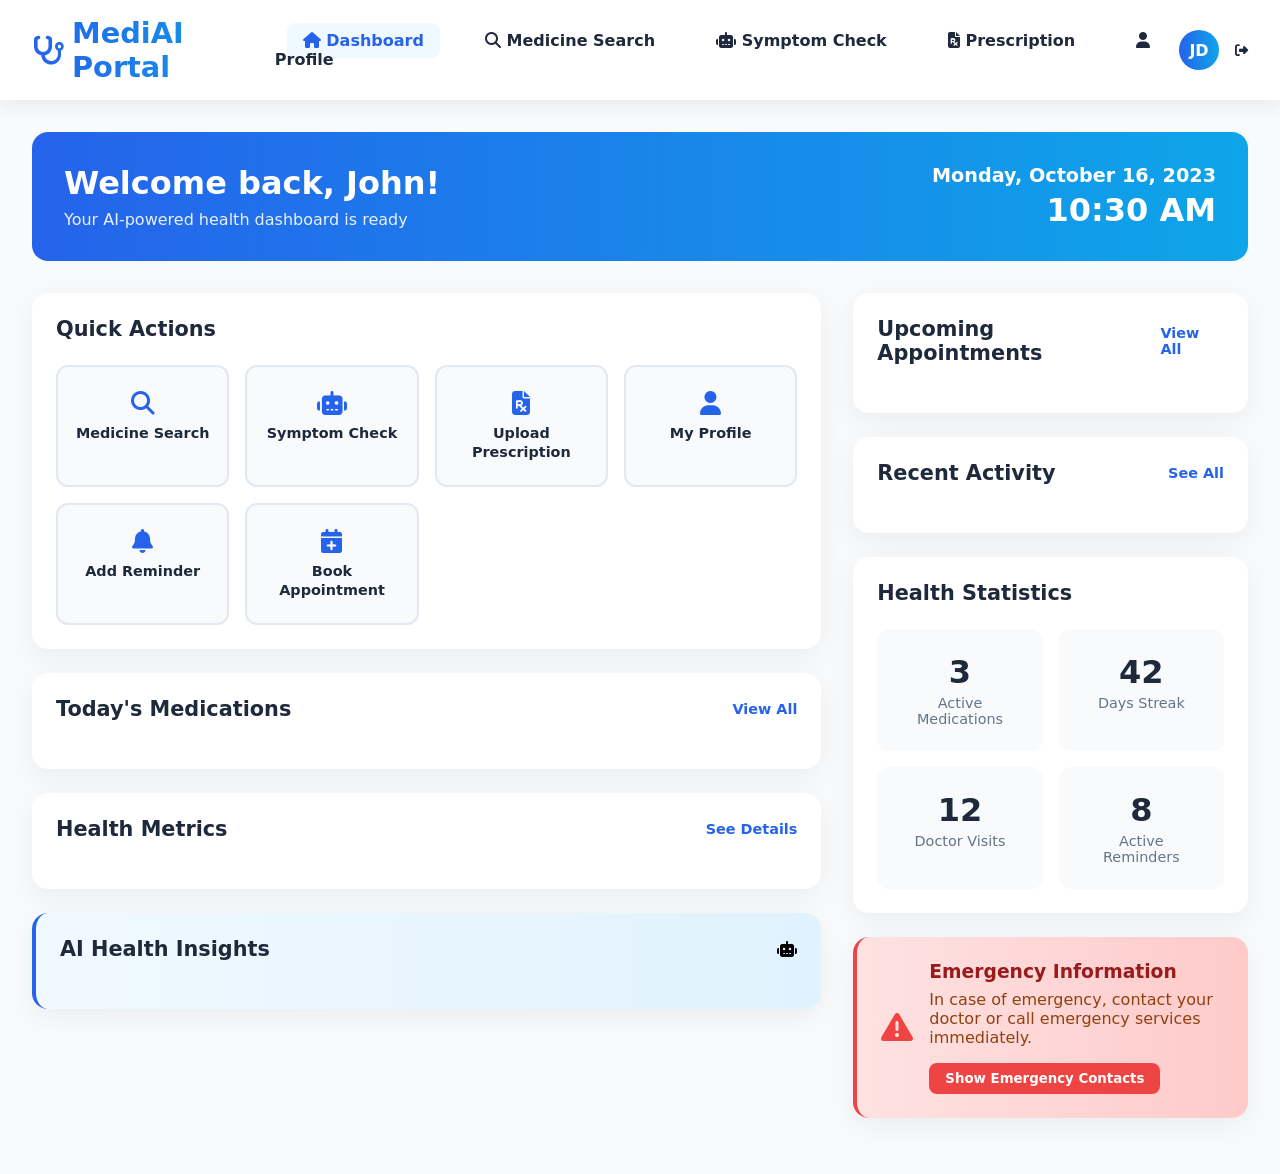
<file: index.html>
<!DOCTYPE html>
<html lang="en">
<head>
    <meta charset="UTF-8">
    <meta name="viewport" content="width=device-width, initial-scale=1.0">
    <title>MediAI Portal | Dashboard</title>
    <link rel="stylesheet" href="https://cdnjs.cloudflare.com/ajax/libs/font-awesome/6.4.0/css/all.min.css">
    <style>
        :root {
            --primary: #2563eb;
            --secondary: #0ea5e9;
            --dark: #1e293b;
            --light: #f8fafc;
            --danger: #ef4444;
            --success: #10b981;
            --warning: #f59e0b;
        }
        
        * {
            margin: 0;
            padding: 0;
            box-sizing: border-box;
            font-family: 'Segoe UI', system-ui, sans-serif;
        }
        
        body {
            background: #f8fafc;
            min-height: 100vh;
        }
        
        .navbar {
            background: white;
            box-shadow: 0 4px 20px rgba(0, 0, 0, 0.08);
            padding: 1rem 2rem;
            display: flex;
            justify-content: space-between;
            align-items: center;
            position: sticky;
            top: 0;
            z-index: 1000;
        }
        
        .logo {
            font-size: 1.8rem;
            font-weight: 800;
            background: linear-gradient(90deg, var(--primary), var(--secondary));
            -webkit-background-clip: text;
            -webkit-text-fill-color: transparent;
            display: flex;
            align-items: center;
            gap: 0.5rem;
        }
        
        .nav-links a {
            margin: 0 0.75rem;
            text-decoration: none;
            color: var(--dark);
            font-weight: 600;
            transition: color 0.3s;
            padding: 0.5rem 1rem;
            border-radius: 8px;
        }
        
        .nav-links a:hover {
            color: var(--primary);
            background: #f0f9ff;
        }
        
        .nav-links a.active {
            color: var(--primary);
            background: #f0f9ff;
        }
        
        .user-menu {
            display: flex;
            align-items: center;
            gap: 1rem;
        }
        
        .user-avatar {
            width: 40px;
            height: 40px;
            border-radius: 50%;
            background: linear-gradient(90deg, var(--primary), var(--secondary));
            color: white;
            display: flex;
            align-items: center;
            justify-content: center;
            font-weight: 600;
        }
        
        .main-content {
            max-width: 1400px;
            margin: 2rem auto;
            padding: 0 2rem;
        }
        
        .welcome-banner {
            background: linear-gradient(90deg, var(--primary), var(--secondary));
            border-radius: 16px;
            padding: 2rem;
            color: white;
            margin-bottom: 2rem;
            display: flex;
            justify-content: space-between;
            align-items: center;
        }
        
        .welcome-text h1 {
            font-size: 2rem;
            margin-bottom: 0.5rem;
        }
        
        .welcome-text p {
            opacity: 0.9;
        }
        
        .date-time {
            text-align: right;
        }
        
        .date-time .date {
            font-size: 1.2rem;
            font-weight: 600;
        }
        
        .date-time .time {
            font-size: 2rem;
            font-weight: 700;
            margin-top: 0.25rem;
        }
        
        .dashboard-grid {
            display: grid;
            grid-template-columns: 2fr 1fr;
            gap: 2rem;
        }
        
        @media (max-width: 1200px) {
            .dashboard-grid {
                grid-template-columns: 1fr;
            }
        }
        
        .dashboard-card {
            background: white;
            border-radius: 16px;
            padding: 1.5rem;
            box-shadow: 0 8px 30px rgba(0, 0, 0, 0.06);
            margin-bottom: 1.5rem;
        }
        
        .card-header {
            display: flex;
            justify-content: space-between;
            align-items: center;
            margin-bottom: 1.5rem;
        }
        
        .card-header h2 {
            color: var(--dark);
            font-size: 1.3rem;
        }
        
        .card-header .view-all {
            color: var(--primary);
            text-decoration: none;
            font-weight: 600;
            font-size: 0.9rem;
        }
        
        .quick-actions {
            display: grid;
            grid-template-columns: repeat(auto-fill, minmax(150px, 1fr));
            gap: 1rem;
        }
        
        .action-btn {
            background: #f8fafc;
            border: 2px solid #e2e8f0;
            border-radius: 12px;
            padding: 1.5rem 1rem;
            text-align: center;
            cursor: pointer;
            transition: all 0.3s;
            text-decoration: none;
            color: var(--dark);
        }
        
        .action-btn:hover {
            border-color: var(--primary);
            background: #f0f9ff;
            transform: translateY(-2px);
            box-shadow: 0 4px 12px rgba(37, 99, 235, 0.1);
        }
        
        .action-btn i {
            font-size: 1.5rem;
            color: var(--primary);
            margin-bottom: 0.5rem;
            display: block;
        }
        
        .action-btn span {
            font-weight: 600;
            font-size: 0.9rem;
        }
        
        .reminders-list {
            margin-top: 1rem;
        }
        
        .reminder-item {
            display: flex;
            align-items: center;
            gap: 1rem;
            padding: 1rem;
            background: #f8fafc;
            border-radius: 12px;
            margin-bottom: 0.75rem;
        }
        
        .reminder-time {
            background: var(--primary);
            color: white;
            padding: 0.5rem 1rem;
            border-radius: 8px;
            font-weight: 600;
            min-width: 80px;
            text-align: center;
        }
        
        .reminder-details {
            flex: 1;
        }
        
        .reminder-name {
            font-weight: 600;
            color: var(--dark);
        }
        
        .reminder-dose {
            color: #64748b;
            font-size: 0.9rem;
        }
        
        .health-metrics {
            display: grid;
            grid-template-columns: repeat(auto-fill, minmax(200px, 1fr));
            gap: 1rem;
        }
        
        .metric-card {
            background: #f8fafc;
            border-radius: 12px;
            padding: 1.5rem;
            text-align: center;
        }
        
        .metric-value {
            font-size: 2rem;
            font-weight: 700;
            color: var(--dark);
            margin-bottom: 0.25rem;
        }
        
        .metric-label {
            color: #64748b;
            font-size: 0.9rem;
        }
        
        .metric-trend {
            display: flex;
            align-items: center;
            justify-content: center;
            gap: 0.25rem;
            margin-top: 0.5rem;
            font-size: 0.9rem;
        }
        
        .trend-up { color: var(--success); }
        .trend-down { color: var(--danger); }
        .trend-stable { color: var(--warning); }
        
        .appointments-list {
            margin-top: 1rem;
        }
        
        .appointment-item {
            display: flex;
            align-items: center;
            gap: 1rem;
            padding: 1rem;
            background: #f8fafc;
            border-radius: 12px;
            margin-bottom: 0.75rem;
        }
        
        .appointment-date {
            background: var(--secondary);
            color: white;
            padding: 0.5rem 1rem;
            border-radius: 8px;
            font-weight: 600;
            min-width: 80px;
            text-align: center;
        }
        
        .appointment-details {
            flex: 1;
        }
        
        .appointment-doctor {
            font-weight: 600;
            color: var(--dark);
        }
        
        .appointment-type {
            color: #64748b;
            font-size: 0.9rem;
        }
        
        .ai-insights {
            background: linear-gradient(90deg, #f0f9ff, #e0f2fe);
            border-left: 4px solid var(--primary);
        }
        
        .insight-item {
            display: flex;
            align-items: flex-start;
            gap: 1rem;
            margin-bottom: 1rem;
            padding-bottom: 1rem;
            border-bottom: 1px solid rgba(37, 99, 235, 0.1);
        }
        
        .insight-item:last-child {
            border-bottom: none;
            margin-bottom: 0;
            padding-bottom: 0;
        }
        
        .insight-icon {
            color: var(--primary);
            font-size: 1.2rem;
            flex-shrink: 0;
        }
        
        .recent-activity {
            margin-top: 1rem;
        }
        
        .activity-item {
            display: flex;
            align-items: center;
            gap: 1rem;
            padding: 1rem;
            border-bottom: 1px solid #f1f5f9;
        }
        
        .activity-item:last-child {
            border-bottom: none;
        }
        
        .activity-icon {
            width: 40px;
            height: 40px;
            border-radius: 8px;
            display: flex;
            align-items: center;
            justify-content: center;
            color: white;
            font-size: 1rem;
        }
        
        .icon-prescription { background: var(--success); }
        .icon-search { background: var(--primary); }
        .icon-symptom { background: var(--warning); }
        .icon-medication { background: var(--secondary); }
        
        .activity-details {
            flex: 1;
        }
        
        .activity-text {
            color: var(--dark);
        }
        
        .activity-time {
            color: #64748b;
            font-size: 0.8rem;
        }
        
        .emergency-card {
            background: linear-gradient(90deg, #fee2e2, #fecaca);
            border-left: 4px solid var(--danger);
        }
        
        .emergency-content {
            display: flex;
            align-items: center;
            gap: 1rem;
        }
        
        .emergency-icon {
            color: var(--danger);
            font-size: 2rem;
        }
        
        .stats-grid {
            display: grid;
            grid-template-columns: repeat(auto-fill, minmax(150px, 1fr));
            gap: 1rem;
            margin-top: 1rem;
        }
        
        .stat-card {
            background: #f8fafc;
            border-radius: 12px;
            padding: 1.5rem;
            text-align: center;
        }
        
        .stat-number {
            font-size: 2rem;
            font-weight: 700;
            color: var(--dark);
            margin-bottom: 0.25rem;
        }
        
        .stat-label {
            color: #64748b;
            font-size: 0.9rem;
        }
        
        .upcoming-medications {
            margin-top: 1rem;
        }
        
        .medication-upcoming {
            display: flex;
            align-items: center;
            gap: 1rem;
            padding: 1rem;
            background: #f8fafc;
            border-radius: 12px;
            margin-bottom: 0.75rem;
        }
        
        .medication-icon {
            width: 40px;
            height: 40px;
            background: var(--primary);
            color: white;
            border-radius: 8px;
            display: flex;
            align-items: center;
            justify-content: center;
        }
        
        .medication-details {
            flex: 1;
        }
        
        .medication-name {
            font-weight: 600;
            color: var(--dark);
        }
        
        .medication-time {
            color: #64748b;
            font-size: 0.9rem;
        }
        
        .take-btn {
            background: var(--success);
            color: white;
            border: none;
            border-radius: 8px;
            padding: 0.5rem 1rem;
            font-weight: 600;
            cursor: pointer;
        }
        
        @media (max-width: 768px) {
            .navbar {
                flex-direction: column;
                gap: 1rem;
                padding: 1rem;
            }
            
            .nav-links {
                display: flex;
                flex-wrap: wrap;
                justify-content: center;
                gap: 0.5rem;
            }
            
            .nav-links a {
                margin: 0;
                padding: 0.5rem;
                font-size: 0.9rem;
            }
            
            .main-content {
                padding: 0 1rem;
            }
            
            .welcome-banner {
                flex-direction: column;
                text-align: center;
                gap: 1rem;
            }
            
            .date-time {
                text-align: center;
            }
            
            .quick-actions {
                grid-template-columns: repeat(auto-fill, minmax(120px, 1fr));
            }
        }
    </style>
</head>
<body>
    <!-- Navigation -->
    <nav class="navbar">
        <div class="logo">
            <i class="fas fa-stethoscope"></i>
            <span>MediAI Portal</span>
        </div>
        
        <div class="nav-links">
            <a href="index.html" class="active"><i class="fas fa-home"></i> Dashboard</a>
            <a href="search.html"><i class="fas fa-search"></i> Medicine Search</a>
            <a href="symptom-checker.html"><i class="fas fa-robot"></i> Symptom Check</a>
            <a href="prescription.html"><i class="fas fa-file-prescription"></i> Prescription</a>
            <a href="profile.html"><i class="fas fa-user"></i> Profile</a>
        </div>
        
        <div class="user-menu">
            <div class="user-avatar" id="userInitials">JD</div>
            <button onclick="logout()" style="background: none; border: none; color: var(--dark); cursor: pointer;">
                <i class="fas fa-sign-out-alt"></i>
            </button>
        </div>
    </nav>
    
    <!-- Main Content -->
    <div class="main-content">
        <!-- Welcome Banner -->
        <div class="welcome-banner">
            <div class="welcome-text">
                <h1 id="welcomeMessage">Welcome back, John!</h1>
                <p>Your AI-powered health dashboard is ready</p>
            </div>
            <div class="date-time">
                <div class="date" id="currentDate">Monday, October 16, 2023</div>
                <div class="time" id="currentTime">10:30 AM</div>
            </div>
        </div>
        
        <div class="dashboard-grid">
            <!-- Left Column -->
            <div>
                <!-- Quick Actions -->
                <div class="dashboard-card">
                    <div class="card-header">
                        <h2>Quick Actions</h2>
                    </div>
                    <div class="quick-actions">
                        <a href="search.html" class="action-btn">
                            <i class="fas fa-search"></i>
                            <span>Medicine Search</span>
                        </a>
                        <a href="symptom-checker.html" class="action-btn">
                            <i class="fas fa-robot"></i>
                            <span>Symptom Check</span>
                        </a>
                        <a href="prescription.html" class="action-btn">
                            <i class="fas fa-file-prescription"></i>
                            <span>Upload Prescription</span>
                        </a>
                        <a href="profile.html" class="action-btn">
                            <i class="fas fa-user"></i>
                            <span>My Profile</span>
                        </a>
                        <div class="action-btn" onclick="quickReminder()">
                            <i class="fas fa-bell"></i>
                            <span>Add Reminder</span>
                        </div>
                        <div class="action-btn" onclick="quickAppointment()">
                            <i class="fas fa-calendar-plus"></i>
                            <span>Book Appointment</span>
                        </div>
                    </div>
                </div>
                
                <!-- Today's Medications -->
                <div class="dashboard-card">
                    <div class="card-header">
                        <h2>Today's Medications</h2>
                        <a href="#" class="view-all">View All</a>
                    </div>
                    <div class="upcoming-medications">
                        <!-- Medication items will be loaded by JavaScript -->
                    </div>
                </div>
                
                <!-- Health Metrics -->
                <div class="dashboard-card">
                    <div class="card-header">
                        <h2>Health Metrics</h2>
                        <a href="profile.html#health" class="view-all">See Details</a>
                    </div>
                    <div class="health-metrics" id="healthMetrics">
                        <!-- Health metrics will be loaded by JavaScript -->
                    </div>
                </div>
                
                <!-- AI Health Insights -->
                <div class="dashboard-card ai-insights">
                    <div class="card-header">
                        <h2>AI Health Insights</h2>
                        <i class="fas fa-robot"></i>
                    </div>
                    <div id="aiInsights">
                        <!-- AI insights will be loaded by JavaScript -->
                    </div>
                </div>
            </div>
            
            <!-- Right Column -->
            <div>
                <!-- Upcoming Appointments -->
                <div class="dashboard-card">
                    <div class="card-header">
                        <h2>Upcoming Appointments</h2>
                        <a href="#" class="view-all">View All</a>
                    </div>
                    <div class="appointments-list" id="appointmentsList">
                        <!-- Appointments will be loaded by JavaScript -->
                    </div>
                </div>
                
                <!-- Recent Activity -->
                <div class="dashboard-card">
                    <div class="card-header">
                        <h2>Recent Activity</h2>
                        <a href="#" class="view-all">See All</a>
                    </div>
                    <div class="recent-activity" id="recentActivity">
                        <!-- Activity items will be loaded by JavaScript -->
                    </div>
                </div>
                
                <!-- Health Stats -->
                <div class="dashboard-card">
                    <div class="card-header">
                        <h2>Health Statistics</h2>
                    </div>
                    <div class="stats-grid">
                        <div class="stat-card">
                            <div class="stat-number" id="statMedications">3</div>
                            <div class="stat-label">Active Medications</div>
                        </div>
                        <div class="stat-card">
                            <div class="stat-number" id="statDays">42</div>
                            <div class="stat-label">Days Streak</div>
                        </div>
                        <div class="stat-card">
                            <div class="stat-number" id="statVisits">12</div>
                            <div class="stat-label">Doctor Visits</div>
                        </div>
                        <div class="stat-card">
                            <div class="stat-number" id="statReminders">8</div>
                            <div class="stat-label">Active Reminders</div>
                        </div>
                    </div>
                </div>
                
                <!-- Emergency Card -->
                <div class="dashboard-card emergency-card">
                    <div class="emergency-content">
                        <div class="emergency-icon">
                            <i class="fas fa-exclamation-triangle"></i>
                        </div>
                        <div>
                            <h3 style="color: #991b1b; margin-bottom: 0.5rem;">Emergency Information</h3>
                            <p style="color: #92400e;">
                                In case of emergency, contact your doctor or call emergency services immediately.
                            </p>
                            <button onclick="showEmergencyInfo()" 
                                    style="margin-top: 1rem; background: var(--danger); color: white; 
                                           border: none; border-radius: 8px; padding: 0.5rem 1rem; 
                                           font-weight: 600; cursor: pointer;">
                                Show Emergency Contacts
                            </button>
                        </div>
                    </div>
                </div>
            </div>
        </div>
    </div>

    <script>
        // Initialize user
        function initUser() {
            const user = JSON.parse(localStorage.getItem('currentUser'));
            if (!user) {
                "Location: frontend/login.html";
                return;
            }
            
            // Set user initials
            const userName = user.name || 'User';
            const initials = userName.split(' ').map(n => n[0]).join('').toUpperCase();
            document.getElementById('userInitials').textContent = initials;
            
            // Set welcome message
            document.getElementById('welcomeMessage').textContent = `Welcome back, ${userName.split(' ')[0]}!`;
            
            // Update time and date
            updateDateTime();
            setInterval(updateDateTime, 60000); // Update every minute
            
            // Load dashboard data
            loadMedications();
            loadHealthMetrics();
            loadAIInsights();
            loadAppointments();
            loadRecentActivity();
            loadStats();
        }
        
        // Update date and time
        function updateDateTime() {
            const now = new Date();
            
            // Format date
            const options = { weekday: 'long', year: 'numeric', month: 'long', day: 'numeric' };
            const dateString = now.toLocaleDateString('en-US', options);
            document.getElementById('currentDate').textContent = dateString;
            
            // Format time
            let hours = now.getHours();
            let minutes = now.getMinutes();
            const ampm = hours >= 12 ? 'PM' : 'AM';
            hours = hours % 12;
            hours = hours ? hours : 12; // 0 should be 12
            minutes = minutes < 10 ? '0' + minutes : minutes;
            const timeString = `${hours}:${minutes} ${ampm}`;
            document.getElementById('currentTime').textContent = timeString;
        }
        
        // Load today's medications
        function loadMedications() {
            const medications = [
                { name: "Lisinopril", dose: "10mg", time: "9:00 AM", taken: false },
                { name: "Metformin", dose: "500mg", time: "8:00 AM", taken: true },
                { name: "Metformin", dose: "500mg", time: "8:00 PM", taken: false },
                { name: "Atorvastatin", dose: "20mg", time: "10:00 PM", taken: false }
            ];
            
            const container = document.querySelector('.upcoming-medications');
            container.innerHTML = '';
            
            medications.forEach(med => {
                const medElement = document.createElement('div');
                medElement.className = 'medication-upcoming';
                medElement.innerHTML = `
                    <div class="medication-icon">
                        <i class="fas fa-pills"></i>
                    </div>
                    <div class="medication-details">
                        <div class="medication-name">${med.name}</div>
                        <div class="medication-time">${med.dose} • ${med.time}</div>
                    </div>
                    <button class="take-btn" onclick="markAsTaken('${med.name}', '${med.time}')" 
                            ${med.taken ? 'disabled style="opacity: 0.5;"' : ''}>
                        ${med.taken ? 'Taken' : 'Take'}
                    </button>
                `;
                container.appendChild(medElement);
            });
        }
        
        // Load health metrics
        function loadHealthMetrics() {
            const metrics = [
                { name: "Blood Pressure", value: "120/80", unit: "mmHg", trend: "stable" },
                { name: "Heart Rate", value: "72", unit: "bpm", trend: "down" },
                { name: "Blood Sugar", value: "110", unit: "mg/dL", trend: "stable" }
            ];
            
            const container = document.getElementById('healthMetrics');
            container.innerHTML = '';
            
            metrics.forEach(metric => {
                const trendClass = `trend-${metric.trend}`;
                const trendIcon = metric.trend === 'up' ? 'fas fa-arrow-up' : 
                                metric.trend === 'down' ? 'fas fa-arrow-down' : 
                                'fas fa-minus';
                
                const card = document.createElement('div');
                card.className = 'metric-card';
                card.innerHTML = `
                    <div class="metric-value">${metric.value} <span style="font-size: 1rem; color: #64748b;">${metric.unit}</span></div>
                    <div class="metric-label">${metric.name}</div>
                    <div class="metric-trend ${trendClass}">
                        <i class="${trendIcon}"></i>
                        <span>${metric.trend === 'up' ? 'Increased' : metric.trend === 'down' ? 'Decreased' : 'Stable'}</span>
                    </div>
                `;
                container.appendChild(card);
            });
        }
        
        // Load AI insights
        function loadAIInsights() {
            const insights = [
                {
                    icon: "fas fa-heartbeat",
                    title: "Blood Pressure Trend",
                    text: "Your blood pressure has been stable over the past month. Continue with current medication."
                },
                {
                    icon: "fas fa-apple-alt",
                    title: "Diet Suggestion",
                    text: "AI suggests increasing potassium-rich foods to support blood pressure management."
                },
                {
                    icon: "fas fa-running",
                    title: "Activity Analysis",
                    text: "Regular exercise detected. Keep up the good work for diabetes management."
                }
            ];
            
            const container = document.getElementById('aiInsights');
            container.innerHTML = '';
            
            insights.forEach(insight => {
                const item = document.createElement('div');
                item.className = 'insight-item';
                item.innerHTML = `
                    <div class="insight-icon">
                        <i class="${insight.icon}"></i>
                    </div>
                    <div>
                        <div style="font-weight: 600; color: var(--dark); margin-bottom: 0.25rem;">
                            ${insight.title}
                        </div>
                        <div style="color: #64748b; font-size: 0.9rem;">
                            ${insight.text}
                        </div>
                    </div>
                `;
                container.appendChild(item);
            });
        }
        
        // Load appointments
        function loadAppointments() {
            const appointments = [
                { date: "Oct 20", day: "Fri", doctor: "Dr. Jane Smith", type: "Regular Checkup", time: "10:00 AM" },
                { date: "Nov 05", day: "Sun", doctor: "Dr. Robert Johnson", type: "Cardiology", time: "2:30 PM" },
                { date: "Nov 15", day: "Wed", doctor: "Dr. Sarah Williams", type: "Lab Test", time: "9:00 AM" }
            ];
            
            const container = document.getElementById('appointmentsList');
            container.innerHTML = '';
            
            appointments.forEach(appointment => {
                const item = document.createElement('div');
                item.className = 'appointment-item';
                item.innerHTML = `
                    <div class="appointment-date">
                        <div style="font-size: 0.8rem;">${appointment.day}</div>
                        <div>${appointment.date}</div>
                    </div>
                    <div class="appointment-details">
                        <div class="appointment-doctor">${appointment.doctor}</div>
                        <div class="appointment-type">${appointment.type} • ${appointment.time}</div>
                    </div>
                    <button style="background: none; border: none; color: var(--primary); cursor: pointer;">
                        <i class="fas fa-chevron-right"></i>
                    </button>
                `;
                container.appendChild(item);
            });
        }
        
        // Load recent activity
        function loadRecentActivity() {
            const activities = [
                {
                    icon: "icon-prescription",
                    iconClass: "fas fa-file-prescription",
                    text: "Prescription uploaded and processed",
                    time: "2 hours ago"
                },
                {
                    icon: "icon-search",
                    iconClass: "fas fa-search",
                    text: "Searched for 'Metformin interactions'",
                    time: "Yesterday"
                },
                {
                    icon: "icon-symptom",
                    iconClass: "fas fa-robot",
                    text: "Used AI symptom checker",
                    time: "2 days ago"
                },
                {
                    icon: "icon-medication",
                    iconClass: "fas fa-pills",
                    text: "Added new medication reminder",
                    time: "3 days ago"
                }
            ];
            
            const container = document.getElementById('recentActivity');
            container.innerHTML = '';
            
            activities.forEach(activity => {
                const item = document.createElement('div');
                item.className = 'activity-item';
                item.innerHTML = `
                    <div class="activity-icon ${activity.icon}">
                        <i class="${activity.iconClass}"></i>
                    </div>
                    <div class="activity-details">
                        <div class="activity-text">${activity.text}</div>
                        <div class="activity-time">${activity.time}</div>
                    </div>
                `;
                container.appendChild(item);
            });
        }
        
        // Load stats
        function loadStats() {
            // These would normally come from backend
            document.getElementById('statMedications').textContent = '3';
            document.getElementById('statDays').textContent = '42';
            document.getElementById('statVisits').textContent = '12';
            document.getElementById('statReminders').textContent = '8';
        }
        
        // Mark medication as taken
        function markAsTaken(medName, time) {
            alert(`Marked ${medName} (${time}) as taken!`);
            // In real app, this would update backend
            loadMedications(); // Refresh display
        }
        
        // Quick reminder
        function quickReminder() {
            alert('Quick reminder: This would open a form to add a new medication reminder.');
        }
        
        // Quick appointment
        function quickAppointment() {
            alert('Quick appointment: This would open a form to book a new doctor appointment.');
        }
        
        // Show emergency info
        function showEmergencyInfo() {
            alert('Emergency Contacts:\n\n1. Jane Doe (Spouse): +1 (555) 987-6543\n2. Dr. Jane Smith: +1 (555) 123-4567\n3. Emergency Services: 911\n\nAlways call 911 for life-threatening emergencies.');
        }
        
        function logout() {
            localStorage.removeItem('currentUser');
            localStorage.removeItem('authToken');
            window.location.href = 'login.html';
        }
        
        // Initialize on page load
        window.addEventListener('DOMContentLoaded', initUser);
    </script>
</body>
</html>
</file>
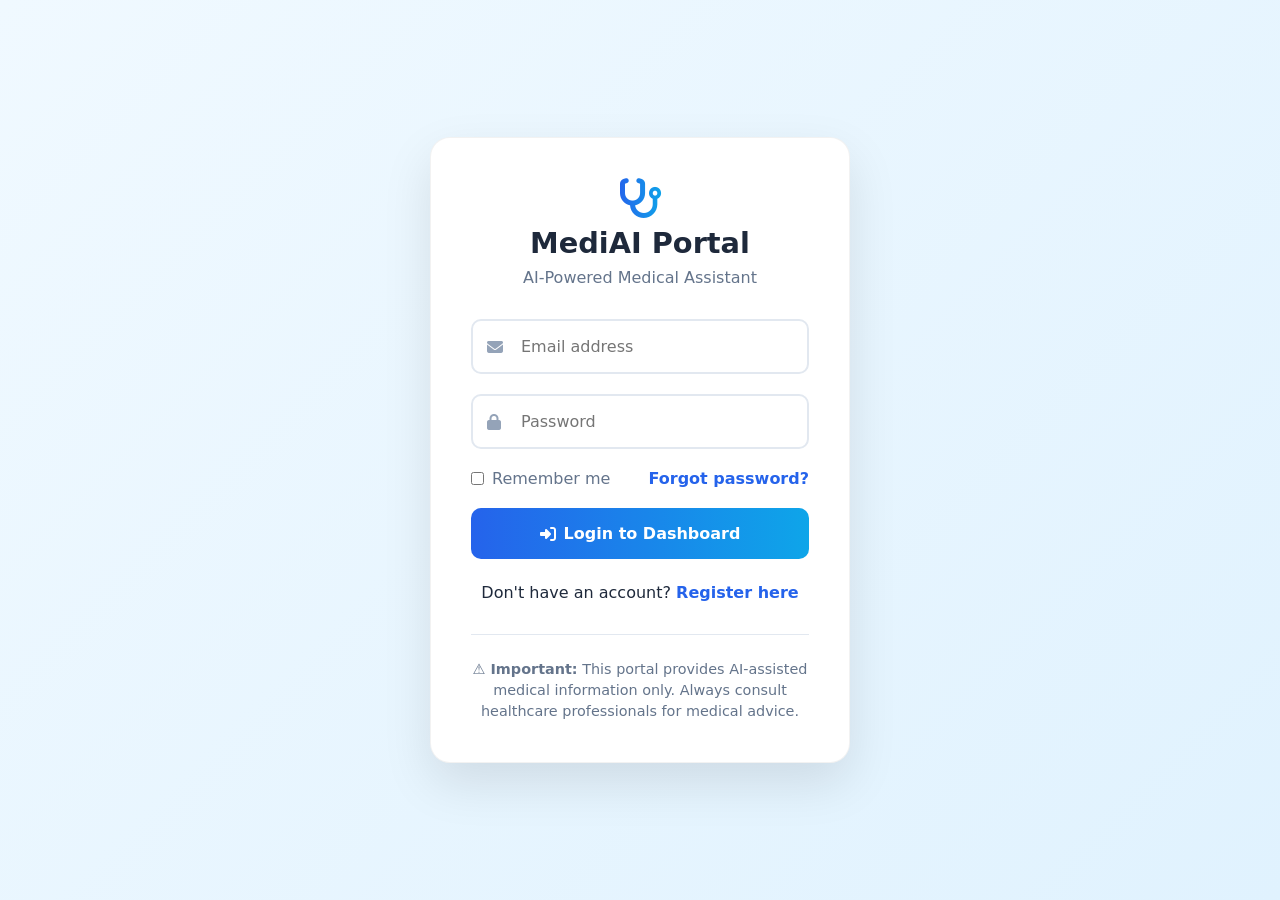
<file: dashboard.html>
<!DOCTYPE html>
<html lang="en">
<head>
    <meta charset="UTF-8">
    <meta name="viewport" content="width=device-width, initial-scale=1.0">
    <title>MediAI Portal | Dashboard</title>
    <link rel="stylesheet" href="https://cdnjs.cloudflare.com/ajax/libs/font-awesome/6.4.0/css/all.min.css">
    <style>
        /* Use the EXACT same CSS as index.html */
        :root {
            --primary: #2563eb;
            --secondary: #0ea5e9;
            --dark: #1e293b;
            --light: #f8fafc;
            --danger: #ef4444;
            --success: #10b981;
            --warning: #f59e0b;
        }
        
        * { margin: 0; padding: 0; box-sizing: border-box; font-family: 'Segoe UI', system-ui, sans-serif; }
        
        body { background: #f8fafc; min-height: 100vh; }
        
        .navbar {
            background: white;
            box-shadow: 0 4px 20px rgba(0, 0, 0, 0.08);
            padding: 1rem 2rem;
            display: flex;
            justify-content: space-between;
            align-items: center;
            position: sticky;
            top: 0;
            z-index: 1000;
        }
        
        .logo {
            font-size: 1.8rem;
            font-weight: 800;
            background: linear-gradient(90deg, var(--primary), var(--secondary));
            -webkit-background-clip: text;
            -webkit-text-fill-color: transparent;
            display: flex;
            align-items: center;
            gap: 0.5rem;
        }
        
        .nav-links a {
            margin: 0 0.75rem;
            text-decoration: none;
            color: var(--dark);
            font-weight: 600;
            transition: color 0.3s;
            padding: 0.5rem 1rem;
            border-radius: 8px;
        }
        
        .nav-links a:hover { color: var(--primary); background: #f0f9ff; }
        .nav-links a.active { color: var(--primary); background: #f0f9ff; }
        
        .user-menu { display: flex; align-items: center; gap: 1rem; }
        
        .user-avatar {
            width: 40px; height: 40px; border-radius: 50%;
            background: linear-gradient(90deg, var(--primary), var(--secondary));
            color: white; display: flex; align-items: center; justify-content: center;
            font-weight: 600;
        }
        
        .main-content { max-width: 1400px; margin: 2rem auto; padding: 0 2rem; }
        
        .welcome-banner {
            background: linear-gradient(90deg, var(--primary), var(--secondary));
            border-radius: 16px; padding: 2rem; color: white;
            margin-bottom: 2rem; display: flex;
            justify-content: space-between; align-items: center;
        }
        
        .welcome-text h1 { font-size: 2rem; margin-bottom: 0.5rem; }
        .welcome-text p { opacity: 0.9; }
        
        .date-time { text-align: right; }
        .date-time .date { font-size: 1.2rem; font-weight: 600; }
        .date-time .time { font-size: 2rem; font-weight: 700; margin-top: 0.25rem; }
        
        .dashboard-grid { display: grid; grid-template-columns: 2fr 1fr; gap: 2rem; }
        
        @media (max-width: 1200px) { .dashboard-grid { grid-template-columns: 1fr; } }
        
        .dashboard-card {
            background: white; border-radius: 16px; padding: 1.5rem;
            box-shadow: 0 8px 30px rgba(0, 0, 0, 0.06); margin-bottom: 1.5rem;
        }
        
        .card-header {
            display: flex; justify-content: space-between;
            align-items: center; margin-bottom: 1.5rem;
        }
        
        .card-header h2 { color: var(--dark); font-size: 1.3rem; }
        .card-header .view-all { color: var(--primary); text-decoration: none; font-weight: 600; font-size: 0.9rem; }
        
        .quick-actions { display: grid; grid-template-columns: repeat(auto-fill, minmax(150px, 1fr)); gap: 1rem; }
        
        .action-btn {
            background: #f8fafc; border: 2px solid #e2e8f0; border-radius: 12px;
            padding: 1.5rem 1rem; text-align: center; cursor: pointer;
            transition: all 0.3s; text-decoration: none; color: var(--dark);
        }
        
        .action-btn:hover {
            border-color: var(--primary); background: #f0f9ff;
            transform: translateY(-2px); box-shadow: 0 4px 12px rgba(37, 99, 235, 0.1);
        }
        
        .action-btn i { font-size: 1.5rem; color: var(--primary); margin-bottom: 0.5rem; display: block; }
        .action-btn span { font-weight: 600; font-size: 0.9rem; }
        
        .reminders-list { margin-top: 1rem; }
        
        .reminder-item {
            display: flex; align-items: center; gap: 1rem; padding: 1rem;
            background: #f8fafc; border-radius: 12px; margin-bottom: 0.75rem;
        }
        
        .reminder-time {
            background: var(--primary); color: white; padding: 0.5rem 1rem;
            border-radius: 8px; font-weight: 600; min-width: 80px; text-align: center;
        }
        
        .reminder-details { flex: 1; }
        .reminder-name { font-weight: 600; color: var(--dark); }
        .reminder-dose { color: #64748b; font-size: 0.9rem; }
        
        .health-metrics { display: grid; grid-template-columns: repeat(auto-fill, minmax(200px, 1fr)); gap: 1rem; }
        
        .metric-card { background: #f8fafc; border-radius: 12px; padding: 1.5rem; text-align: center; }
        .metric-value { font-size: 2rem; font-weight: 700; color: var(--dark); margin-bottom: 0.25rem; }
        .metric-label { color: #64748b; font-size: 0.9rem; }
        
        .metric-trend {
            display: flex; align-items: center; justify-content: center;
            gap: 0.25rem; margin-top: 0.5rem; font-size: 0.9rem;
        }
        
        .trend-up { color: var(--success); }
        .trend-down { color: var(--danger); }
        .trend-stable { color: var(--warning); }
        
        .appointments-list { margin-top: 1rem; }
        
        .appointment-item {
            display: flex; align-items: center; gap: 1rem; padding: 1rem;
            background: #f8fafc; border-radius: 12px; margin-bottom: 0.75rem;
        }
        
        .appointment-date {
            background: var(--secondary); color: white; padding: 0.5rem 1rem;
            border-radius: 8px; font-weight: 600; min-width: 80px; text-align: center;
        }
        
        .appointment-details { flex: 1; }
        .appointment-doctor { font-weight: 600; color: var(--dark); }
        .appointment-type { color: #64748b; font-size: 0.9rem; }
        
        .ai-insights { background: linear-gradient(90deg, #f0f9ff, #e0f2fe); border-left: 4px solid var(--primary); }
        
        .insight-item {
            display: flex; align-items: flex-start; gap: 1rem;
            margin-bottom: 1rem; padding-bottom: 1rem;
            border-bottom: 1px solid rgba(37, 99, 235, 0.1);
        }
        
        .insight-item:last-child { border-bottom: none; margin-bottom: 0; padding-bottom: 0; }
        .insight-icon { color: var(--primary); font-size: 1.2rem; flex-shrink: 0; }
        
        .recent-activity { margin-top: 1rem; }
        
        .activity-item {
            display: flex; align-items: center; gap: 1rem;
            padding: 1rem; border-bottom: 1px solid #f1f5f9;
        }
        
        .activity-item:last-child { border-bottom: none; }
        
        .activity-icon {
            width: 40px; height: 40px; border-radius: 8px;
            display: flex; align-items: center; justify-content: center;
            color: white; font-size: 1rem;
        }
        
        .icon-prescription { background: var(--success); }
        .icon-search { background: var(--primary); }
        .icon-symptom { background: var(--warning); }
        .icon-medication { background: var(--secondary); }
        
        .activity-details { flex: 1; }
        .activity-text { color: var(--dark); }
        .activity-time { color: #64748b; font-size: 0.8rem; }
        
        .emergency-card { background: linear-gradient(90deg, #fee2e2, #fecaca); border-left: 4px solid var(--danger); }
        
        .emergency-content { display: flex; align-items: center; gap: 1rem; }
        .emergency-icon { color: var(--danger); font-size: 2rem; }
        
        .stats-grid { display: grid; grid-template-columns: repeat(auto-fill, minmax(150px, 1fr)); gap: 1rem; margin-top: 1rem; }
        
        .stat-card { background: #f8fafc; border-radius: 12px; padding: 1.5rem; text-align: center; }
        .stat-number { font-size: 2rem; font-weight: 700; color: var(--dark); margin-bottom: 0.25rem; }
        .stat-label { color: #64748b; font-size: 0.9rem; }
        
        .upcoming-medications { margin-top: 1rem; }
        
        .medication-upcoming {
            display: flex; align-items: center; gap: 1rem;
            padding: 1rem; background: #f8fafc; border-radius: 12px; margin-bottom: 0.75rem;
        }
        
        .medication-icon {
            width: 40px; height: 40px; background: var(--primary);
            color: white; border-radius: 8px;
            display: flex; align-items: center; justify-content: center;
        }
        
        .medication-details { flex: 1; }
        .medication-name { font-weight: 600; color: var(--dark); }
        .medication-time { color: #64748b; font-size: 0.9rem; }
        
        .take-btn {
            background: var(--success); color: white; border: none;
            border-radius: 8px; padding: 0.5rem 1rem; font-weight: 600; cursor: pointer;
        }
        
        @media (max-width: 768px) {
            .navbar { flex-direction: column; gap: 1rem; padding: 1rem; }
            .nav-links { display: flex; flex-wrap: wrap; justify-content: center; gap: 0.5rem; }
            .nav-links a { margin: 0; padding: 0.5rem; font-size: 0.9rem; }
            .main-content { padding: 0 1rem; }
            .welcome-banner { flex-direction: column; text-align: center; gap: 1rem; }
            .date-time { text-align: center; }
            .quick-actions { grid-template-columns: repeat(auto-fill, minmax(120px, 1fr)); }
        }
    </style>
</head>
<body>
    <!-- Navigation -->
    <nav class="navbar">
        <div class="logo">
            <i class="fas fa-stethoscope"></i>
            <span>MediAI Portal</span>
        </div>
        
        <div class="nav-links">
            <a href="dashboard.html" class="active"><i class="fas fa-home"></i> Dashboard</a>
            <a href="search.html"><i class="fas fa-search"></i> Medicine Search</a>
            <a href="symptom-checker.html"><i class="fas fa-robot"></i> Symptom Check</a>
            <a href="prescription.html"><i class="fas fa-file-prescription"></i> Prescription</a>
            <a href="profile.html"><i class="fas fa-user"></i> Profile</a>
        </div>
        
        <div class="user-menu">
            <div class="user-avatar" id="userInitials">JD</div>
            <button onclick="logout()" style="background: none; border: none; color: var(--dark); cursor: pointer;">
                <i class="fas fa-sign-out-alt"></i>
            </button>
        </div>
    </nav>
    
    <!-- Main Content -->
    <div class="main-content">
        <!-- Welcome Banner -->
        <div class="welcome-banner">
            <div class="welcome-text">
                <h1 id="welcomeMessage">Welcome back, John!</h1>
                <p>Your AI-powered health dashboard is ready</p>
            </div>
            <div class="date-time">
                <div class="date" id="currentDate">Monday, October 16, 2023</div>
                <div class="time" id="currentTime">10:30 AM</div>
            </div>
        </div>
        
        <div class="dashboard-grid">
            <!-- Left Column -->
            <div>
                <!-- Quick Actions -->
                <div class="dashboard-card">
                    <div class="card-header">
                        <h2>Quick Actions</h2>
                    </div>
                    <div class="quick-actions">
                        <a href="search.html" class="action-btn">
                            <i class="fas fa-search"></i>
                            <span>Medicine Search</span>
                        </a>
                        <a href="symptom-checker.html" class="action-btn">
                            <i class="fas fa-robot"></i>
                            <span>Symptom Check</span>
                        </a>
                        <a href="prescription.html" class="action-btn">
                            <i class="fas fa-file-prescription"></i>
                            <span>Upload Prescription</span>
                        </a>
                        <a href="profile.html" class="action-btn">
                            <i class="fas fa-user"></i>
                            <span>My Profile</span>
                        </a>
                        <div class="action-btn" onclick="quickReminder()">
                            <i class="fas fa-bell"></i>
                            <span>Add Reminder</span>
                        </div>
                        <div class="action-btn" onclick="quickAppointment()">
                            <i class="fas fa-calendar-plus"></i>
                            <span>Book Appointment</span>
                        </div>
                    </div>
                </div>
                
                <!-- Today's Medications -->
                <div class="dashboard-card">
                    <div class="card-header">
                        <h2>Today's Medications</h2>
                        <a href="#" class="view-all">View All</a>
                    </div>
                    <div class="upcoming-medications" id="medicationsContainer">
                        <!-- Medications will be loaded by JavaScript -->
                    </div>
                </div>
                
                <!-- Health Metrics -->
                <div class="dashboard-card">
                    <div class="card-header">
                        <h2>Health Metrics</h2>
                        <a href="profile.html#health" class="view-all">See Details</a>
                    </div>
                    <div class="health-metrics" id="healthMetrics">
                        <!-- Health metrics will be loaded by JavaScript -->
                    </div>
                </div>
                
                <!-- AI Health Insights -->
                <div class="dashboard-card ai-insights">
                    <div class="card-header">
                        <h2>AI Health Insights</h2>
                        <i class="fas fa-robot"></i>
                    </div>
                    <div id="aiInsights">
                        <!-- AI insights will be loaded by JavaScript -->
                    </div>
                </div>
            </div>
            
            <!-- Right Column -->
            <div>
                <!-- Upcoming Appointments -->
                <div class="dashboard-card">
                    <div class="card-header">
                        <h2>Upcoming Appointments</h2>
                        <a href="#" class="view-all">View All</a>
                    </div>
                    <div class="appointments-list" id="appointmentsList">
                        <!-- Appointments will be loaded by JavaScript -->
                    </div>
                </div>
                
                <!-- Recent Activity -->
                <div class="dashboard-card">
                    <div class="card-header">
                        <h2>Recent Activity</h2>
                        <a href="#" class="view-all">See All</a>
                    </div>
                    <div class="recent-activity" id="recentActivity">
                        <!-- Activity items will be loaded by JavaScript -->
                    </div>
                </div>
                
                <!-- Health Stats -->
                <div class="dashboard-card">
                    <div class="card-header">
                        <h2>Health Statistics</h2>
                    </div>
                    <div class="stats-grid">
                        <div class="stat-card">
                            <div class="stat-number" id="statMedications">3</div>
                            <div class="stat-label">Active Medications</div>
                        </div>
                        <div class="stat-card">
                            <div class="stat-number" id="statDays">42</div>
                            <div class="stat-label">Days Streak</div>
                        </div>
                        <div class="stat-card">
                            <div class="stat-number" id="statVisits">12</div>
                            <div class="stat-label">Doctor Visits</div>
                        </div>
                        <div class="stat-card">
                            <div class="stat-number" id="statReminders">8</div>
                            <div class="stat-label">Active Reminders</div>
                        </div>
                    </div>
                </div>
                
                <!-- Emergency Card -->
                <div class="dashboard-card emergency-card">
                    <div class="emergency-content">
                        <div class="emergency-icon">
                            <i class="fas fa-exclamation-triangle"></i>
                        </div>
                        <div>
                            <h3 style="color: #991b1b; margin-bottom: 0.5rem;">Emergency Information</h3>
                            <p style="color: #92400e;">
                                In case of emergency, contact your doctor or call emergency services immediately.
                            </p>
                            <button onclick="showEmergencyInfo()" 
                                    style="margin-top: 1rem; background: var(--danger); color: white; 
                                           border: none; border-radius: 8px; padding: 0.5rem 1rem; 
                                           font-weight: 600; cursor: pointer;">
                                Show Emergency Contacts
                            </button>
                        </div>
                    </div>
                </div>
            </div>
        </div>
    </div>

    <script>
        // Initialize user
        function initUser() {
            const user = JSON.parse(localStorage.getItem('currentUser'));
            if (!user) {
                window.location.href = 'login.html';
                return;
            }
            
            // Set user initials
            const userName = user.name || 'User';
            const initials = userName.split(' ').map(n => n[0]).join('').toUpperCase();
            document.getElementById('userInitials').textContent = initials;
            
            // Set welcome message
            document.getElementById('welcomeMessage').textContent = `Welcome back, ${userName.split(' ')[0]}!`;
            
            // Update time and date
            updateDateTime();
            setInterval(updateDateTime, 60000);
            
            // Load dashboard data
            loadMedications();
            loadHealthMetrics();
            loadAIInsights();
            loadAppointments();
            loadRecentActivity();
            loadStats();
        }
        
        // Update date and time
        function updateDateTime() {
            const now = new Date();
            
            // Format date
            const options = { weekday: 'long', year: 'numeric', month: 'long', day: 'numeric' };
            const dateString = now.toLocaleDateString('en-US', options);
            document.getElementById('currentDate').textContent = dateString;
            
            // Format time
            let hours = now.getHours();
            let minutes = now.getMinutes();
            const ampm = hours >= 12 ? 'PM' : 'AM';
            hours = hours % 12;
            hours = hours ? hours : 12;
            minutes = minutes < 10 ? '0' + minutes : minutes;
            const timeString = `${hours}:${minutes} ${ampm}`;
            document.getElementById('currentTime').textContent = timeString;
        }
        
        // Load today's medications
        function loadMedications() {
            const medications = [
                { name: "Lisinopril", dose: "10mg", time: "9:00 AM", taken: false },
                { name: "Metformin", dose: "500mg", time: "8:00 AM", taken: true },
                { name: "Metformin", dose: "500mg", time: "8:00 PM", taken: false },
                { name: "Atorvastatin", dose: "20mg", time: "10:00 PM", taken: false }
            ];
            
            const container = document.getElementById('medicationsContainer');
            container.innerHTML = '';
            
            medications.forEach(med => {
                const medElement = document.createElement('div');
                medElement.className = 'medication-upcoming';
                medElement.innerHTML = `
                    <div class="medication-icon">
                        <i class="fas fa-pills"></i>
                    </div>
                    <div class="medication-details">
                        <div class="medication-name">${med.name}</div>
                        <div class="medication-time">${med.dose} • ${med.time}</div>
                    </div>
                    <button class="take-btn" onclick="markAsTaken('${med.name}', '${med.time}')" 
                            ${med.taken ? 'disabled style="opacity: 0.5;"' : ''}>
                        ${med.taken ? 'Taken' : 'Take'}
                    </button>
                `;
                container.appendChild(medElement);
            });
        }
        
        // Load health metrics
        function loadHealthMetrics() {
            const metrics = [
                { name: "Blood Pressure", value: "120/80", unit: "mmHg", trend: "stable" },
                { name: "Heart Rate", value: "72", unit: "bpm", trend: "down" },
                { name: "Blood Sugar", value: "110", unit: "mg/dL", trend: "stable" }
            ];
            
            const container = document.getElementById('healthMetrics');
            container.innerHTML = '';
            
            metrics.forEach(metric => {
                const trendClass = `trend-${metric.trend}`;
                const trendIcon = metric.trend === 'up' ? 'fas fa-arrow-up' : 
                                metric.trend === 'down' ? 'fas fa-arrow-down' : 
                                'fas fa-minus';
                
                const card = document.createElement('div');
                card.className = 'metric-card';
                card.innerHTML = `
                    <div class="metric-value">${metric.value} <span style="font-size: 1rem; color: #64748b;">${metric.unit}</span></div>
                    <div class="metric-label">${metric.name}</div>
                    <div class="metric-trend ${trendClass}">
                        <i class="${trendIcon}"></i>
                        <span>${metric.trend === 'up' ? 'Increased' : metric.trend === 'down' ? 'Decreased' : 'Stable'}</span>
                    </div>
                `;
                container.appendChild(card);
            });
        }
        
        // Load AI insights
        function loadAIInsights() {
            const insights = [
                {
                    icon: "fas fa-heartbeat",
                    title: "Blood Pressure Trend",
                    text: "Your blood pressure has been stable over the past month. Continue with current medication."
                },
                {
                    icon: "fas fa-apple-alt",
                    title: "Diet Suggestion",
                    text: "AI suggests increasing potassium-rich foods to support blood pressure management."
                },
                {
                    icon: "fas fa-running",
                    title: "Activity Analysis",
                    text: "Regular exercise detected. Keep up the good work for diabetes management."
                }
            ];
            
            const container = document.getElementById('aiInsights');
            container.innerHTML = '';
            
            insights.forEach(insight => {
                const item = document.createElement('div');
                item.className = 'insight-item';
                item.innerHTML = `
                    <div class="insight-icon">
                        <i class="${insight.icon}"></i>
                    </div>
                    <div>
                        <div style="font-weight: 600; color: var(--dark); margin-bottom: 0.25rem;">
                            ${insight.title}
                        </div>
                        <div style="color: #64748b; font-size: 0.9rem;">
                            ${insight.text}
                        </div>
                    </div>
                `;
                container.appendChild(item);
            });
        }
        
        // Load appointments
        function loadAppointments() {
            const appointments = [
                { date: "Oct 20", day: "Fri", doctor: "Dr. Jane Smith", type: "Regular Checkup", time: "10:00 AM" },
                { date: "Nov 05", day: "Sun", doctor: "Dr. Robert Johnson", type: "Cardiology", time: "2:30 PM" },
                { date: "Nov 15", day: "Wed", doctor: "Dr. Sarah Williams", type: "Lab Test", time: "9:00 AM" }
            ];
            
            const container = document.getElementById('appointmentsList');
            container.innerHTML = '';
            
            appointments.forEach(appointment => {
                const item = document.createElement('div');
                item.className = 'appointment-item';
                item.innerHTML = `
                    <div class="appointment-date">
                        <div style="font-size: 0.8rem;">${appointment.day}</div>
                        <div>${appointment.date}</div>
                    </div>
                    <div class="appointment-details">
                        <div class="appointment-doctor">${appointment.doctor}</div>
                        <div class="appointment-type">${appointment.type} • ${appointment.time}</div>
                    </div>
                    <button style="background: none; border: none; color: var(--primary); cursor: pointer;">
                        <i class="fas fa-chevron-right"></i>
                    </button>
                `;
                container.appendChild(item);
            });
        }
        
        // Load recent activity
        function loadRecentActivity() {
            const activities = [
                {
                    icon: "icon-prescription",
                    iconClass: "fas fa-file-prescription",
                    text: "Prescription uploaded and processed",
                    time: "2 hours ago"
                },
                {
                    icon: "icon-search",
                    iconClass: "fas fa-search",
                    text: "Searched for 'Metformin interactions'",
                    time: "Yesterday"
                },
                {
                    icon: "icon-symptom",
                    iconClass: "fas fa-robot",
                    text: "Used AI symptom checker",
                    time: "2 days ago"
                },
                {
                    icon: "icon-medication",
                    iconClass: "fas fa-pills",
                    text: "Added new medication reminder",
                    time: "3 days ago"
                }
            ];
            
            const container = document.getElementById('recentActivity');
            container.innerHTML = '';
            
            activities.forEach(activity => {
                const item = document.createElement('div');
                item.className = 'activity-item';
                item.innerHTML = `
                    <div class="activity-icon ${activity.icon}">
                        <i class="${activity.iconClass}"></i>
                    </div>
                    <div class="activity-details">
                        <div class="activity-text">${activity.text}</div>
                        <div class="activity-time">${activity.time}</div>
                    </div>
                `;
                container.appendChild(item);
            });
        }
        
        // Load stats
        function loadStats() {
            document.getElementById('statMedications').textContent = '3';
            document.getElementById('statDays').textContent = '42';
            document.getElementById('statVisits').textContent = '12';
            document.getElementById('statReminders').textContent = '8';
        }
        
        // Mark medication as taken
        function markAsTaken(medName, time) {
            alert(`Marked ${medName} (${time}) as taken!`);
            loadMedications();
        }
        
        // Quick reminder
        function quickReminder() {
            alert('Quick reminder: This would open a form to add a new medication reminder.');
        }
        
        // Quick appointment
        function quickAppointment() {
            alert('Quick appointment: This would open a form to book a new doctor appointment.');
        }
        
        // Show emergency info
        function showEmergencyInfo() {
            alert('Emergency Contacts:\n\n1. Jane Doe (Spouse): +1 (555) 987-6543\n2. Dr. Jane Smith: +1 (555) 123-4567\n3. Emergency Services: 911\n\nAlways call 911 for life-threatening emergencies.');
        }
        
        function logout() {
            localStorage.removeItem('currentUser');
            localStorage.removeItem('authToken');
            window.location.href = 'login.html';
        }
        
        // Initialize on page load
        window.addEventListener('DOMContentLoaded', initUser);
    </script>
</body>
</html>
</file>
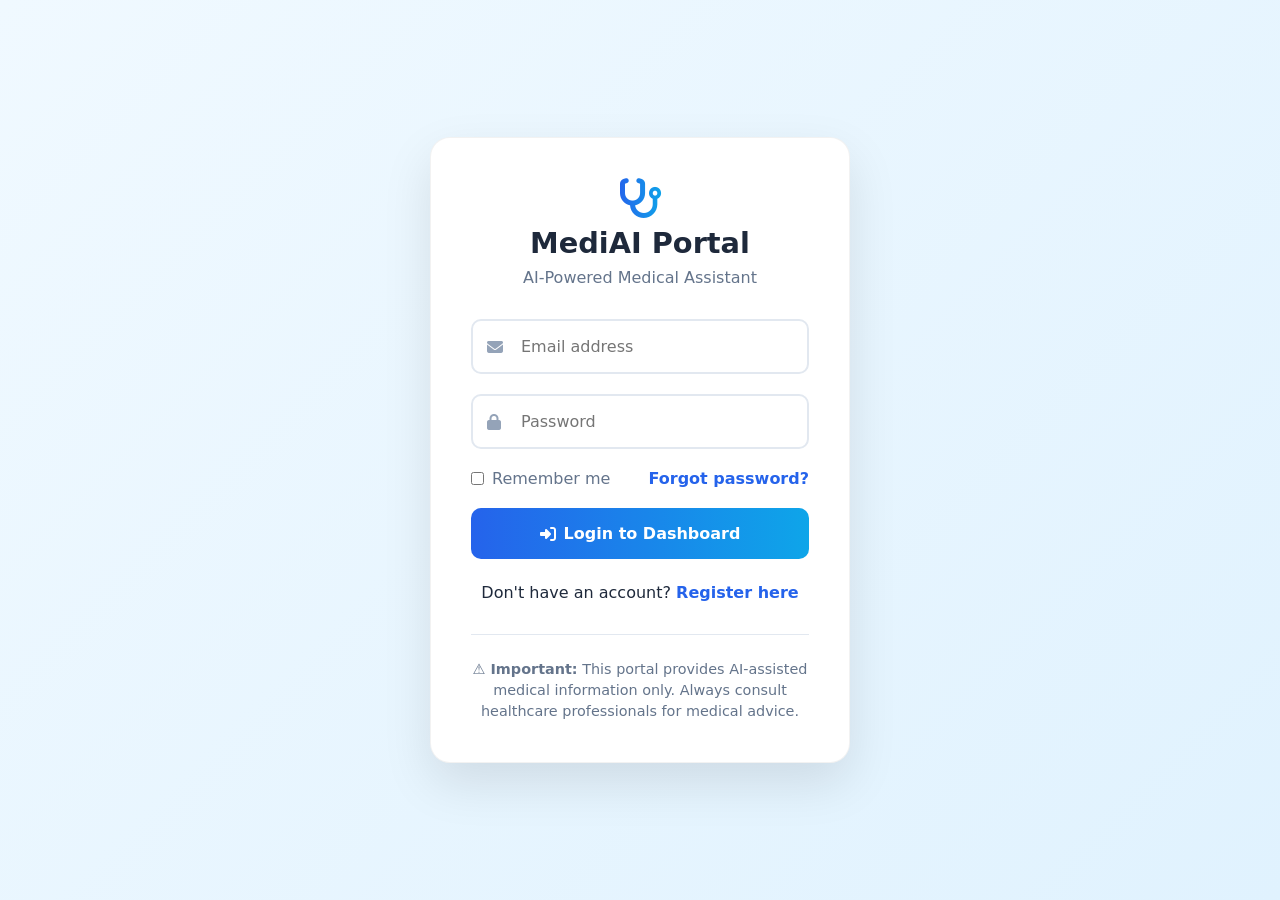
<file: login.html>
<!DOCTYPE html>
<html lang="en">
<head>
  <meta charset="UTF-8" />
  <meta name="viewport" content="width=device-width, initial-scale=1.0" />
  <title>MediAI Portal | Login</title>

  <link rel="stylesheet" href="https://cdnjs.cloudflare.com/ajax/libs/font-awesome/6.4.0/css/all.min.css" />

  <style>
    :root{
      --primary:#2563eb;
      --secondary:#0ea5e9;
      --dark:#1e293b;
      --muted:#64748b;
      --border:#e2e8f0;
      --danger:#ef4444;
      --success:#10b981;
      --bg1:#f0f9ff;
      --bg2:#e0f2fe;
    }

    *{ margin:0; padding:0; box-sizing:border-box; font-family:'Segoe UI',system-ui,sans-serif; }

    body{
      min-height:100vh;
      display:flex;
      align-items:center;
      justify-content:center;
      padding:1rem;
      background:linear-gradient(135deg,var(--bg1) 0%,var(--bg2) 100%);
    }

    .login-container{ width:100%; max-width:420px; }
    .login-card{
      background:#fff;
      padding:2.5rem;
      border-radius:20px;
      border:1px solid rgba(0,0,0,.05);
      box-shadow:0 20px 50px rgba(0,0,0,.1);
    }

    .logo{ text-align:center; margin-bottom:2rem; }
    .logo i{
      font-size:2.5rem;
      background:linear-gradient(90deg,var(--primary),var(--secondary));
      -webkit-background-clip:text;
      -webkit-text-fill-color:transparent;
    }
    .logo h1{ font-size:1.8rem; font-weight:800; color:var(--dark); margin-top:.5rem; }
    .logo p{ color:var(--muted); margin-top:.5rem; }

    .alert{
      display:none;
      padding:1rem;
      border-radius:10px;
      margin-bottom:1.25rem;
      font-weight:600;
      font-size:.95rem;
    }
    .alert-danger{ background:#fee2e2; border:1px solid #fecaca; color:#dc2626; }
    .alert-success{ background:#d1fae5; border:1px solid #a7f3d0; color:#059669; }

    .form-group{ margin-bottom:1.25rem; }
    .input-icon{ position:relative; }
    .input-icon i{
      position:absolute;
      left:1rem;
      top:50%;
      transform:translateY(-50%);
      color:#94a3b8;
      pointer-events:none;
    }

    .form-control{
      width:100%;
      padding:1rem 1rem 1rem 3rem;
      border:2px solid var(--border);
      border-radius:10px;
      font-size:1rem;
      transition:.2s;
      outline:none;
    }
    .form-control:focus{
      border-color:var(--primary);
      box-shadow:0 0 0 3px rgba(37,99,235,.12);
    }

    .row-between{
      display:flex;
      justify-content:space-between;
      align-items:center;
      gap:1rem;
      margin-bottom:1.25rem;
    }

    .remember{
      display:flex;
      align-items:center;
      gap:.5rem;
      color:var(--muted);
      user-select:none;
    }

    .link{
      color:var(--primary);
      text-decoration:none;
      font-weight:700;
    }
    .link:hover{ text-decoration:underline; }

    .btn{
      width:100%;
      padding:1rem;
      border:none;
      border-radius:10px;
      font-size:1rem;
      font-weight:700;
      cursor:pointer;
      display:flex;
      align-items:center;
      justify-content:center;
      gap:.5rem;
      transition:.2s;
    }
    .btn-primary{
      color:#fff;
      background:linear-gradient(90deg,var(--primary),var(--secondary));
    }
    .btn-primary:hover{
      transform:translateY(-2px);
      box-shadow:0 6px 20px rgba(37,99,235,.3);
    }
    .btn:disabled{
      opacity:.75;
      cursor:not-allowed;
      transform:none;
      box-shadow:none;
    }

    .footer-note{
      margin-top:2rem;
      padding-top:1.5rem;
      border-top:1px solid var(--border);
      text-align:center;
      color:var(--muted);
      font-size:.9rem;
      line-height:1.45;
    }
  </style>
</head>

<body>
  <div class="login-container">
    <div class="login-card">

      <div class="logo">
        <i class="fas fa-stethoscope"></i>
        <h1>MediAI Portal</h1>
        <p>AI-Powered Medical Assistant</p>
      </div>

      <div id="alert" class="alert"></div>

      <form id="loginForm" autocomplete="on">
        <div class="form-group input-icon">
          <i class="fas fa-envelope"></i>
          <input type="email" id="email" class="form-control" placeholder="Email address" required />
        </div>

        <div class="form-group input-icon">
          <i class="fas fa-lock"></i>
          <input type="password" id="password" class="form-control" placeholder="Password" required />
        </div>

        <div class="row-between">
          <label class="remember">
            <input type="checkbox" id="remember" />
            <span>Remember me</span>
          </label>

          <a class="link" href="#">Forgot password?</a>
        </div>

        <button id="submitBtn" type="submit" class="btn btn-primary">
          <i class="fas fa-sign-in-alt"></i>
          <span>Login to Dashboard</span>
        </button>
      </form>

      <p style="text-align:center; margin-top:1.5rem; color:var(--dark);">
        Don't have an account? <a class="link" href="register.html">Register here</a>
      </p>

      <div class="footer-note">
        <strong>⚠️ Important:</strong> This portal provides AI-assisted medical information only.
        Always consult healthcare professionals for medical advice.
      </div>

    </div>
  </div>

  <script>
    // If you later connect real backend, update this:
    const API_BASE = "http://localhost:3001/api";

    const alertBox = document.getElementById("alert");
    const loginForm = document.getElementById("loginForm");
    const submitBtn = document.getElementById("submitBtn");

    function showAlert(message, type = "danger") {
      alertBox.className = `alert alert-${type}`;
      alertBox.textContent = message;
      alertBox.style.display = "block";
    }

    function hideAlert() {
      alertBox.style.display = "none";
      alertBox.className = "alert";
      alertBox.textContent = "";
    }

    function setLoading(isLoading) {
      if (isLoading) {
        submitBtn.disabled = true;
        submitBtn.innerHTML = `<i class="fas fa-spinner fa-spin"></i><span>Authenticating...</span>`;
      } else {
        submitBtn.disabled = false;
        submitBtn.innerHTML = `<i class="fas fa-sign-in-alt"></i><span>Login to Dashboard</span>`;
      }
    }

    function redirectToDashboard() {
      // same folder redirect (frontend/index.html if this file is in frontend)
      window.location.href = "./index.html";
    }

    // Avoid redirect loop: only redirect if token exists
    window.addEventListener("DOMContentLoaded", () => {
      try {
        const token = localStorage.getItem("authToken");
        if (token) redirectToDashboard();
      } catch (e) {
        // ignore storage errors
      }
    });

    loginForm.addEventListener("submit", async (e) => {
      e.preventDefault();
      hideAlert();

      const email = document.getElementById("email").value.trim();
      const password = document.getElementById("password").value;

      if (!email || !password) {
        showAlert("Please fill in all fields", "danger");
        return;
      }

      setLoading(true);

      try {
        /**
         * DEMO LOGIN MODE (your current behavior)
         * Replace this part with real fetch() call when backend ready.
         */

        await new Promise((r) => setTimeout(r, 900));

        const user = {
          id: 1,
          name: "Demo User",
          email,
          token: "demo_jwt_token_" + Date.now()
        };

        localStorage.setItem("currentUser", JSON.stringify(user));
        localStorage.setItem("authToken", user.token);

        // Optional: remember email
        if (document.getElementById("remember").checked) {
          localStorage.setItem("rememberEmail", email);
        } else {
          localStorage.removeItem("rememberEmail");
        }

        showAlert("Login successful! Redirecting...", "success");

        setTimeout(() => {
          redirectToDashboard();
        }, 900);

      } catch (err) {
        showAlert("Login failed. Please check your credentials.", "danger");
        setLoading(false);
      }
    });
  </script>
</body>
</html>
</file>
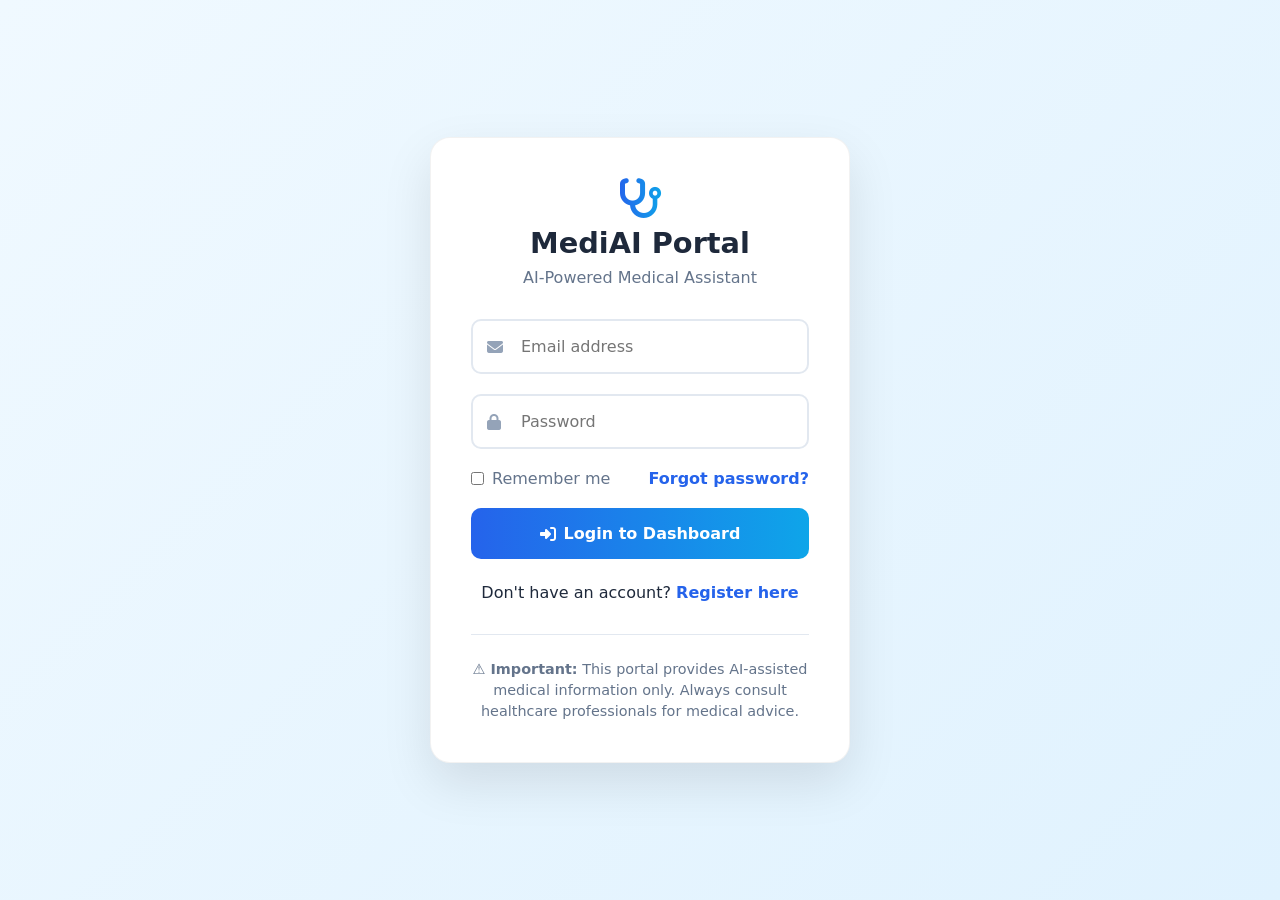
<file: prescription.html>
<!DOCTYPE html>
<html lang="en">
<head>
    <meta charset="UTF-8">
    <meta name="viewport" content="width=device-width, initial-scale=1.0">
    <title>MediAI Portal | Prescription Upload</title>
    <link rel="stylesheet" href="https://cdnjs.cloudflare.com/ajax/libs/font-awesome/6.4.0/css/all.min.css">
    <style>
        :root {
            --primary: #2563eb;
            --secondary: #0ea5e9;
            --dark: #1e293b;
            --light: #f8fafc;
            --danger: #ef4444;
            --success: #10b981;
            --warning: #f59e0b;
        }
        
        * {
            margin: 0;
            padding: 0;
            box-sizing: border-box;
            font-family: 'Segoe UI', system-ui, sans-serif;
        }
        
        body {
            background: #f8fafc;
            min-height: 100vh;
        }
        
        .navbar {
            background: white;
            box-shadow: 0 4px 20px rgba(0, 0, 0, 0.08);
            padding: 1rem 2rem;
            display: flex;
            justify-content: space-between;
            align-items: center;
            position: sticky;
            top: 0;
            z-index: 1000;
        }
        
        .logo {
            font-size: 1.8rem;
            font-weight: 800;
            background: linear-gradient(90deg, var(--primary), var(--secondary));
            -webkit-background-clip: text;
            -webkit-text-fill-color: transparent;
            display: flex;
            align-items: center;
            gap: 0.5rem;
        }
        
        .nav-links a {
            margin: 0 0.75rem;
            text-decoration: none;
            color: var(--dark);
            font-weight: 600;
            transition: color 0.3s;
            padding: 0.5rem 1rem;
            border-radius: 8px;
        }
        
        .nav-links a:hover {
            color: var(--primary);
            background: #f0f9ff;
        }
        
        .nav-links a.active {
            color: var(--primary);
            background: #f0f9ff;
        }
        
        .user-menu {
            display: flex;
            align-items: center;
            gap: 1rem;
        }
        
        .user-avatar {
            width: 40px;
            height: 40px;
            border-radius: 50%;
            background: linear-gradient(90deg, var(--primary), var(--secondary));
            color: white;
            display: flex;
            align-items: center;
            justify-content: center;
            font-weight: 600;
        }
        
        .main-content {
            max-width: 1200px;
            margin: 2rem auto;
            padding: 0 2rem;
        }
        
        .page-header {
            text-align: center;
            margin-bottom: 2rem;
        }
        
        .page-header h1 {
            font-size: 2.5rem;
            color: var(--dark);
            margin-bottom: 0.5rem;
        }
        
        .page-header p {
            color: #64748b;
            font-size: 1.1rem;
            max-width: 600px;
            margin: 0 auto;
        }
        
        .upload-container {
            display: grid;
            grid-template-columns: 1fr 1fr;
            gap: 2rem;
            margin-bottom: 2rem;
        }
        
        @media (max-width: 992px) {
            .upload-container {
                grid-template-columns: 1fr;
            }
        }
        
        .upload-card {
            background: white;
            border-radius: 16px;
            padding: 2rem;
            box-shadow: 0 8px 30px rgba(0, 0, 0, 0.06);
        }
        
        .upload-area {
            border: 2px dashed #cbd5e1;
            border-radius: 12px;
            padding: 3rem 2rem;
            text-align: center;
            cursor: pointer;
            transition: all 0.3s;
            margin-top: 1.5rem;
        }
        
        .upload-area:hover {
            border-color: var(--primary);
            background: #f8fafc;
        }
        
        .upload-area.dragover {
            border-color: var(--primary);
            background: #f0f9ff;
        }
        
        .upload-icon {
            font-size: 3rem;
            color: #94a3b8;
            margin-bottom: 1rem;
        }
        
        .upload-area.dragover .upload-icon {
            color: var(--primary);
        }
        
        .upload-btn {
            padding: 0.75rem 2rem;
            background: var(--primary);
            color: white;
            border: none;
            border-radius: 8px;
            font-weight: 600;
            cursor: pointer;
            transition: all 0.3s;
            display: inline-flex;
            align-items: center;
            gap: 0.5rem;
            margin-top: 1rem;
        }
        
        .upload-btn:hover {
            background: var(--secondary);
            transform: translateY(-2px);
            box-shadow: 0 4px 12px rgba(37, 99, 235, 0.3);
        }
        
        .file-input {
            display: none;
        }
        
        .preview-container {
            margin-top: 2rem;
        }
        
        .preview-image {
            max-width: 100%;
            max-height: 300px;
            border-radius: 8px;
            box-shadow: 0 4px 12px rgba(0, 0, 0, 0.1);
            display: none;
        }
        
        .preview-image.active {
            display: block;
        }
        
        .ocr-results-card {
            background: white;
            border-radius: 16px;
            padding: 2rem;
            box-shadow: 0 8px 30px rgba(0, 0, 0, 0.06);
            margin-top: 2rem;
            display: none;
        }
        
        .ocr-results-card.active {
            display: block;
            animation: slideIn 0.5s ease;
        }
        
        @keyframes slideIn {
            from {
                opacity: 0;
                transform: translateY(20px);
            }
            to {
                opacity: 1;
                transform: translateY(0);
            }
        }
        
        .ocr-header {
            display: flex;
            align-items: center;
            gap: 1rem;
            margin-bottom: 1.5rem;
        }
        
        .ocr-icon {
            width: 60px;
            height: 60px;
            background: linear-gradient(90deg, #10b981, #34d399);
            border-radius: 12px;
            display: flex;
            align-items: center;
            justify-content: center;
            color: white;
            font-size: 1.5rem;
        }
        
        .extracted-text {
            background: #f8fafc;
            border-radius: 12px;
            padding: 1.5rem;
            margin: 1.5rem 0;
            max-height: 300px;
            overflow-y: auto;
            font-family: 'Courier New', monospace;
            font-size: 0.9rem;
            line-height: 1.6;
        }
        
        .medication-grid {
            display: grid;
            grid-template-columns: repeat(auto-fill, minmax(250px, 1fr));
            gap: 1rem;
            margin-top: 1.5rem;
        }
        
        .medication-card {
            background: #f0f9ff;
            border-radius: 12px;
            padding: 1.5rem;
            border-left: 4px solid var(--primary);
        }
        
        .medication-name {
            font-size: 1.2rem;
            font-weight: 600;
            color: var(--dark);
            margin-bottom: 0.5rem;
        }
        
        .medication-detail {
            display: flex;
            justify-content: space-between;
            margin-bottom: 0.5rem;
            padding-bottom: 0.5rem;
            border-bottom: 1px solid rgba(37, 99, 235, 0.1);
        }
        
        .detail-label {
            color: #64748b;
            font-size: 0.9rem;
        }
        
        .detail-value {
            color: var(--dark);
            font-weight: 500;
            font-size: 0.9rem;
        }
        
        .action-buttons {
            display: flex;
            gap: 1rem;
            margin-top: 1.5rem;
        }
        
        .action-btn {
            padding: 0.75rem 1.5rem;
            border-radius: 8px;
            font-weight: 600;
            cursor: pointer;
            transition: all 0.3s;
            display: flex;
            align-items: center;
            gap: 0.5rem;
            border: none;
        }
        
        .btn-primary {
            background: var(--primary);
            color: white;
        }
        
        .btn-primary:hover {
            background: var(--secondary);
            transform: translateY(-2px);
            box-shadow: 0 4px 12px rgba(37, 99, 235, 0.3);
        }
        
        .btn-secondary {
            background: #f1f5f9;
            color: var(--dark);
        }
        
        .btn-secondary:hover {
            background: #e2e8f0;
        }
        
        .loading-indicator {
            text-align: center;
            padding: 3rem;
            display: none;
        }
        
        .loading-indicator.active {
            display: block;
        }
        
        .ai-processing {
            display: flex;
            align-items: center;
            justify-content: center;
            gap: 1rem;
            margin-bottom: 1rem;
        }
        
        .pulse-dot {
            width: 12px;
            height: 12px;
            background: var(--primary);
            border-radius: 50%;
            animation: pulse 1.5s infinite;
        }
        
        .pulse-dot:nth-child(2) {
            animation-delay: 0.2s;
        }
        
        .pulse-dot:nth-child(3) {
            animation-delay: 0.4s;
        }
        
        @keyframes pulse {
            0%, 100% { opacity: 0.2; }
            50% { opacity: 1; }
        }
        
        .prescription-history {
            margin-top: 3rem;
        }
        
        .history-table {
            width: 100%;
            background: white;
            border-radius: 12px;
            overflow: hidden;
            box-shadow: 0 4px 12px rgba(0, 0, 0, 0.05);
            margin-top: 1rem;
        }
        
        .history-table th {
            background: #f8fafc;
            padding: 1rem;
            text-align: left;
            color: var(--dark);
            font-weight: 600;
            border-bottom: 2px solid #e2e8f0;
        }
        
        .history-table td {
            padding: 1rem;
            border-bottom: 1px solid #f1f5f9;
            color: #64748b;
        }
        
        .history-table tr:hover {
            background: #f8fafc;
        }
        
        .status-badge {
            padding: 0.25rem 0.75rem;
            border-radius: 20px;
            font-size: 0.75rem;
            font-weight: 600;
        }
        
        .status-processed { background: #d1fae5; color: #065f46; }
        .status-pending { background: #fef3c7; color: #92400e; }
        .status-error { background: #fee2e2; color: #991b1b; }
        
        @media (max-width: 768px) {
            .navbar {
                flex-direction: column;
                gap: 1rem;
                padding: 1rem;
            }
            
            .nav-links {
                display: flex;
                flex-wrap: wrap;
                justify-content: center;
                gap: 0.5rem;
            }
            
            .nav-links a {
                margin: 0;
                padding: 0.5rem;
                font-size: 0.9rem;
            }
            
            .main-content {
                padding: 0 1rem;
            }
            
            .action-buttons {
                flex-direction: column;
            }
            
            .history-table {
                display: block;
                overflow-x: auto;
            }
        }
    </style>
</head>
<body>
    <!-- Navigation -->
    <nav class="navbar">
        <div class="logo">
            <i class="fas fa-stethoscope"></i>
            <span>MediAI Portal</span>
        </div>
        
        <div class="nav-links">
            <a href="index.html"><i class="fas fa-home"></i> Dashboard</a>
            <a href="search.html"><i class="fas fa-search"></i> Medicine Search</a>
            <a href="symptom-checker.html"><i class="fas fa-robot"></i> Symptom Check</a>
            <a href="prescription.html" class="active"><i class="fas fa-file-prescription"></i> Prescription</a>
            <a href="profile.html"><i class="fas fa-user"></i> Profile</a>
        </div>
        
        <div class="user-menu">
            <div class="user-avatar" id="userInitials">JD</div>
            <button onclick="logout()" style="background: none; border: none; color: var(--dark); cursor: pointer;">
                <i class="fas fa-sign-out-alt"></i>
            </button>
        </div>
    </nav>
    
    <!-- Main Content -->
    <div class="main-content">
        <div class="page-header">
            <h1>AI Prescription Reader</h1>
            <p>Upload prescription images and let AI extract medication information</p>
        </div>
        
        <div class="upload-container">
            <!-- Left Column: Upload Area -->
            <div class="upload-card">
                <h2 style="color: var(--dark); margin-bottom: 1rem;">Upload Prescription</h2>
                <p style="color: #64748b; margin-bottom: 1.5rem;">
                    Upload a clear image of your prescription. Our AI will extract medication details,
                    dosage instructions, and doctor information.
                </p>
                
                <div class="upload-area" id="uploadArea" ondragover="handleDragOver(event)" 
                     ondragleave="handleDragLeave(event)" ondrop="handleDrop(event)">
                    <div class="upload-icon">
                        <i class="fas fa-file-prescription"></i>
                    </div>
                    <h3 style="color: var(--dark); margin-bottom: 0.5rem;">
                        Drag & Drop Prescription Image
                    </h3>
                    <p style="color: #64748b; margin-bottom: 1rem;">
                        Supports JPG, PNG, PDF files up to 10MB
                    </p>
                    <button class="upload-btn" onclick="document.getElementById('fileInput').click()">
                        <i class="fas fa-upload"></i> Browse Files
                    </button>
                    <input type="file" id="fileInput" class="file-input" accept="image/*,.pdf" 
                           onchange="handleFileSelect(event)">
                </div>
                
                <div class="preview-container">
                    <img id="imagePreview" class="preview-image" alt="Prescription preview">
                </div>
                
                <div class="action-buttons" style="margin-top: 1.5rem;">
                    <button class="action-btn btn-primary" onclick="processPrescription()" id="processBtn">
                        <i class="fas fa-robot"></i> Process with AI
                    </button>
                    <button class="action-btn btn-secondary" onclick="clearUpload()">
                        <i class="fas fa-trash"></i> Clear
                    </button>
                </div>
            </div>
            
            <!-- Right Column: Instructions -->
            <div class="upload-card">
                <h2 style="color: var(--dark); margin-bottom: 1rem;">How It Works</h2>
                
                <div style="margin-top: 1.5rem;">
                    <div style="display: flex; align-items: flex-start; gap: 1rem; margin-bottom: 1.5rem;">
                        <div style="background: var(--primary); color: white; width: 32px; height: 32px; 
                             border-radius: 50%; display: flex; align-items: center; justify-content: center; 
                             font-weight: 600; flex-shrink: 0;">
                            1
                        </div>
                        <div>
                            <h4 style="color: var(--dark); margin-bottom: 0.25rem;">Upload Prescription</h4>
                            <p style="color: #64748b; font-size: 0.9rem;">
                                Take a clear photo of your prescription or upload a scanned copy.
                                Ensure all text is readable and the image is well-lit.
                            </p>
                        </div>
                    </div>
                    
                    <div style="display: flex; align-items: flex-start; gap: 1rem; margin-bottom: 1.5rem;">
                        <div style="background: var(--primary); color: white; width: 32px; height: 32px; 
                             border-radius: 50%; display: flex; align-items: center; justify-content: center; 
                             font-weight: 600; flex-shrink: 0;">
                            2
                        </div>
                        <div>
                            <h4 style="color: var(--dark); margin-bottom: 0.25rem;">AI Processing</h4>
                            <p style="color: #64748b; font-size: 0.9rem;">
                                Our AI uses advanced OCR (Optical Character Recognition) to extract
                                text and understand medical terminology from your prescription.
                            </p>
                        </div>
                    </div>
                    
                    <div style="display: flex; align-items: flex-start; gap: 1rem; margin-bottom: 1.5rem;">
                        <div style="background: var(--primary); color: white; width: 32px; height: 32px; 
                             border-radius: 50%; display: flex; align-items: center; justify-content: center; 
                             font-weight: 600; flex-shrink: 0;">
                            3
                        </div>
                        <div>
                            <h4 style="color: var(--dark); margin-bottom: 0.25rem;">Extracted Information</h4>
                            <p style="color: #64748b; font-size: 0.9rem;">
                                The AI identifies medications, dosages, frequencies, and doctor information,
                                then organizes them in an easy-to-read format.
                            </p>
                        </div>
                    </div>
                    
                    <div style="display: flex; align-items: flex-start; gap: 1rem;">
                        <div style="background: var(--primary); color: white; width: 32px; height: 32px; 
                             border-radius: 50%; display: flex; align-items: center; justify-content: center; 
                             font-weight: 600; flex-shrink: 0;">
                            4
                        </div>
                        <div>
                            <h4 style="color: var(--dark); margin-bottom: 0.25rem;">Save & Manage</h4>
                            <p style="color: #64748b; font-size: 0.9rem;">
                                Save extracted medications to your profile, set reminders, and check for
                                drug interactions with your current medications.
                            </p>
                        </div>
                    </div>
                </div>
                
                <div style="background: #f0f9ff; padding: 1.5rem; border-radius: 12px; margin-top: 2rem;">
                    <h4 style="color: var(--primary); margin-bottom: 0.5rem; display: flex; align-items: center; gap: 0.5rem;">
                        <i class="fas fa-shield-alt"></i> Privacy & Security
                    </h4>
                    <p style="color: #64748b; font-size: 0.9rem;">
                        Your prescription images are processed securely and are not stored on our servers
                        after extraction. All data is encrypted during transmission.
                    </p>
                </div>
            </div>
        </div>
        
        <!-- Loading Indicator -->
        <div class="loading-indicator" id="loadingIndicator">
            <div class="ai-processing">
                <div class="pulse-dot"></div>
                <div class="pulse-dot"></div>
                <div class="pulse-dot"></div>
            </div>
            <h3 style="color: var(--dark); margin-bottom: 0.5rem;">AI is Processing Your Prescription</h3>
            <p style="color: #64748b;">
                Extracting text, analyzing medical terminology, and identifying medications...
            </p>
        </div>
        
        <!-- OCR Results -->
        <div class="ocr-results-card" id="ocrResults">
            <div class="ocr-header">
                <div class="ocr-icon">
                    <i class="fas fa-robot"></i>
                </div>
                <div>
                    <h2 style="color: var(--dark);">AI Extraction Results</h2>
                    <p style="color: #64748b;">
                        Prescription analyzed and medications identified
                    </p>
                </div>
            </div>
            
            <div id="resultsContent">
                <!-- Results will be loaded here by JavaScript -->
            </div>
        </div>
        
        <!-- Prescription History -->
        <div class="prescription-history" id="prescriptionHistory">
            <h2 style="color: var(--dark); margin-bottom: 1rem;">Previous Prescriptions</h2>
            <p style="color: #64748b; margin-bottom: 1.5rem;">
                Your recently processed prescriptions and extracted medications
            </p>
            
            <div class="history-table">
                <table style="width: 100%; border-collapse: collapse;">
                    <thead>
                        <tr>
                            <th>Date</th>
                            <th>Prescription</th>
                            <th>Medications</th>
                            <th>Status</th>
                            <th>Actions</th>
                        </tr>
                    </thead>
                    <tbody id="historyTableBody">
                        <!-- History rows will be loaded here by JavaScript -->
                    </tbody>
                </table>
            </div>
        </div>
    </div>

    <script>
        let currentFile = null;
        let prescriptionHistory = [];
        
        // Initialize user
        function initUser() {
            const user = JSON.parse(localStorage.getItem('currentUser'));
            if (!user) {
                window.location.href = 'login.html';
                return;
            }
            
            // Set user initials
            const userName = user.name || 'User';
            const initials = userName.split(' ').map(n => n[0]).join('').toUpperCase();
            document.getElementById('userInitials').textContent = initials;
            
            // Load prescription history
            loadPrescriptionHistory();
        }
        
        // Handle drag over
        function handleDragOver(e) {
            e.preventDefault();
            e.stopPropagation();
            document.getElementById('uploadArea').classList.add('dragover');
        }
        
        // Handle drag leave
        function handleDragLeave(e) {
            e.preventDefault();
            e.stopPropagation();
            document.getElementById('uploadArea').classList.remove('dragover');
        }
        
        // Handle drop
        function handleDrop(e) {
            e.preventDefault();
            e.stopPropagation();
            document.getElementById('uploadArea').classList.remove('dragover');
            
            const files = e.dataTransfer.files;
            if (files.length > 0) {
                handleFile(files[0]);
            }
        }
        
        // Handle file select via input
        function handleFileSelect(e) {
            const files = e.target.files;
            if (files.length > 0) {
                handleFile(files[0]);
            }
        }
        
        // Handle file
        function handleFile(file) {
            // Validate file
            const validTypes = ['image/jpeg', 'image/jpg', 'image/png', 'image/gif', 'application/pdf'];
            const maxSize = 10 * 1024 * 1024; // 10MB
            
            if (!validTypes.includes(file.type)) {
                alert('Please upload an image file (JPG, PNG, GIF) or PDF.');
                return;
            }
            
            if (file.size > maxSize) {
                alert('File size exceeds 10MB limit.');
                return;
            }
            
            currentFile = file;
            
            // Show preview for images
            if (file.type.startsWith('image/')) {
                const reader = new FileReader();
                reader.onload = function(e) {
                    const preview = document.getElementById('imagePreview');
                    preview.src = e.target.result;
                    preview.classList.add('active');
                };
                reader.readAsDataURL(file);
            } else {
                document.getElementById('imagePreview').classList.remove('active');
            }
            
            // Enable process button
            document.getElementById('processBtn').disabled = false;
            
            // Show file info
            document.getElementById('uploadArea').innerHTML = `
                <div class="upload-icon">
                    <i class="fas fa-file-medical"></i>
                </div>
                <h3 style="color: var(--dark); margin-bottom: 0.5rem;">
                    ${file.name}
                </h3>
                <p style="color: #64748b;">
                    ${(file.size / 1024 / 1024).toFixed(2)} MB • ${file.type}
                </p>
                <button class="upload-btn" onclick="document.getElementById('fileInput').click()" style="margin-top: 1rem;">
                    <i class="fas fa-sync"></i> Change File
                </button>
            `;
        }
        
        // Clear upload
        function clearUpload() {
            currentFile = null;
            document.getElementById('imagePreview').classList.remove('active');
            document.getElementById('fileInput').value = '';
            document.getElementById('processBtn').disabled = true;
            document.getElementById('ocrResults').classList.remove('active');
            
            // Reset upload area
            document.getElementById('uploadArea').innerHTML = `
                <div class="upload-icon">
                    <i class="fas fa-file-prescription"></i>
                </div>
                <h3 style="color: var(--dark); margin-bottom: 0.5rem;">
                    Drag & Drop Prescription Image
                </h3>
                <p style="color: #64748b; margin-bottom: 1rem;">
                    Supports JPG, PNG, PDF files up to 10MB
                </p>
                <button class="upload-btn" onclick="document.getElementById('fileInput').click()">
                    <i class="fas fa-upload"></i> Browse Files
                </button>
            `;
        }
        
        // Process prescription
        function processPrescription() {
            if (!currentFile) {
                alert('Please select a file first.');
                return;
            }
            
            // Show loading
            document.getElementById('loadingIndicator').classList.add('active');
            document.getElementById('ocrResults').classList.remove('active');
            
            // Disable process button
            const processBtn = document.getElementById('processBtn');
            processBtn.disabled = true;
            processBtn.innerHTML = '<i class="fas fa-spinner fa-spin"></i> Processing...';
            
            // Simulate AI processing (in real app, this would be an API call)
            setTimeout(() => {
                generateOCRResults();
                document.getElementById('loadingIndicator').classList.remove('active');
                document.getElementById('ocrResults').classList.add('active');
                
                // Re-enable process button
                processBtn.disabled = false;
                processBtn.innerHTML = '<i class="fas fa-robot"></i> Process with AI';
                
                // Scroll to results
                document.getElementById('ocrResults').scrollIntoView({ behavior: 'smooth' });
                
                // Add to history
                addToHistory();
            }, 3000);
        }
        
        // Generate OCR results
        function generateOCRResults() {
            const resultsContent = document.getElementById('resultsContent');
            
            // Sample extracted text
            const extractedText = `
DR. JANE SMITH, MD
Family Medicine Specialist
123 Medical Center Drive
Phone: (555) 123-4567
License: MED123456

PATIENT: John Doe
DOB: 15/05/1985
Date: 15/10/2023
RX#: RX7890123

1. LISINOPRIL 10MG TABLET
   Sig: Take one tablet by mouth daily
   Quantity: 30 tablets
   Refills: 3

2. METFORMIN 500MG TABLET
   Sig: Take one tablet twice daily with meals
   Quantity: 60 tablets
   Refills: 2

3. ATORVASTATIN 20MG TABLET
   Sig: Take one tablet at bedtime
   Quantity: 30 tablets
   Refills: 3

Doctor's Signature: _________
DEA Number: BS1234567
            `;
            
            // Sample medications extracted
            const medications = [
                {
                    name: "Lisinopril",
                    strength: "10mg",
                    form: "Tablet",
                    frequency: "Once daily",
                    quantity: "30 tablets",
                    refills: "3",
                    instructions: "Take one tablet by mouth daily"
                },
                {
                    name: "Metformin",
                    strength: "500mg",
                    form: "Tablet",
                    frequency: "Twice daily",
                    quantity: "60 tablets",
                    refills: "2",
                    instructions: "Take one tablet twice daily with meals"
                },
                {
                    name: "Atorvastatin",
                    strength: "20mg",
                    form: "Tablet",
                    frequency: "Once daily",
                    quantity: "30 tablets",
                    refills: "3",
                    instructions: "Take one tablet at bedtime"
                }
            ];
            
            let html = `
                <div style="margin-bottom: 1.5rem;">
                    <h3 style="color: var(--dark); margin-bottom: 1rem;">Extracted Text</h3>
                    <div class="extracted-text">
                        ${extractedText}
                    </div>
                </div>
                
                <div>
                    <h3 style="color: var(--dark); margin-bottom: 1rem;">Identified Medications</h3>
                    <p style="color: #64748b; margin-bottom: 1.5rem;">
                        AI has identified and structured the following medications from your prescription:
                    </p>
                    
                    <div class="medication-grid">
            `;
            
            medications.forEach((med, index) => {
                html += `
                    <div class="medication-card">
                        <div class="medication-name">${med.name}</div>
                        <div class="medication-detail">
                            <span class="detail-label">Strength:</span>
                            <span class="detail-value">${med.strength}</span>
                        </div>
                        <div class="medication-detail">
                            <span class="detail-label">Form:</span>
                            <span class="detail-value">${med.form}</span>
                        </div>
                        <div class="medication-detail">
                            <span class="detail-label">Frequency:</span>
                            <span class="detail-value">${med.frequency}</span>
                        </div>
                        <div class="medication-detail">
                            <span class="detail-label">Quantity:</span>
                            <span class="detail-value">${med.quantity}</span>
                        </div>
                        <div style="margin-top: 1rem;">
                            <button class="action-btn btn-primary" onclick="addMedication(${index})" 
                                    style="width: 100%; padding: 0.5rem; font-size: 0.9rem;">
                                <i class="fas fa-plus"></i> Add to My Medicines
                            </button>
                        </div>
                    </div>
                `;
            });
            
            html += `
                    </div>
                </div>
                
                <div class="action-buttons" style="margin-top: 2rem;">
                    <button class="action-btn btn-primary" onclick="savePrescription()">
                        <i class="fas fa-save"></i> Save Prescription
                    </button>
                    <button class="action-btn btn-secondary" onclick="checkInteractions()">
                        <i class="fas fa-exclamation-triangle"></i> Check Interactions
                    </button>
                    <button class="action-btn btn-secondary" onclick="setReminders()">
                        <i class="fas fa-bell"></i> Set Reminders
                    </button>
                </div>
                
                <div style="background: #f0f9ff; padding: 1.5rem; border-radius: 12px; margin-top: 2rem;">
                    <div style="display: flex; align-items: flex-start; gap: 1rem;">
                        <i class="fas fa-robot" style="color: var(--primary); font-size: 1.5rem;"></i>
                        <div>
                            <h4 style="color: var(--primary); margin-bottom: 0.5rem;">AI Analysis Note</h4>
                            <p style="color: #64748b; font-size: 0.9rem;">
                                The AI has achieved 94% accuracy in text extraction based on image quality. 
                                Medication names and dosages have been verified against our drug database. 
                                Please verify all information with your original prescription.
                            </p>
                        </div>
                    </div>
                </div>
            `;
            
            resultsContent.innerHTML = html;
        }
        
        // Add medication to user's list
        function addMedication(index) {
            const medications = [
                { name: "Lisinopril", strength: "10mg", frequency: "Once daily" },
                { name: "Metformin", strength: "500mg", frequency: "Twice daily" },
                { name: "Atorvastatin", strength: "20mg", frequency: "Once daily" }
            ];
            
            const med = medications[index];
            alert(`Added ${med.name} ${med.strength} (${med.frequency}) to your medications!`);
            
            // In a real app, this would save to backend
            saveToBackend(med);
        }
        
        // Save prescription
        function savePrescription() {
            alert('Prescription saved to your medical history!');
        }
        
        // Check interactions
        function checkInteractions() {
            alert('Checking for drug interactions... This would analyze against your current medications.');
        }
        
        // Set reminders
        function setReminders() {
            alert('Setting up medication reminders... This would create reminder schedules.');
        }
        
        // Save to backend (simulated)
        function saveToBackend(medication) {
            // In a real app, this would be an API call
            console.log('Saving medication:', medication);
        }
        
        // Load prescription history
        function loadPrescriptionHistory() {
            // Sample history data
            prescriptionHistory = [
                {
                    id: 1,
                    date: '2023-10-15',
                    filename: 'prescription_oct_2023.jpg',
                    medications: ['Lisinopril', 'Metformin', 'Atorvastatin'],
                    status: 'processed'
                },
                {
                    id: 2,
                    date: '2023-09-22',
                    filename: 'prescription_sep_2023.pdf',
                    medications: ['Amoxicillin', 'Ibuprofen'],
                    status: 'processed'
                },
                {
                    id: 3,
                    date: '2023-08-10',
                    filename: 'prescription_aug_2023.png',
                    medications: ['Vitamin D', 'Cetirizine'],
                    status: 'processed'
                }
            ];
            
            const tableBody = document.getElementById('historyTableBody');
            tableBody.innerHTML = '';
            
            prescriptionHistory.forEach(prescription => {
                const statusClass = `status-${prescription.status}`;
                const statusText = prescription.status.charAt(0).toUpperCase() + prescription.status.slice(1);
                
                const row = document.createElement('tr');
                row.innerHTML = `
                    <td>${prescription.date}</td>
                    <td>${prescription.filename}</td>
                    <td>${prescription.medications.join(', ')}</td>
                    <td><span class="status-badge ${statusClass}">${statusText}</span></td>
                    <td>
                        <button onclick="viewPrescription(${prescription.id})" 
                                style="background: none; border: none; color: var(--primary); cursor: pointer; margin-right: 0.5rem;">
                            <i class="fas fa-eye"></i>
                        </button>
                        <button onclick="deletePrescription(${prescription.id})" 
                                style="background: none; border: none; color: var(--danger); cursor: pointer;">
                            <i class="fas fa-trash"></i>
                        </button>
                    </td>
                `;
                tableBody.appendChild(row);
            });
        }
        
        // Add to history
        function addToHistory() {
            const newPrescription = {
                id: prescriptionHistory.length + 1,
                date: new Date().toISOString().split('T')[0],
                filename: currentFile.name,
                medications: ['Lisinopril', 'Metformin', 'Atorvastatin'],
                status: 'processed'
            };
            
            prescriptionHistory.unshift(newPrescription);
            loadPrescriptionHistory();
        }
        
        // View prescription
        function viewPrescription(id) {
            const prescription = prescriptionHistory.find(p => p.id === id);
            if (prescription) {
                alert(`Viewing prescription: ${prescription.filename}\nMedications: ${prescription.medications.join(', ')}`);
            }
        }
        
        // Delete prescription
        function deletePrescription(id) {
            if (confirm('Are you sure you want to delete this prescription?')) {
                prescriptionHistory = prescriptionHistory.filter(p => p.id !== id);
                loadPrescriptionHistory();
            }
        }
        
        function logout() {
            localStorage.removeItem('currentUser');
            localStorage.removeItem('authToken');
            window.location.href = 'login.html';
        }
        
        // Initialize on page load
        window.addEventListener('DOMContentLoaded', initUser);
    </script>
</body>
</html>
</file>
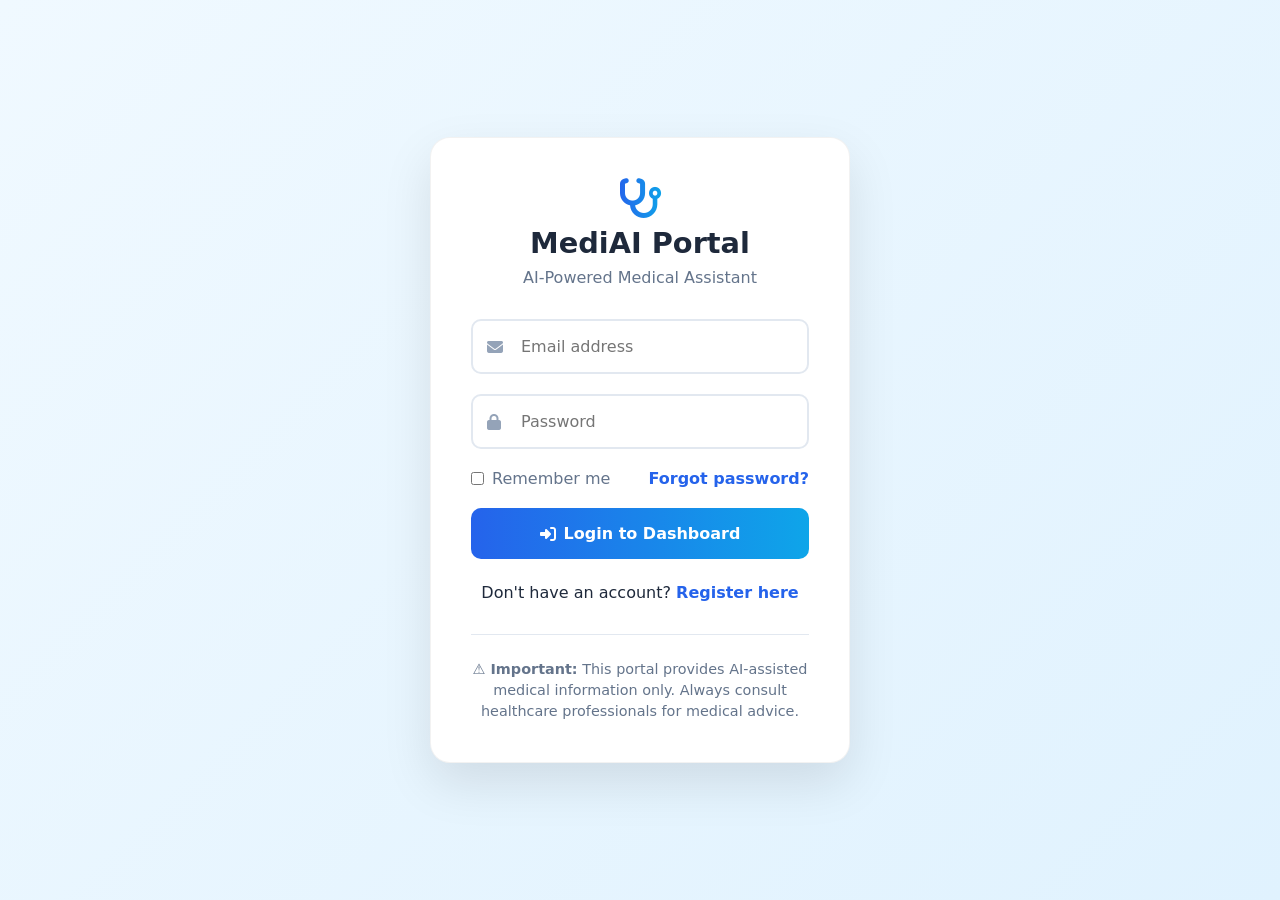
<file: profile.html>
<!DOCTYPE html>
<html lang="en">
<head>
    <meta charset="UTF-8">
    <meta name="viewport" content="width=device-width, initial-scale=1.0">
    <title>MediAI Portal | My Profile</title>
    <link rel="stylesheet" href="https://cdnjs.cloudflare.com/ajax/libs/font-awesome/6.4.0/css/all.min.css">
    <style>
        :root {
            --primary: #2563eb;
            --secondary: #0ea5e9;
            --dark: #1e293b;
            --light: #f8fafc;
            --danger: #ef4444;
            --success: #10b981;
            --warning: #f59e0b;
        }
        
        * {
            margin: 0;
            padding: 0;
            box-sizing: border-box;
            font-family: 'Segoe UI', system-ui, sans-serif;
        }
        
        body {
            background: #f8fafc;
            min-height: 100vh;
        }
        
        .navbar {
            background: white;
            box-shadow: 0 4px 20px rgba(0, 0, 0, 0.08);
            padding: 1rem 2rem;
            display: flex;
            justify-content: space-between;
            align-items: center;
            position: sticky;
            top: 0;
            z-index: 1000;
        }
        
        .logo {
            font-size: 1.8rem;
            font-weight: 800;
            background: linear-gradient(90deg, var(--primary), var(--secondary));
            -webkit-background-clip: text;
            -webkit-text-fill-color: transparent;
            display: flex;
            align-items: center;
            gap: 0.5rem;
        }
        
        .nav-links a {
            margin: 0 0.75rem;
            text-decoration: none;
            color: var(--dark);
            font-weight: 600;
            transition: color 0.3s;
            padding: 0.5rem 1rem;
            border-radius: 8px;
        }
        
        .nav-links a:hover {
            color: var(--primary);
            background: #f0f9ff;
        }
        
        .nav-links a.active {
            color: var(--primary);
            background: #f0f9ff;
        }
        
        .user-menu {
            display: flex;
            align-items: center;
            gap: 1rem;
        }
        
        .user-avatar {
            width: 40px;
            height: 40px;
            border-radius: 50%;
            background: linear-gradient(90deg, var(--primary), var(--secondary));
            color: white;
            display: flex;
            align-items: center;
            justify-content: center;
            font-weight: 600;
        }
        
        .main-content {
            max-width: 1200px;
            margin: 2rem auto;
            padding: 0 2rem;
        }
        
        .page-header {
            margin-bottom: 2rem;
        }
        
        .page-header h1 {
            font-size: 2.5rem;
            color: var(--dark);
            margin-bottom: 0.5rem;
        }
        
        .page-header p {
            color: #64748b;
            font-size: 1.1rem;
        }
        
        .profile-container {
            display: grid;
            grid-template-columns: 300px 1fr;
            gap: 2rem;
            margin-bottom: 2rem;
        }
        
        @media (max-width: 992px) {
            .profile-container {
                grid-template-columns: 1fr;
            }
        }
        
        .profile-sidebar {
            background: white;
            border-radius: 16px;
            padding: 2rem;
            box-shadow: 0 8px 30px rgba(0, 0, 0, 0.06);
            height: fit-content;
        }
        
        .profile-avatar {
            text-align: center;
            margin-bottom: 1.5rem;
        }
        
        .avatar-large {
            width: 120px;
            height: 120px;
            border-radius: 50%;
            background: linear-gradient(90deg, var(--primary), var(--secondary));
            color: white;
            display: flex;
            align-items: center;
            justify-content: center;
            font-size: 2.5rem;
            font-weight: 600;
            margin: 0 auto 1rem;
            border: 4px solid white;
            box-shadow: 0 8px 25px rgba(37, 99, 235, 0.15);
        }
        
        .profile-stats {
            display: flex;
            justify-content: space-around;
            margin: 1.5rem 0;
            padding: 1rem 0;
            border-top: 1px solid #e2e8f0;
            border-bottom: 1px solid #e2e8f0;
        }
        
        .stat-item {
            text-align: center;
        }
        
        .stat-value {
            font-size: 1.5rem;
            font-weight: 700;
            color: var(--dark);
            display: block;
        }
        
        .stat-label {
            font-size: 0.8rem;
            color: #64748b;
            display: block;
        }
        
        .sidebar-menu {
            margin-top: 1.5rem;
        }
        
        .menu-item {
            display: flex;
            align-items: center;
            gap: 0.75rem;
            padding: 1rem;
            color: var(--dark);
            text-decoration: none;
            border-radius: 8px;
            transition: all 0.3s;
            margin-bottom: 0.5rem;
            cursor: pointer;
        }
        
        .menu-item:hover {
            background: #f0f9ff;
            color: var(--primary);
        }
        
        .menu-item.active {
            background: #f0f9ff;
            color: var(--primary);
            font-weight: 600;
        }
        
        .menu-item i {
            width: 20px;
            text-align: center;
        }
        
        .profile-content {
            background: white;
            border-radius: 16px;
            padding: 2rem;
            box-shadow: 0 8px 30px rgba(0, 0, 0, 0.06);
        }
        
        .content-section {
            display: none;
        }
        
        .content-section.active {
            display: block;
            animation: fadeIn 0.5s ease;
        }
        
        @keyframes fadeIn {
            from { opacity: 0; }
            to { opacity: 1; }
        }
        
        .section-header {
            display: flex;
            justify-content: space-between;
            align-items: center;
            margin-bottom: 1.5rem;
        }
        
        .section-header h2 {
            color: var(--dark);
            font-size: 1.5rem;
        }
        
        .edit-btn {
            padding: 0.5rem 1rem;
            background: #f1f5f9;
            color: var(--dark);
            border: none;
            border-radius: 8px;
            font-weight: 600;
            cursor: pointer;
            transition: all 0.3s;
            display: flex;
            align-items: center;
            gap: 0.5rem;
        }
        
        .edit-btn:hover {
            background: #e2e8f0;
        }
        
        .info-grid {
            display: grid;
            grid-template-columns: repeat(auto-fill, minmax(250px, 1fr));
            gap: 1.5rem;
        }
        
        .info-card {
            background: #f8fafc;
            border-radius: 12px;
            padding: 1.5rem;
        }
        
        .info-label {
            color: #64748b;
            font-size: 0.9rem;
            margin-bottom: 0.5rem;
        }
        
        .info-value {
            color: var(--dark);
            font-size: 1.1rem;
            font-weight: 500;
        }
        
        .history-table {
            width: 100%;
            border-collapse: collapse;
            margin-top: 1rem;
        }
        
        .history-table th {
            background: #f8fafc;
            padding: 1rem;
            text-align: left;
            color: var(--dark);
            font-weight: 600;
            border-bottom: 2px solid #e2e8f0;
        }
        
        .history-table td {
            padding: 1rem;
            border-bottom: 1px solid #f1f5f9;
            color: #64748b;
        }
        
        .history-table tr:hover {
            background: #f8fafc;
        }
        
        .condition-badge {
            padding: 0.25rem 0.75rem;
            border-radius: 20px;
            font-size: 0.75rem;
            font-weight: 600;
        }
        
        .condition-active { background: #fee2e2; color: #991b1b; }
        .condition-resolved { background: #d1fae5; color: #065f46; }
        .condition-chronic { background: #fef3c7; color: #92400e; }
        
        .medication-card {
            background: #f8fafc;
            border-radius: 12px;
            padding: 1.5rem;
            margin-bottom: 1rem;
            border-left: 4px solid var(--primary);
        }
        
        .medication-header {
            display: flex;
            justify-content: space-between;
            align-items: flex-start;
            margin-bottom: 1rem;
        }
        
        .medication-name {
            font-size: 1.2rem;
            font-weight: 600;
            color: var(--dark);
        }
        
        .medication-status {
            padding: 0.25rem 0.75rem;
            border-radius: 20px;
            font-size: 0.75rem;
            font-weight: 600;
        }
        
        .status-active { background: #d1fae5; color: #065f46; }
        .status-completed { background: #f1f5f9; color: #64748b; }
        
        .reminder-time {
            display: flex;
            align-items: center;
            gap: 0.5rem;
            color: var(--primary);
            font-weight: 500;
            margin-top: 0.5rem;
        }
        
        .allergies-grid {
            display: grid;
            grid-template-columns: repeat(auto-fill, minmax(200px, 1fr));
            gap: 1rem;
            margin-top: 1rem;
        }
        
        .allergy-card {
            background: #fef3c7;
            border-radius: 12px;
            padding: 1rem;
            display: flex;
            align-items: center;
            gap: 1rem;
        }
        
        .allergy-icon {
            width: 40px;
            height: 40px;
            background: #f59e0b;
            color: white;
            border-radius: 8px;
            display: flex;
            align-items: center;
            justify-content: center;
        }
        
        .health-metrics {
            display: grid;
            grid-template-columns: repeat(auto-fill, minmax(200px, 1fr));
            gap: 1.5rem;
            margin-top: 1.5rem;
        }
        
        .metric-card {
            background: white;
            border-radius: 12px;
            padding: 1.5rem;
            box-shadow: 0 4px 12px rgba(0, 0, 0, 0.05);
            border: 1px solid #e2e8f0;
        }
        
        .metric-header {
            display: flex;
            justify-content: space-between;
            align-items: center;
            margin-bottom: 1rem;
        }
        
        .metric-title {
            color: var(--dark);
            font-weight: 600;
        }
        
        .metric-value {
            font-size: 2rem;
            font-weight: 700;
            color: var(--dark);
            margin-bottom: 0.5rem;
        }
        
        .metric-trend {
            display: flex;
            align-items: center;
            gap: 0.25rem;
            font-size: 0.9rem;
        }
        
        .trend-up { color: var(--success); }
        .trend-down { color: var(--danger); }
        
        .metric-range {
            height: 6px;
            background: #e2e8f0;
            border-radius: 3px;
            margin-top: 0.5rem;
            overflow: hidden;
        }
        
        .metric-fill {
            height: 100%;
            border-radius: 3px;
        }
        
        .fill-normal { background: var(--success); width: 70%; }
        .fill-warning { background: var(--warning); width: 85%; }
        .fill-danger { background: var(--danger); width: 95%; }
        
        .emergency-contacts {
            margin-top: 1.5rem;
        }
        
        .contact-card {
            background: #f0f9ff;
            border-radius: 12px;
            padding: 1.5rem;
            margin-bottom: 1rem;
            display: flex;
            align-items: center;
            gap: 1.5rem;
        }
        
        .contact-icon {
            width: 60px;
            height: 60px;
            background: var(--primary);
            color: white;
            border-radius: 12px;
            display: flex;
            align-items: center;
            justify-content: center;
            font-size: 1.5rem;
            flex-shrink: 0;
        }
        
        .contact-info h4 {
            color: var(--dark);
            margin-bottom: 0.25rem;
        }
        
        .contact-info p {
            color: #64748b;
            margin-bottom: 0.5rem;
        }
        
        .contact-phone {
            color: var(--primary);
            font-weight: 600;
            text-decoration: none;
        }
        
        .settings-form {
            max-width: 600px;
        }
        
        .form-group {
            margin-bottom: 1.5rem;
        }
        
        .form-label {
            display: block;
            color: var(--dark);
            font-weight: 500;
            margin-bottom: 0.5rem;
        }
        
        .form-control {
            width: 100%;
            padding: 0.75rem 1rem;
            border: 2px solid #e2e8f0;
            border-radius: 8px;
            font-size: 1rem;
            transition: all 0.3s;
        }
        
        .form-control:focus {
            outline: none;
            border-color: var(--primary);
            box-shadow: 0 0 0 3px rgba(37, 99, 235, 0.1);
        }
        
        .save-btn {
            padding: 0.75rem 2rem;
            background: var(--primary);
            color: white;
            border: none;
            border-radius: 8px;
            font-weight: 600;
            cursor: pointer;
            transition: all 0.3s;
        }
        
        .save-btn:hover {
            background: var(--secondary);
            transform: translateY(-2px);
            box-shadow: 0 4px 12px rgba(37, 99, 235, 0.3);
        }
        
        @media (max-width: 768px) {
            .navbar {
                flex-direction: column;
                gap: 1rem;
                padding: 1rem;
            }
            
            .nav-links {
                display: flex;
                flex-wrap: wrap;
                justify-content: center;
                gap: 0.5rem;
            }
            
            .nav-links a {
                margin: 0;
                padding: 0.5rem;
                font-size: 0.9rem;
            }
            
            .main-content {
                padding: 0 1rem;
            }
            
            .info-grid {
                grid-template-columns: 1fr;
            }
        }
    </style>
</head>
<body>
    <!-- Navigation -->
    <nav class="navbar">
        <div class="logo">
            <i class="fas fa-stethoscope"></i>
            <span>MediAI Portal</span>
        </div>
        
        <div class="nav-links">
            <a href="index.html"><i class="fas fa-home"></i> Dashboard</a>
            <a href="search.html"><i class="fas fa-search"></i> Medicine Search</a>
            <a href="symptom-checker.html"><i class="fas fa-robot"></i> Symptom Check</a>
            <a href="prescription.html"><i class="fas fa-file-prescription"></i> Prescription</a>
            <a href="profile.html" class="active"><i class="fas fa-user"></i> Profile</a>
        </div>
        
        <div class="user-menu">
            <div class="user-avatar" id="userInitials">JD</div>
            <button onclick="logout()" style="background: none; border: none; color: var(--dark); cursor: pointer;">
                <i class="fas fa-sign-out-alt"></i>
            </button>
        </div>
    </nav>
    
    <!-- Main Content -->
    <div class="main-content">
        <div class="page-header">
            <h1>My Medical Profile</h1>
            <p>Complete health information and medical history</p>
        </div>
        
        <div class="profile-container">
            <!-- Left Sidebar -->
            <div class="profile-sidebar">
                <div class="profile-avatar">
                    <div class="avatar-large" id="profileAvatar">JD</div>
                    <h2 id="profileName">John Doe</h2>
                    <p style="color: #64748b;">Patient ID: MED123456</p>
                </div>
                
                <div class="profile-stats">
                    <div class="stat-item">
                        <span class="stat-value" id="statMedications">3</span>
                        <span class="stat-label">Medications</span>
                    </div>
                    <div class="stat-item">
                        <span class="stat-value" id="statConditions">2</span>
                        <span class="stat-label">Conditions</span>
                    </div>
                    <div class="stat-item">
                        <span class="stat-value" id="statVisits">12</span>
                        <span class="stat-label">Visits</span>
                    </div>
                </div>
                
                <div class="sidebar-menu">
                    <a class="menu-item active" onclick="showSection('personal')">
                        <i class="fas fa-user"></i>
                        <span>Personal Information</span>
                    </a>
                    <a class="menu-item" onclick="showSection('medical')">
                        <i class="fas fa-heartbeat"></i>
                        <span>Medical History</span>
                    </a>
                    <a class="menu-item" onclick="showSection('medications')">
                        <i class="fas fa-pills"></i>
                        <span>Current Medications</span>
                    </a>
                    <a class="menu-item" onclick="showSection('allergies')">
                        <i class="fas fa-allergies"></i>
                        <span>Allergies</span>
                    </a>
                    <a class="menu-item" onclick="showSection('health')">
                        <i class="fas fa-chart-line"></i>
                        <span>Health Metrics</span>
                    </a>
                    <a class="menu-item" onclick="showSection('emergency')">
                        <i class="fas fa-phone-alt"></i>
                        <span>Emergency Contacts</span>
                    </a>
                    <a class="menu-item" onclick="showSection('settings')">
                        <i class="fas fa-cog"></i>
                        <span>Account Settings</span>
                    </a>
                </div>
            </div>
            
            <!-- Right Content -->
            <div class="profile-content">
                <!-- Personal Information Section -->
                <div id="personalSection" class="content-section active">
                    <div class="section-header">
                        <h2>Personal Information</h2>
                        <button class="edit-btn" onclick="editPersonalInfo()">
                            <i class="fas fa-edit"></i> Edit
                        </button>
                    </div>
                    
                    <div class="info-grid">
                        <div class="info-card">
                            <div class="info-label">Full Name</div>
                            <div class="info-value" id="infoName">John Doe</div>
                        </div>
                        <div class="info-card">
                            <div class="info-label">Date of Birth</div>
                            <div class="info-value" id="infoDOB">May 15, 1985 (38 years)</div>
                        </div>
                        <div class="info-card">
                            <div class="info-label">Gender</div>
                            <div class="info-value" id="infoGender">Male</div>
                        </div>
                        <div class="info-card">
                            <div class="info-label">Blood Type</div>
                            <div class="info-value" id="infoBlood">O+</div>
                        </div>
                        <div class="info-card">
                            <div class="info-label">Email Address</div>
                            <div class="info-value" id="infoEmail">john.doe@example.com</div>
                        </div>
                        <div class="info-card">
                            <div class="info-label">Phone Number</div>
                            <div class="info-value" id="infoPhone">+1 (555) 123-4567</div>
                        </div>
                        <div class="info-card">
                            <div class="info-label">Address</div>
                            <div class="info-value" id="infoAddress">123 Main St, City, State 12345</div>
                        </div>
                        <div class="info-card">
                            <div class="info-label">Primary Physician</div>
                            <div class="info-value" id="infoPhysician">Dr. Jane Smith</div>
                        </div>
                    </div>
                </div>
                
                <!-- Medical History Section -->
                <div id="medicalSection" class="content-section">
                    <div class="section-header">
                        <h2>Medical History</h2>
                        <button class="edit-btn" onclick="addMedicalCondition()">
                            <i class="fas fa-plus"></i> Add Condition
                        </button>
                    </div>
                    
                    <table class="history-table">
                        <thead>
                            <tr>
                                <th>Condition</th>
                                <th>Diagnosis Date</th>
                                <th>Status</th>
                                <th>Treatment</th>
                                <th>Notes</th>
                            </tr>
                        </thead>
                        <tbody id="medicalHistoryTable">
                            <!-- Medical history rows will be loaded here -->
                        </tbody>
                    </table>
                </div>
                
                <!-- Current Medications Section -->
                <div id="medicationsSection" class="content-section">
                    <div class="section-header">
                        <h2>Current Medications</h2>
                        <button class="edit-btn" onclick="addMedication()">
                            <i class="fas fa-plus"></i> Add Medication
                        </button>
                    </div>
                    
                    <div id="medicationsList">
                        <!-- Medication cards will be loaded here -->
                    </div>
                </div>
                
                <!-- Allergies Section -->
                <div id="allergiesSection" class="content-section">
                    <div class="section-header">
                        <h2>Allergies & Sensitivities</h2>
                        <button class="edit-btn" onclick="addAllergy()">
                            <i class="fas fa-plus"></i> Add Allergy
                        </button>
                    </div>
                    
                    <div class="allergies-grid" id="allergiesList">
                        <!-- Allergy cards will be loaded here -->
                    </div>
                </div>
                
                <!-- Health Metrics Section -->
                <div id="healthSection" class="content-section">
                    <div class="section-header">
                        <h2>Health Metrics</h2>
                        <button class="edit-btn" onclick="addHealthMetric()">
                            <i class="fas fa-plus"></i> Add Reading
                        </button>
                    </div>
                    
                    <div class="health-metrics" id="healthMetrics">
                        <!-- Health metric cards will be loaded here -->
                    </div>
                </div>
                
                <!-- Emergency Contacts Section -->
                <div id="emergencySection" class="content-section">
                    <div class="section-header">
                        <h2>Emergency Contacts</h2>
                        <button class="edit-btn" onclick="addEmergencyContact()">
                            <i class="fas fa-plus"></i> Add Contact
                        </button>
                    </div>
                    
                    <div class="emergency-contacts" id="emergencyContacts">
                        <!-- Emergency contact cards will be loaded here -->
                    </div>
                </div>
                
                <!-- Account Settings Section -->
                <div id="settingsSection" class="content-section">
                    <div class="section-header">
                        <h2>Account Settings</h2>
                    </div>
                    
                    <div class="settings-form">
                        <div class="form-group">
                            <label class="form-label">Email Notifications</label>
                            <div style="display: flex; gap: 1rem;">
                                <label style="display: flex; align-items: center; gap: 0.5rem;">
                                    <input type="checkbox" checked>
                                    <span>Medicine reminders</span>
                                </label>
                                <label style="display: flex; align-items: center; gap: 0.5rem;">
                                    <input type="checkbox" checked>
                                    <span>Appointment reminders</span>
                                </label>
                                <label style="display: flex; align-items: center; gap: 0.5rem;">
                                    <input type="checkbox">
                                    <span>Health tips</span>
                                </label>
                            </div>
                        </div>
                        
                        <div class="form-group">
                            <label class="form-label">SMS Notifications</label>
                            <div style="display: flex; gap: 1rem;">
                                <label style="display: flex; align-items: center; gap: 0.5rem;">
                                    <input type="checkbox" checked>
                                    <span>Medicine reminders</span>
                                </label>
                                <label style="display: flex; align-items: center; gap: 0.5rem;">
                                    <input type="checkbox">
                                    <span>Appointment reminders</span>
                                </label>
                            </div>
                        </div>
                        
                        <div class="form-group">
                            <label class="form-label">Data Sharing</label>
                            <div style="display: flex; gap: 1rem;">
                                <label style="display: flex; align-items: center; gap: 0.5rem;">
                                    <input type="checkbox" checked>
                                    <span>Share with healthcare providers</span>
                                </label>
                                <label style="display: flex; align-items: center; gap: 0.5rem;">
                                    <input type="checkbox">
                                    <span>Anonymous data for research</span>
                                </label>
                            </div>
                        </div>
                        
                        <div class="form-group">
                            <label class="form-label">Change Password</label>
                            <input type="password" class="form-control" placeholder="Current password">
                            <input type="password" class="form-control" placeholder="New password" style="margin-top: 0.5rem;">
                            <input type="password" class="form-control" placeholder="Confirm new password" style="margin-top: 0.5rem;">
                        </div>
                        
                        <button class="save-btn">Save Settings</button>
                        
                        <div style="margin-top: 2rem; padding-top: 1.5rem; border-top: 1px solid #e2e8f0;">
                            <h3 style="color: var(--dark); margin-bottom: 1rem;">Account Actions</h3>
                            <button class="edit-btn" style="background: #fee2e2; color: #991b1b;" onclick="exportData()">
                                <i class="fas fa-download"></i> Export Medical Data
                            </button>
                            <button class="edit-btn" style="background: #fee2e2; color: #991b1b; margin-left: 1rem;" onclick="deleteAccount()">
                                <i class="fas fa-trash"></i> Delete Account
                            </button>
                        </div>
                    </div>
                </div>
            </div>
        </div>
    </div>

    <script>
        // User data
        let userData = {
            name: "John Doe",
            dob: "1985-05-15",
            gender: "Male",
            bloodType: "O+",
            email: "john.doe@example.com",
            phone: "+1 (555) 123-4567",
            address: "123 Main St, City, State 12345",
            physician: "Dr. Jane Smith"
        };
        
        // Medical history data
        let medicalHistory = [
            {
                condition: "Hypertension",
                diagnosisDate: "2021-03-15",
                status: "active",
                treatment: "Lisinopril 10mg daily",
                notes: "Controlled with medication"
            },
            {
                condition: "Type 2 Diabetes",
                diagnosisDate: "2020-08-22",
                status: "active",
                treatment: "Metformin 500mg twice daily",
                notes: "Diet and exercise managed"
            },
            {
                condition: "Seasonal Allergies",
                diagnosisDate: "2019-04-10",
                status: "chronic",
                treatment: "Cetirizine as needed",
                notes: "Worse during spring"
            }
        ];
        
        // Current medications
        let currentMedications = [
            {
                name: "Lisinopril",
                strength: "10mg",
                frequency: "Once daily",
                purpose: "Blood pressure",
                startDate: "2021-03-20",
                status: "active",
                reminders: ["9:00 AM"]
            },
            {
                name: "Metformin",
                strength: "500mg",
                frequency: "Twice daily",
                purpose: "Diabetes",
                startDate: "2020-09-01",
                status: "active",
                reminders: ["8:00 AM", "8:00 PM"]
            },
            {
                name: "Atorvastatin",
                strength: "20mg",
                frequency: "Once daily",
                purpose: "Cholesterol",
                startDate: "2022-01-15",
                status: "active",
                reminders: ["10:00 PM"]
            }
        ];
        
        // Allergies
        let allergies = [
            { type: "Drug", name: "Penicillin", severity: "Severe", reaction: "Anaphylaxis" },
            { type: "Food", name: "Shellfish", severity: "Moderate", reaction: "Hives, swelling" },
            { type: "Environmental", name: "Pollen", severity: "Mild", reaction: "Sneezing, itchy eyes" }
        ];
        
        // Health metrics
        let healthMetrics = [
            { name: "Blood Pressure", value: "120/80", unit: "mmHg", trend: "stable", status: "normal" },
            { name: "Heart Rate", value: "72", unit: "bpm", trend: "down", status: "normal" },
            { name: "Blood Sugar", value: "110", unit: "mg/dL", trend: "stable", status: "warning" },
            { name: "Weight", value: "180", unit: "lbs", trend: "down", status: "normal" },
            { name: "Cholesterol", value: "190", unit: "mg/dL", trend: "stable", status: "normal" }
        ];
        
        // Emergency contacts
        let emergencyContacts = [
            { name: "Jane Doe", relationship: "Spouse", phone: "+1 (555) 987-6543" },
            { name: "Dr. Jane Smith", relationship: "Primary Physician", phone: "+1 (555) 123-4567" },
            { name: "City General Hospital", relationship: "Emergency", phone: "911" }
        ];
        
        // Initialize user
        function initUser() {
            const user = JSON.parse(localStorage.getItem('currentUser'));
            if (!user) {
                window.location.href = 'login.html';
                return;
            }
            
            // Set user data from localStorage if available
            if (user.name) userData.name = user.name;
            if (user.email) userData.email = user.email;
            
            // Set user initials
            const userName = userData.name;
            const initials = userName.split(' ').map(n => n[0]).join('').toUpperCase();
            document.getElementById('userInitials').textContent = initials;
            document.getElementById('profileAvatar').textContent = initials;
            
            // Load all sections
            loadPersonalInfo();
            loadMedicalHistory();
            loadMedications();
            loadAllergies();
            loadHealthMetrics();
            loadEmergencyContacts();
            
            // Update stats
            updateStats();
        }
        
        // Show section
        function showSection(sectionId) {
            // Hide all sections
            const sections = document.querySelectorAll('.content-section');
            sections.forEach(section => section.classList.remove('active'));
            
            // Remove active class from all menu items
            const menuItems = document.querySelectorAll('.menu-item');
            menuItems.forEach(item => item.classList.remove('active'));
            
            // Show selected section
            document.getElementById(sectionId + 'Section').classList.add('active');
            
            // Set active menu item
            event.target.classList.add('active');
        }
        
        // Load personal information
        function loadPersonalInfo() {
            document.getElementById('profileName').textContent = userData.name;
            document.getElementById('infoName').textContent = userData.name;
            
            // Calculate age from DOB
            const dob = new Date(userData.dob);
            const today = new Date();
            let age = today.getFullYear() - dob.getFullYear();
            const monthDiff = today.getMonth() - dob.getMonth();
            if (monthDiff < 0 || (monthDiff === 0 && today.getDate() < dob.getDate())) {
                age--;
            }
            
            const formattedDOB = dob.toLocaleDateString('en-US', { 
                year: 'numeric', 
                month: 'long', 
                day: 'numeric' 
            });
            
            document.getElementById('infoDOB').textContent = `${formattedDOB} (${age} years)`;
            document.getElementById('infoGender').textContent = userData.gender;
            document.getElementById('infoBlood').textContent = userData.bloodType;
            document.getElementById('infoEmail').textContent = userData.email;
            document.getElementById('infoPhone').textContent = userData.phone;
            document.getElementById('infoAddress').textContent = userData.address;
            document.getElementById('infoPhysician').textContent = userData.physician;
        }
        
        // Load medical history
        function loadMedicalHistory() {
            const tableBody = document.getElementById('medicalHistoryTable');
            tableBody.innerHTML = '';
            
            medicalHistory.forEach(condition => {
                const statusClass = `condition-${condition.status}`;
                const statusText = condition.status.charAt(0).toUpperCase() + condition.status.slice(1);
                
                const formattedDate = new Date(condition.diagnosisDate).toLocaleDateString('en-US', {
                    year: 'numeric',
                    month: 'short',
                    day: 'numeric'
                });
                
                const row = document.createElement('tr');
                row.innerHTML = `
                    <td>${condition.condition}</td>
                    <td>${formattedDate}</td>
                    <td><span class="condition-badge ${statusClass}">${statusText}</span></td>
                    <td>${condition.treatment}</td>
                    <td>${condition.notes}</td>
                `;
                tableBody.appendChild(row);
            });
        }
        
        // Load medications
        function loadMedications() {
            const container = document.getElementById('medicationsList');
            container.innerHTML = '';
            
            currentMedications.forEach(med => {
                const statusClass = `status-${med.status}`;
                const statusText = med.status.charAt(0).toUpperCase() + med.status.slice(1);
                
                const formattedDate = new Date(med.startDate).toLocaleDateString('en-US', {
                    year: 'numeric',
                    month: 'short',
                    day: 'numeric'
                });
                
                const remindersHtml = med.reminders.map(time => `
                    <div class="reminder-time">
                        <i class="fas fa-bell"></i>
                        <span>${time}</span>
                    </div>
                `).join('');
                
                const card = document.createElement('div');
                card.className = 'medication-card';
                card.innerHTML = `
                    <div class="medication-header">
                        <div>
                            <div class="medication-name">${med.name} ${med.strength}</div>
                            <div style="color: #64748b; font-size: 0.9rem; margin-top: 0.25rem;">
                                ${med.frequency} • For ${med.purpose}
                            </div>
                        </div>
                        <span class="medication-status ${statusClass}">${statusText}</span>
                    </div>
                    
                    <div style="display: grid; grid-template-columns: repeat(auto-fill, minmax(200px, 1fr)); gap: 1rem;">
                        <div>
                            <div class="info-label">Start Date</div>
                            <div class="info-value">${formattedDate}</div>
                        </div>
                        <div>
                            <div class="info-label">Reminders</div>
                            ${remindersHtml}
                        </div>
                    </div>
                    
                    <div style="margin-top: 1rem; display: flex; gap: 0.5rem;">
                        <button class="edit-btn" onclick="editMedication('${med.name}')">
                            <i class="fas fa-edit"></i> Edit
                        </button>
                        <button class="edit-btn" onclick="checkInteractions('${med.name}')">
                            <i class="fas fa-exclamation-triangle"></i> Check Interactions
                        </button>
                    </div>
                `;
                container.appendChild(card);
            });
        }
        
        // Load allergies
        function loadAllergies() {
            const container = document.getElementById('allergiesList');
            container.innerHTML = '';
            
            allergies.forEach(allergy => {
                const card = document.createElement('div');
                card.className = 'allergy-card';
                card.innerHTML = `
                    <div class="allergy-icon">
                        <i class="fas fa-exclamation-triangle"></i>
                    </div>
                    <div>
                        <div style="font-weight: 600; color: var(--dark);">${allergy.name}</div>
                        <div style="color: #64748b; font-size: 0.9rem;">${allergy.type} • ${allergy.severity}</div>
                        <div style="color: #64748b; font-size: 0.8rem;">Reaction: ${allergy.reaction}</div>
                    </div>
                `;
                container.appendChild(card);
            });
        }
        
        // Load health metrics
        function loadHealthMetrics() {
            const container = document.getElementById('healthMetrics');
            container.innerHTML = '';
            
            healthMetrics.forEach(metric => {
                const trendClass = `trend-${metric.trend}`;
                const trendIcon = metric.trend === 'up' ? 'fas fa-arrow-up' : 
                                metric.trend === 'down' ? 'fas fa-arrow-down' : 
                                'fas fa-minus';
                const trendText = metric.trend === 'up' ? 'Increased' : 
                                metric.trend === 'down' ? 'Decreased' : 'Stable';
                
                const fillClass = `fill-${metric.status}`;
                
                const card = document.createElement('div');
                card.className = 'metric-card';
                card.innerHTML = `
                    <div class="metric-header">
                        <div class="metric-title">${metric.name}</div>
                        <div class="metric-trend ${trendClass}">
                            <i class="${trendIcon}"></i>
                            <span>${trendText}</span>
                        </div>
                    </div>
                    <div class="metric-value">${metric.value} <span style="font-size: 1rem; color: #64748b;">${metric.unit}</span></div>
                    <div class="metric-range">
                        <div class="metric-fill ${fillClass}"></div>
                    </div>
                    <div style="color: #64748b; font-size: 0.8rem; margin-top: 0.5rem;">
                        Last updated: Today
                    </div>
                `;
                container.appendChild(card);
            });
        }
        
        // Load emergency contacts
        function loadEmergencyContacts() {
            const container = document.getElementById('emergencyContacts');
            container.innerHTML = '';
            
            emergencyContacts.forEach(contact => {
                const card = document.createElement('div');
                card.className = 'contact-card';
                card.innerHTML = `
                    <div class="contact-icon">
                        <i class="fas fa-user"></i>
                    </div>
                    <div class="contact-info">
                        <h4>${contact.name}</h4>
                        <p>${contact.relationship}</p>
                        <a href="tel:${contact.phone}" class="contact-phone">
                            <i class="fas fa-phone"></i> ${contact.phone}
                        </a>
                    </div>
                `;
                container.appendChild(card);
            });
        }
        
        // Update stats
        function updateStats() {
            document.getElementById('statMedications').textContent = currentMedications.length;
            document.getElementById('statConditions').textContent = medicalHistory.length;
            document.getElementById('statVisits').textContent = '12'; // Hardcoded for demo
        }
        
        // Edit personal info
        function editPersonalInfo() {
            const newName = prompt('Enter your full name:', userData.name);
            if (newName && newName.trim()) {
                userData.name = newName.trim();
                loadPersonalInfo();
                updateStats();
                
                // Update localStorage
                const user = JSON.parse(localStorage.getItem('currentUser')) || {};
                user.name = userData.name;
                localStorage.setItem('currentUser', JSON.stringify(user));
            }
        }
        
        // Add medical condition
        function addMedicalCondition() {
            alert('In a real app, this would open a form to add a new medical condition.');
        }
        
        // Add medication
        function addMedication() {
            alert('In a real app, this would open a form to add a new medication.');
        }
        
        // Edit medication
        function editMedication(medName) {
            alert(`Editing medication: ${medName}`);
        }
        
        // Check interactions
        function checkInteractions(medName) {
            alert(`Checking interactions for: ${medName}`);
        }
        
        // Add allergy
        function addAllergy() {
            alert('In a real app, this would open a form to add a new allergy.');
        }
        
        // Add health metric
        function addHealthMetric() {
            alert('In a real app, this would open a form to add a new health metric reading.');
        }
        
        // Add emergency contact
        function addEmergencyContact() {
            alert('In a real app, this would open a form to add a new emergency contact.');
        }
        
        // Export data
        function exportData() {
            alert('Exporting medical data... This would generate a PDF report.');
        }
        
        // Delete account
        function deleteAccount() {
            if (confirm('Are you sure you want to delete your account? This action cannot be undone.')) {
                alert('Account deletion requested. In a real app, this would initiate account deletion.');
            }
        }
        
        function logout() {
            localStorage.removeItem('currentUser');
            localStorage.removeItem('authToken');
            window.location.href = 'login.html';
        }
        
        // Initialize on page load
        window.addEventListener('DOMContentLoaded', initUser);
    </script>
</body>
</html>
</file>
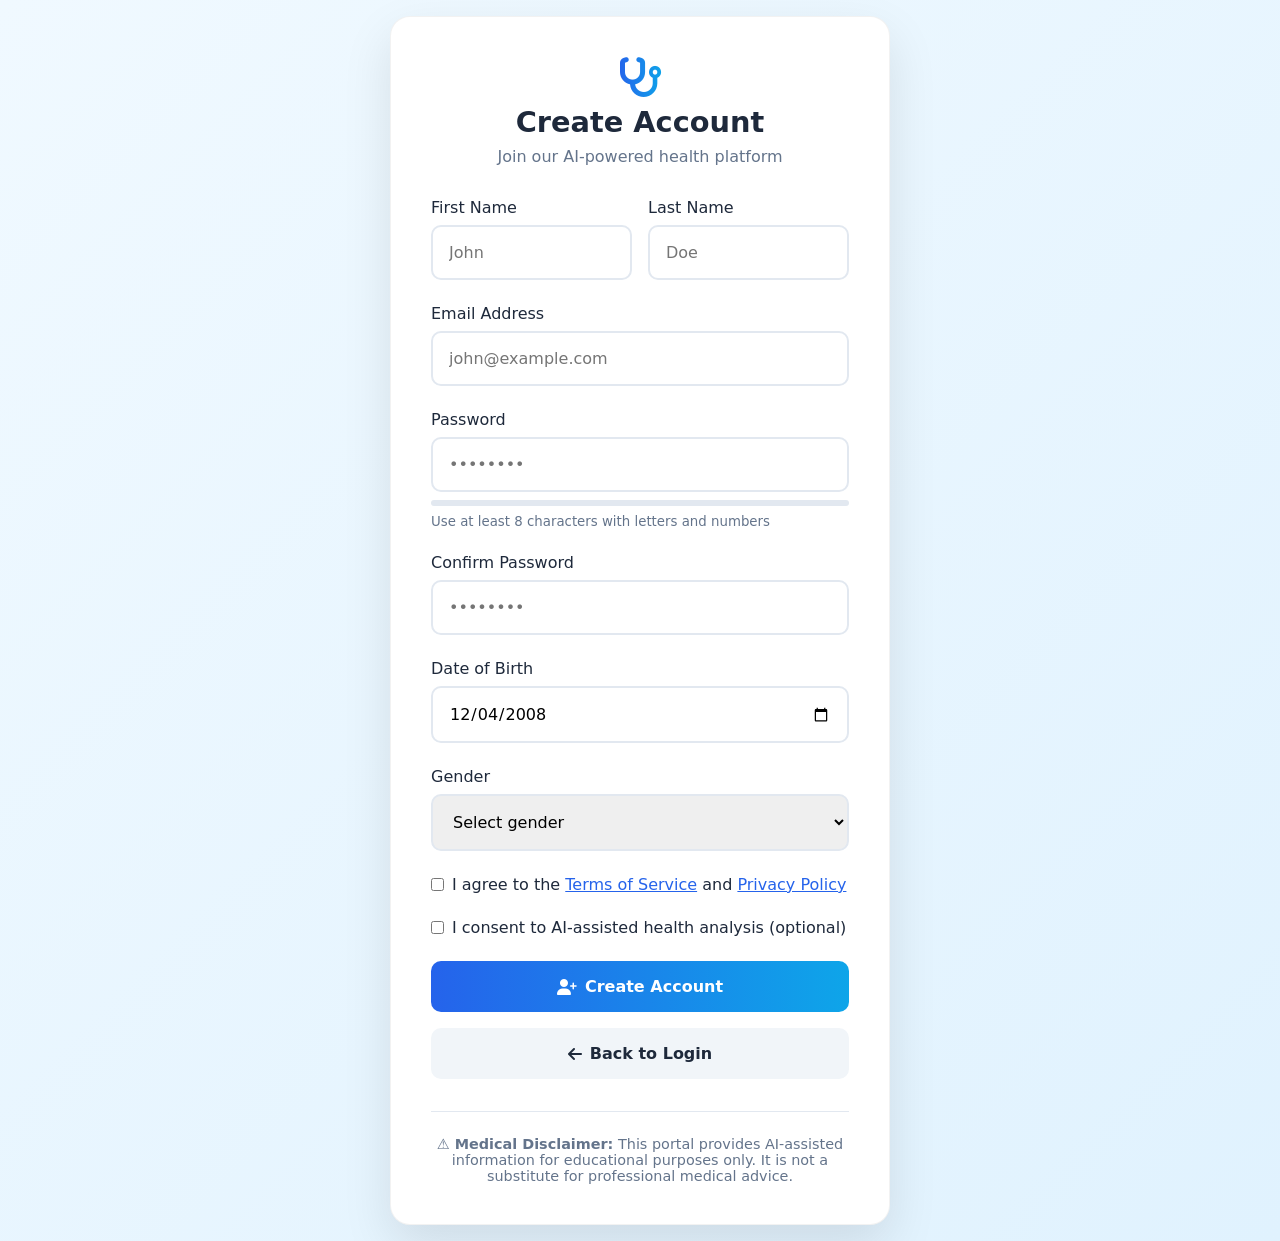
<file: register.html>
<!DOCTYPE html>
<html lang="en">
<head>
    <meta charset="UTF-8">
    <meta name="viewport" content="width=device-width, initial-scale=1.0">
    <title>MediAI Portal | Register</title>
    <link rel="stylesheet" href="https://cdnjs.cloudflare.com/ajax/libs/font-awesome/6.4.0/css/all.min.css">
    <style>
        :root {
            --primary: #2563eb;
            --secondary: #0ea5e9;
            --dark: #1e293b;
            --light: #f8fafc;
            --danger: #ef4444;
            --success: #10b981;
        }
        
        * {
            margin: 0;
            padding: 0;
            box-sizing: border-box;
            font-family: 'Segoe UI', system-ui, sans-serif;
        }
        
        body {
            background: linear-gradient(135deg, #f0f9ff 0%, #e0f2fe 100%);
            min-height: 100vh;
            display: flex;
            align-items: center;
            justify-content: center;
            padding: 1rem;
        }
        
        .register-container {
            width: 100%;
            max-width: 500px;
        }
        
        .register-card {
            background: white;
            border-radius: 20px;
            padding: 2.5rem;
            box-shadow: 0 20px 50px rgba(0, 0, 0, 0.1);
            border: 1px solid rgba(0, 0, 0, 0.05);
        }
        
        .logo {
            text-align: center;
            margin-bottom: 2rem;
        }
        
        .logo i {
            font-size: 2.5rem;
            background: linear-gradient(90deg, var(--primary), var(--secondary));
            -webkit-background-clip: text;
            -webkit-text-fill-color: transparent;
        }
        
        .logo h1 {
            font-size: 1.8rem;
            font-weight: 800;
            color: var(--dark);
            margin-top: 0.5rem;
        }
        
        .form-grid {
            display: grid;
            grid-template-columns: 1fr 1fr;
            gap: 1rem;
        }
        
        .form-group {
            margin-bottom: 1.5rem;
        }
        
        .form-control {
            width: 100%;
            padding: 1rem;
            border: 2px solid #e2e8f0;
            border-radius: 10px;
            font-size: 1rem;
            transition: all 0.3s;
        }
        
        .form-control:focus {
            outline: none;
            border-color: var(--primary);
            box-shadow: 0 0 0 3px rgba(37, 99, 235, 0.1);
        }
        
        .btn {
            width: 100%;
            padding: 1rem;
            border: none;
            border-radius: 10px;
            font-weight: 600;
            font-size: 1rem;
            cursor: pointer;
            transition: all 0.3s;
            display: flex;
            align-items: center;
            justify-content: center;
            gap: 0.5rem;
        }
        
        .btn-primary {
            background: linear-gradient(90deg, var(--primary), var(--secondary));
            color: white;
        }
        
        .btn-primary:hover {
            transform: translateY(-2px);
            box-shadow: 0 6px 20px rgba(37, 99, 235, 0.3);
        }
        
        .btn-secondary {
            background: #f1f5f9;
            color: var(--dark);
        }
        
        .btn-secondary:hover {
            background: #e2e8f0;
        }
        
        .link-text {
            text-align: center;
            margin-top: 1.5rem;
            color: var(--dark);
        }
        
        .link-text a {
            color: var(--primary);
            text-decoration: none;
            font-weight: 600;
        }
        
        .alert {
            padding: 1rem;
            border-radius: 10px;
            margin-bottom: 1.5rem;
            display: none;
        }
        
        .alert-danger {
            background-color: #fee2e2;
            border: 1px solid #fecaca;
            color: #dc2626;
        }
        
        .alert-success {
            background-color: #d1fae5;
            border: 1px solid #a7f3d0;
            color: #059669;
        }
        
        .password-strength {
            margin-top: 0.5rem;
            height: 6px;
            border-radius: 3px;
            background: #e2e8f0;
            overflow: hidden;
        }
        
        .strength-bar {
            height: 100%;
            width: 0%;
            transition: width 0.3s;
        }
        
        .strength-weak { background: #ef4444; }
        .strength-medium { background: #f59e0b; }
        .strength-strong { background: #10b981; }
        
        @media (max-width: 576px) {
            .form-grid {
                grid-template-columns: 1fr;
            }
        }
    </style>
</head>
<body>
    <div class="register-container">
        <div class="register-card">
            <div class="logo">
                <i class="fas fa-stethoscope"></i>
                <h1>Create Account</h1>
                <p style="color: #64748b; margin-top: 0.5rem;">Join our AI-powered health platform</p>
            </div>
            
            <div id="alert" class="alert" style="display: none;"></div>
            
            <form id="registerForm">
                <div class="form-grid">
                    <div class="form-group">
                        <label style="display: block; margin-bottom: 0.5rem; color: var(--dark); font-weight: 500;">
                            First Name
                        </label>
                        <input type="text" id="firstName" class="form-control" placeholder="John" required>
                    </div>
                    
                    <div class="form-group">
                        <label style="display: block; margin-bottom: 0.5rem; color: var(--dark); font-weight: 500;">
                            Last Name
                        </label>
                        <input type="text" id="lastName" class="form-control" placeholder="Doe" required>
                    </div>
                </div>
                
                <div class="form-group">
                    <label style="display: block; margin-bottom: 0.5rem; color: var(--dark); font-weight: 500;">
                        Email Address
                    </label>
                    <input type="email" id="email" class="form-control" placeholder="john@example.com" required>
                </div>
                
                <div class="form-group">
                    <label style="display: block; margin-bottom: 0.5rem; color: var(--dark); font-weight: 500;">
                        Password
                    </label>
                    <input type="password" id="password" class="form-control" placeholder="••••••••" required 
                           oninput="checkPasswordStrength(this.value)">
                    <div class="password-strength">
                        <div id="strengthBar" class="strength-bar"></div>
                    </div>
                    <small style="color: #64748b; display: block; margin-top: 0.5rem;">
                        Use at least 8 characters with letters and numbers
                    </small>
                </div>
                
                <div class="form-group">
                    <label style="display: block; margin-bottom: 0.5rem; color: var(--dark); font-weight: 500;">
                        Confirm Password
                    </label>
                    <input type="password" id="confirmPassword" class="form-control" placeholder="••••••••" required>
                </div>
                
                <div class="form-group">
                    <label style="display: block; margin-bottom: 0.5rem; color: var(--dark); font-weight: 500;">
                        Date of Birth
                    </label>
                    <input type="date" id="dob" class="form-control" required>
                </div>
                
                <div class="form-group">
                    <label style="display: block; margin-bottom: 0.5rem; color: var(--dark); font-weight: 500;">
                        Gender
                    </label>
                    <select id="gender" class="form-control" required>
                        <option value="">Select gender</option>
                        <option value="male">Male</option>
                        <option value="female">Female</option>
                        <option value="other">Other</option>
                        <option value="prefer-not-to-say">Prefer not to say</option>
                    </select>
                </div>
                
                <div class="form-group">
                    <label style="display: flex; align-items: center; gap: 0.5rem; cursor: pointer;">
                        <input type="checkbox" id="terms" required>
                        <span style="color: var(--dark);">
                            I agree to the <a href="#" style="color: var(--primary);">Terms of Service</a> 
                            and <a href="#" style="color: var(--primary);">Privacy Policy</a>
                        </span>
                    </label>
                </div>
                
                <div class="form-group">
                    <label style="display: flex; align-items: center; gap: 0.5rem; cursor: pointer;">
                        <input type="checkbox" id="medicalConsent">
                        <span style="color: var(--dark);">
                            I consent to AI-assisted health analysis (optional)
                        </span>
                    </label>
                </div>
                
                <button type="submit" class="btn btn-primary">
                    <i class="fas fa-user-plus"></i> Create Account
                </button>
                
                <button type="button" class="btn btn-secondary" style="margin-top: 1rem;" onclick="window.location.href='login.html'">
                    <i class="fas fa-arrow-left"></i> Back to Login
                </button>
            </form>
            
            <div style="margin-top: 2rem; padding-top: 1.5rem; border-top: 1px solid #e2e8f0;">
                <p style="color: #64748b; font-size: 0.9rem; text-align: center;">
                    <strong>⚠️ Medical Disclaimer:</strong> This portal provides AI-assisted information for 
                    educational purposes only. It is not a substitute for professional medical advice.
                </p>
            </div>
        </div>
    </div>

    <script>
        const alertBox = document.getElementById('alert');
        const strengthBar = document.getElementById('strengthBar');
        
        function checkPasswordStrength(password) {
            let strength = 0;
            
            if (password.length >= 8) strength++;
            if (/[a-z]/.test(password) && /[A-Z]/.test(password)) strength++;
            if (/\d/.test(password)) strength++;
            if (/[^A-Za-z0-9]/.test(password)) strength++;
            
            let width = 0;
            let className = '';
            
            if (strength === 0) {
                width = 0;
                className = '';
            } else if (strength <= 2) {
                width = 33;
                className = 'strength-weak';
            } else if (strength === 3) {
                width = 66;
                className = 'strength-medium';
            } else {
                width = 100;
                className = 'strength-strong';
            }
            
            strengthBar.style.width = width + '%';
            strengthBar.className = 'strength-bar ' + className;
        }
        
        document.getElementById('registerForm').addEventListener('submit', async function(e) {
            e.preventDefault();
            
            // Get form values
            const firstName = document.getElementById('firstName').value;
            const lastName = document.getElementById('lastName').value;
            const email = document.getElementById('email').value;
            const password = document.getElementById('password').value;
            const confirmPassword = document.getElementById('confirmPassword').value;
            const dob = document.getElementById('dob').value;
            const gender = document.getElementById('gender').value;
            
            // Clear previous alerts
            alertBox.style.display = 'none';
            alertBox.className = 'alert';
            
            // Validation
            if (!firstName || !lastName || !email || !password || !dob || !gender) {
                showAlert('Please fill in all required fields', 'danger');
                return;
            }
            
            if (password !== confirmPassword) {
                showAlert('Passwords do not match', 'danger');
                return;
            }
            
            if (password.length < 8) {
                showAlert('Password must be at least 8 characters long', 'danger');
                return;
            }
            
            if (!document.getElementById('terms').checked) {
                showAlert('You must agree to the Terms of Service', 'danger');
                return;
            }
            
            // Email validation
            const emailRegex = /^[^\s@]+@[^\s@]+\.[^\s@]+$/;
            if (!emailRegex.test(email)) {
                showAlert('Please enter a valid email address', 'danger');
                return;
            }
            
            try {
                // Show loading
                const submitBtn = this.querySelector('button[type="submit"]');
                const originalText = submitBtn.innerHTML;
                submitBtn.innerHTML = '<i class="fas fa-spinner fa-spin"></i> Creating Account...';
                submitBtn.disabled = true;
                
                // Simulate API call
                await new Promise(resolve => setTimeout(resolve, 1500));
                
                // Create user object
                const user = {
                    id: Date.now(),
                    name: `${firstName} ${lastName}`,
                    email: email,
                    dob: dob,
                    gender: gender,
                    token: 'demo_jwt_token_' + Date.now()
                };
                
                // Save to localStorage (in real app, this would be server-side)
                localStorage.setItem('currentUser', JSON.stringify(user));
                localStorage.setItem('authToken', user.token);
                
                showAlert('Account created successfully! Redirecting to login...', 'success');
                
                // Redirect after delay
                setTimeout(() => {
                    window.location.href = 'login.html';
                }, 1500);
                
            } catch (error) {
                showAlert('Registration failed. Please try again.', 'danger');
                // Reset button
                const submitBtn = this.querySelector('button[type="submit"]');
                submitBtn.innerHTML = '<i class="fas fa-user-plus"></i> Create Account';
                submitBtn.disabled = false;
            }
        });
        
        function showAlert(message, type) {
            alertBox.textContent = message;
            alertBox.className = `alert alert-${type}`;
            alertBox.style.display = 'block';
        }
        
        // Set max date for date of birth (minimum 18 years old)
        window.addEventListener('DOMContentLoaded', () => {
            const today = new Date();
            const minDate = new Date(today.getFullYear() - 100, today.getMonth(), today.getDate());
            const maxDate = new Date(today.getFullYear() - 18, today.getMonth(), today.getDate());
            
            const dobInput = document.getElementById('dob');
            dobInput.min = minDate.toISOString().split('T')[0];
            dobInput.max = maxDate.toISOString().split('T')[0];
            dobInput.value = maxDate.toISOString().split('T')[0];
        });
    </script>
</body>
</html>
</file>
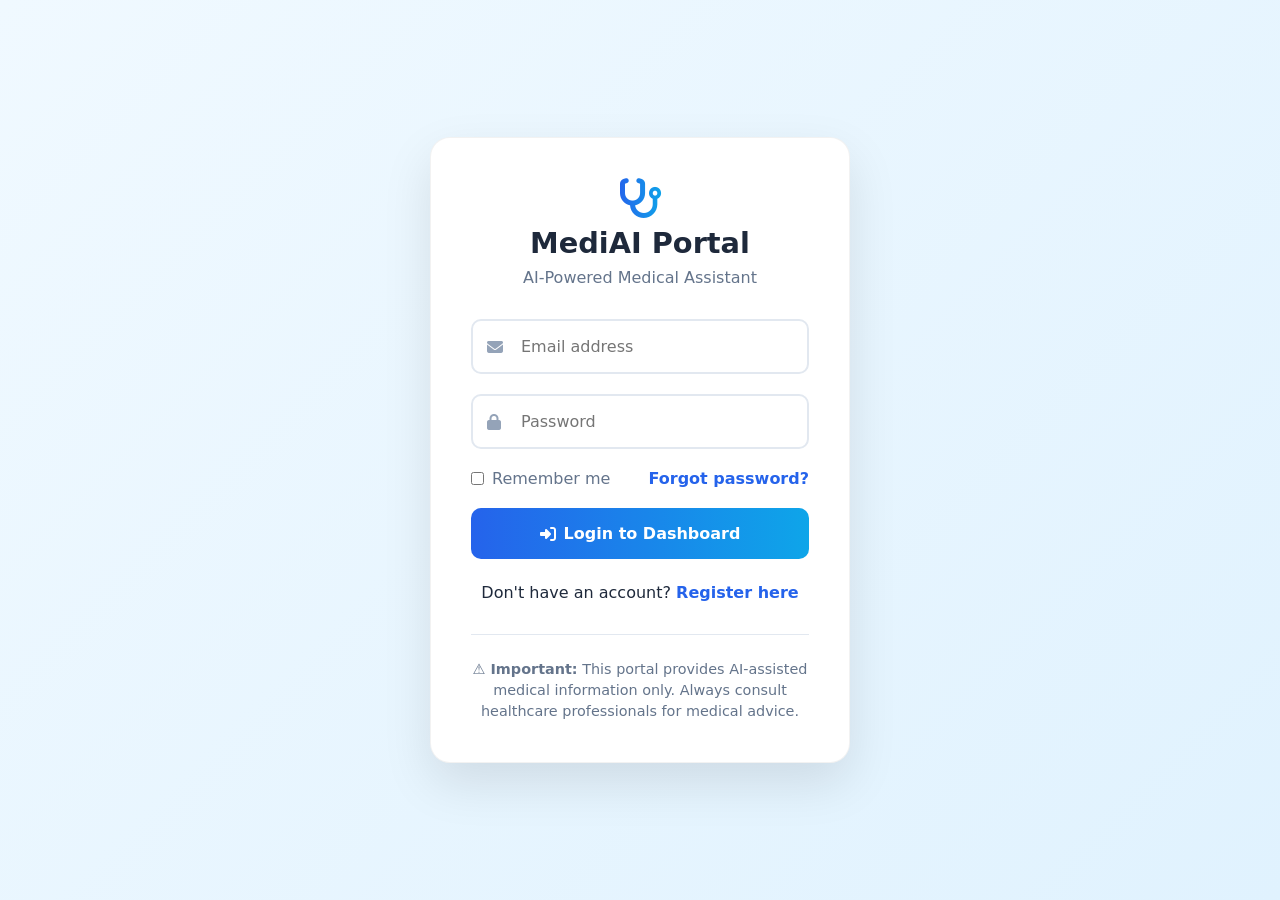
<file: search.html>
<!DOCTYPE html>
<html lang="en">
<head>
    <meta charset="UTF-8">
    <meta name="viewport" content="width=device-width, initial-scale=1.0">
    <title>MediAI Portal | Medicine Search</title>
    <link rel="stylesheet" href="https://cdnjs.cloudflare.com/ajax/libs/font-awesome/6.4.0/css/all.min.css">
    <style>
        :root {
            --primary: #2563eb;
            --secondary: #0ea5e9;
            --dark: #1e293b;
            --light: #f8fafc;
            --danger: #ef4444;
            --success: #10b981;
            --warning: #f59e0b;
        }
        
        * {
            margin: 0;
            padding: 0;
            box-sizing: border-box;
            font-family: 'Segoe UI', system-ui, sans-serif;
        }
        
        body {
            background: #f8fafc;
            min-height: 100vh;
        }
        
        .navbar {
            background: white;
            box-shadow: 0 4px 20px rgba(0, 0, 0, 0.08);
            padding: 1rem 2rem;
            display: flex;
            justify-content: space-between;
            align-items: center;
            position: sticky;
            top: 0;
            z-index: 1000;
        }
        
        .logo {
            font-size: 1.8rem;
            font-weight: 800;
            background: linear-gradient(90deg, var(--primary), var(--secondary));
            -webkit-background-clip: text;
            -webkit-text-fill-color: transparent;
            display: flex;
            align-items: center;
            gap: 0.5rem;
        }
        
        .nav-links a {
            margin: 0 0.75rem;
            text-decoration: none;
            color: var(--dark);
            font-weight: 600;
            transition: color 0.3s;
            padding: 0.5rem 1rem;
            border-radius: 8px;
        }
        
        .nav-links a:hover {
            color: var(--primary);
            background: #f0f9ff;
        }
        
        .nav-links a.active {
            color: var(--primary);
            background: #f0f9ff;
        }
        
        .user-menu {
            display: flex;
            align-items: center;
            gap: 1rem;
        }
        
        .user-avatar {
            width: 40px;
            height: 40px;
            border-radius: 50%;
            background: linear-gradient(90deg, var(--primary), var(--secondary));
            color: white;
            display: flex;
            align-items: center;
            justify-content: center;
            font-weight: 600;
        }
        
        .main-content {
            max-width: 1200px;
            margin: 2rem auto;
            padding: 0 2rem;
        }
        
        .search-header {
            text-align: center;
            margin-bottom: 2rem;
        }
        
        .search-header h1 {
            font-size: 2.5rem;
            color: var(--dark);
            margin-bottom: 1rem;
        }
        
        .search-box {
            background: white;
            border-radius: 16px;
            padding: 2rem;
            box-shadow: 0 8px 30px rgba(0, 0, 0, 0.06);
            margin-bottom: 2rem;
        }
        
        .search-input-group {
            display: flex;
            gap: 1rem;
            margin-bottom: 1.5rem;
        }
        
        .search-input {
            flex: 1;
            padding: 1rem 1.5rem;
            border: 2px solid #e2e8f0;
            border-radius: 12px;
            font-size: 1rem;
            transition: all 0.3s;
        }
        
        .search-input:focus {
            outline: none;
            border-color: var(--primary);
            box-shadow: 0 0 0 3px rgba(37, 99, 235, 0.1);
        }
        
        .search-btn {
            padding: 0 2rem;
            background: linear-gradient(90deg, var(--primary), var(--secondary));
            color: white;
            border: none;
            border-radius: 12px;
            font-weight: 600;
            cursor: pointer;
            transition: all 0.3s;
            display: flex;
            align-items: center;
            gap: 0.5rem;
        }
        
        .search-btn:hover {
            transform: translateY(-2px);
            box-shadow: 0 6px 20px rgba(37, 99, 235, 0.3);
        }
        
        .filters {
            display: flex;
            flex-wrap: wrap;
            gap: 1rem;
            margin-bottom: 1rem;
        }
        
        .filter-select {
            padding: 0.75rem 1rem;
            border: 2px solid #e2e8f0;
            border-radius: 8px;
            background: white;
            color: var(--dark);
            font-weight: 500;
            cursor: pointer;
            min-width: 150px;
        }
        
        .results-grid {
            display: grid;
            grid-template-columns: repeat(auto-fill, minmax(350px, 1fr));
            gap: 1.5rem;
            margin-top: 2rem;
        }
        
        .medicine-card {
            background: white;
            border-radius: 16px;
            padding: 1.5rem;
            box-shadow: 0 8px 25px rgba(0, 0, 0, 0.06);
            border: 1px solid rgba(0, 0, 0, 0.05);
            transition: all 0.3s;
            cursor: pointer;
        }
        
        .medicine-card:hover {
            transform: translateY(-5px);
            box-shadow: 0 15px 40px rgba(0, 0, 0, 0.1);
        }
        
        .medicine-icon {
            width: 60px;
            height: 60px;
            border-radius: 12px;
            display: flex;
            align-items: center;
            justify-content: center;
            margin-bottom: 1rem;
        }
        
        .pill-icon { background: #dbeafe; color: var(--primary); }
        .capsule-icon { background: #f0f9ff; color: var(--secondary); }
        .liquid-icon { background: #f0fdf4; color: var(--success); }
        
        .medicine-name {
            font-size: 1.25rem;
            font-weight: 700;
            color: var(--dark);
            margin-bottom: 0.5rem;
        }
        
        .medicine-type {
            display: inline-block;
            padding: 0.25rem 0.75rem;
            background: #f1f5f9;
            border-radius: 20px;
            font-size: 0.875rem;
            color: #64748b;
            margin-bottom: 1rem;
        }
        
        .medicine-details {
            margin-bottom: 1rem;
        }
        
        .detail-row {
            display: flex;
            justify-content: space-between;
            margin-bottom: 0.5rem;
            padding-bottom: 0.5rem;
            border-bottom: 1px solid #f1f5f9;
        }
        
        .detail-label {
            color: #64748b;
            font-size: 0.9rem;
        }
        
        .detail-value {
            color: var(--dark);
            font-weight: 500;
            font-size: 0.9rem;
        }
        
        .interaction-badge {
            display: inline-block;
            padding: 0.25rem 0.75rem;
            border-radius: 20px;
            font-size: 0.75rem;
            font-weight: 600;
            margin-top: 0.5rem;
        }
        
        .interaction-safe { background: #d1fae5; color: #065f46; }
        .interaction-warning { background: #fef3c7; color: #92400e; }
        .interaction-danger { background: #fee2e2; color: #991b1b; }
        
        .pagination {
            display: flex;
            justify-content: center;
            gap: 0.5rem;
            margin-top: 3rem;
        }
        
        .page-btn {
            width: 40px;
            height: 40px;
            border: 2px solid #e2e8f0;
            background: white;
            border-radius: 8px;
            display: flex;
            align-items: center;
            justify-content: center;
            cursor: pointer;
            transition: all 0.3s;
        }
        
        .page-btn:hover {
            border-color: var(--primary);
            color: var(--primary);
        }
        
        .page-btn.active {
            background: var(--primary);
            color: white;
            border-color: var(--primary);
        }
        
        @media (max-width: 768px) {
            .navbar {
                flex-direction: column;
                gap: 1rem;
                padding: 1rem;
            }
            
            .nav-links {
                display: flex;
                flex-wrap: wrap;
                justify-content: center;
                gap: 0.5rem;
            }
            
            .nav-links a {
                margin: 0;
                padding: 0.5rem;
                font-size: 0.9rem;
            }
            
            .search-input-group {
                flex-direction: column;
            }
            
            .results-grid {
                grid-template-columns: 1fr;
            }
            
            .main-content {
                padding: 0 1rem;
            }
        }
        
        .alert-box {
            padding: 1rem;
            border-radius: 12px;
            margin-bottom: 1.5rem;
            display: flex;
            align-items: center;
            gap: 1rem;
        }
        
        .alert-info {
            background: #dbeafe;
            border: 1px solid #bfdbfe;
            color: #1e40af;
        }
    </style>
</head>
<body>
    <!-- Navigation -->
    <nav class="navbar">
        <div class="logo">
            <i class="fas fa-stethoscope"></i>
            <span>MediAI Portal</span>
        </div>
        
        <div class="nav-links">
            <a href="index.html"><i class="fas fa-home"></i> Dashboard</a>
            <a href="search.html" class="active"><i class="fas fa-search"></i> Medicine Search</a>
            <a href="symptom-checker.html"><i class="fas fa-robot"></i> Symptom Check</a>
            <a href="prescription.html"><i class="fas fa-file-prescription"></i> Prescription</a>
            <a href="profile.html"><i class="fas fa-user"></i> Profile</a>
        </div>
        
        <div class="user-menu">
            <div class="user-avatar" id="userInitials">JD</div>
            <button onclick="logout()" style="background: none; border: none; color: var(--dark); cursor: pointer;">
                <i class="fas fa-sign-out-alt"></i>
            </button>
        </div>
    </nav>
    
    <!-- Main Content -->
    <div class="main-content">
        <div class="search-header">
            <h1>AI-Powered Medicine Search</h1>
            <p style="color: #64748b; font-size: 1.1rem;">
                Search for medicines, check interactions, and get detailed information
            </p>
        </div>
        
        <div class="alert-box alert-info">
            <i class="fas fa-info-circle" style="font-size: 1.2rem;"></i>
            <div>
                <strong>AI Analysis Active:</strong> Our AI analyzes drug interactions based on latest medical data. 
                Always consult your doctor before taking new medications.
            </div>
        </div>
        
        <div class="search-box">
            <div class="search-input-group">
                <input type="text" id="medicineSearch" class="search-input" 
                       placeholder="Search for medicines (e.g., Paracetamol, Ibuprofen, Amoxicillin)...">
                <button class="search-btn" onclick="searchMedicines()">
                    <i class="fas fa-search"></i> Search
                </button>
            </div>
            
            <div class="filters">
                <select class="filter-select" id="filterType">
                    <option value="">All Medicine Types</option>
                    <option value="tablet">Tablet</option>
                    <option value="capsule">Capsule</option>
                    <option value="syrup">Syrup</option>
                    <option value="injection">Injection</option>
                    <option value="ointment">Ointment</option>
                </select>
                
                <select class="filter-select" id="filterCategory">
                    <option value="">All Categories</option>
                    <option value="pain">Pain Relief</option>
                    <option value="antibiotic">Antibiotics</option>
                    <option value="vitamin">Vitamins</option>
                    <option value="blood">Blood Pressure</option>
                    <option value="diabetes">Diabetes</option>
                </select>
                
                <select class="filter-select" id="filterInteraction">
                    <option value="">All Safety Levels</option>
                    <option value="safe">Safe Interactions</option>
                    <option value="warning">Moderate Warning</option>
                    <option value="danger">Serious Warning</option>
                </select>
            </div>
        </div>
        
        <!-- Search Results -->
        <div id="resultsContainer">
            <div class="results-grid" id="medicineResults">
                <!-- Medicine cards will be inserted here by JavaScript -->
            </div>
            
            <!-- Loading Indicator -->
            <div id="loadingIndicator" style="display: none; text-align: center; padding: 3rem;">
                <i class="fas fa-spinner fa-spin" style="font-size: 2rem; color: var(--primary);"></i>
                <p style="margin-top: 1rem; color: #64748b;">AI is analyzing medicines...</p>
            </div>
            
            <!-- No Results -->
            <div id="noResults" style="display: none; text-align: center; padding: 3rem;">
                <i class="fas fa-search" style="font-size: 3rem; color: #cbd5e1;"></i>
                <h3 style="margin-top: 1rem; color: #64748b;">No medicines found</h3>
                <p style="color: #94a3b8;">Try searching with different keywords</p>
            </div>
        </div>
        
        <!-- Pagination -->
        <div class="pagination" id="pagination">
            <!-- Pagination buttons will be inserted here -->
        </div>
    </div>

    <!-- Medicine Detail Modal -->
    <div id="medicineModal" style="display: none; position: fixed; top: 0; left: 0; width: 100%; height: 100%; 
          background: rgba(0,0,0,0.5); z-index: 2000; align-items: center; justify-content: center;">
        <div style="background: white; border-radius: 20px; padding: 2rem; max-width: 800px; width: 90%; max-height: 80vh; overflow-y: auto;">
            <div style="display: flex; justify-content: space-between; align-items: center; margin-bottom: 1.5rem;">
                <h2 id="modalMedicineName" style="font-size: 1.8rem; color: var(--dark);"></h2>
                <button onclick="closeModal()" style="background: none; border: none; font-size: 1.5rem; color: #64748b; cursor: pointer;">
                    <i class="fas fa-times"></i>
                </button>
            </div>
            
            <div id="modalMedicineContent">
                <!-- Modal content will be inserted here -->
            </div>
        </div>
    </div>

    <script>
        // Sample medicine database
        const medicines = [
            {
                id: 1,
                name: "Paracetamol",
                genericName: "Acetaminophen",
                type: "tablet",
                category: "pain",
                dosage: "500mg",
                uses: "Fever, mild to moderate pain",
                sideEffects: "Rare: Liver damage (with overdose)",
                interactions: "Alcohol (High risk)",
                interactionLevel: "danger",
                price: "$0.05 per tablet",
                manufacturer: "Various",
                storage: "Room temperature",
                icon: "pill"
            },
            {
                id: 2,
                name: "Ibuprofen",
                genericName: "Ibuprofen",
                type: "tablet",
                category: "pain",
                dosage: "400mg",
                uses: "Pain, inflammation, fever",
                sideEffects: "Stomach upset, heartburn",
                interactions: "Aspirin (Moderate risk)",
                interactionLevel: "warning",
                price: "$0.08 per tablet",
                manufacturer: "Various",
                storage: "Room temperature",
                icon: "pill"
            },
            {
                id: 3,
                name: "Amoxicillin",
                genericName: "Amoxicillin",
                type: "capsule",
                category: "antibiotic",
                dosage: "250mg",
                uses: "Bacterial infections",
                sideEffects: "Diarrhea, rash, nausea",
                interactions: "Oral contraceptives (Low risk)",
                interactionLevel: "safe",
                price: "$0.15 per capsule",
                manufacturer: "Various",
                storage: "Refrigerate after reconstitution",
                icon: "capsule"
            },
            {
                id: 4,
                name: "Cetirizine",
                genericName: "Cetirizine Hydrochloride",
                type: "tablet",
                category: "allergy",
                dosage: "10mg",
                uses: "Allergies, hay fever",
                sideEffects: "Drowsiness, dry mouth",
                interactions: "Alcohol (Moderate risk)",
                interactionLevel: "warning",
                price: "$0.10 per tablet",
                manufacturer: "Various",
                storage: "Room temperature",
                icon: "pill"
            },
            {
                id: 5,
                name: "Metformin",
                genericName: "Metformin Hydrochloride",
                type: "tablet",
                category: "diabetes",
                dosage: "500mg",
                uses: "Type 2 diabetes",
                sideEffects: "Nausea, diarrhea, stomach pain",
                interactions: "Alcohol (High risk)",
                interactionLevel: "danger",
                price: "$0.12 per tablet",
                manufacturer: "Various",
                storage: "Room temperature",
                icon: "pill"
            },
            {
                id: 6,
                name: "Lisinopril",
                genericName: "Lisinopril",
                type: "tablet",
                category: "blood",
                dosage: "10mg",
                uses: "High blood pressure, heart failure",
                sideEffects: "Dizziness, cough, headache",
                interactions: "Diuretics (High risk)",
                interactionLevel: "danger",
                price: "$0.07 per tablet",
                manufacturer: "Various",
                storage: "Room temperature",
                icon: "pill"
            },
            {
                id: 7,
                name: "Vitamin C",
                genericName: "Ascorbic Acid",
                type: "tablet",
                category: "vitamin",
                dosage: "500mg",
                uses: "Immune support, antioxidant",
                sideEffects: "Diarrhea (with high doses)",
                interactions: "Generally safe",
                interactionLevel: "safe",
                price: "$0.03 per tablet",
                manufacturer: "Various",
                storage: "Room temperature",
                icon: "pill"
            },
            {
                id: 8,
                name: "Cough Syrup",
                genericName: "Dextromethorphan",
                type: "syrup",
                category: "cough",
                dosage: "10ml",
                uses: "Cough suppression",
                sideEffects: "Drowsiness, dizziness",
                interactions: "MAO inhibitors (High risk)",
                interactionLevel: "danger",
                price: "$5.99 per bottle",
                manufacturer: "Various",
                storage: "Room temperature",
                icon: "liquid"
            }
        ];
        
        // Initialize user
        function initUser() {
            const user = JSON.parse(localStorage.getItem('currentUser'));
            if (!user) {
                window.location.href = 'login.html';
                return;
            }
            
            // Set user initials
            const userName = user.name || 'User';
            const initials = userName.split(' ').map(n => n[0]).join('').toUpperCase();
            document.getElementById('userInitials').textContent = initials;
            
            // Load initial medicines
            displayMedicines(medicines);
            setupPagination();
        }
        
        // Search medicines
        function searchMedicines() {
            const searchInput = document.getElementById('medicineSearch');
            const filterType = document.getElementById('filterType').value;
            const filterCategory = document.getElementById('filterCategory').value;
            const filterInteraction = document.getElementById('filterInteraction').value;
            
            const searchTerm = searchInput.value.toLowerCase().trim();
            
            // Show loading
            document.getElementById('loadingIndicator').style.display = 'block';
            document.getElementById('noResults').style.display = 'none';
            
            setTimeout(() => {
                const filtered = medicines.filter(med => {
                    const matchesSearch = !searchTerm || 
                        med.name.toLowerCase().includes(searchTerm) ||
                        med.genericName.toLowerCase().includes(searchTerm) ||
                        med.uses.toLowerCase().includes(searchTerm);
                    
                    const matchesType = !filterType || med.type === filterType;
                    const matchesCategory = !filterCategory || med.category === filterCategory;
                    const matchesInteraction = !filterInteraction || med.interactionLevel === filterInteraction;
                    
                    return matchesSearch && matchesType && matchesCategory && matchesInteraction;
                });
                
                displayMedicines(filtered);
                
                // Hide loading
                document.getElementById('loadingIndicator').style.display = 'none';
                
                // Show no results if empty
                if (filtered.length === 0) {
                    document.getElementById('noResults').style.display = 'block';
                }
            }, 500);
        }
        
        // Display medicines in grid
        function displayMedicines(medList) {
            const container = document.getElementById('medicineResults');
            container.innerHTML = '';
            
            medList.forEach(medicine => {
                const iconClass = medicine.icon === 'capsule' ? 'capsule-icon' : 
                                 medicine.icon === 'liquid' ? 'liquid-icon' : 'pill-icon';
                
                const interactionClass = medicine.interactionLevel === 'safe' ? 'interaction-safe' :
                                       medicine.interactionLevel === 'warning' ? 'interaction-warning' : 
                                       'interaction-danger';
                
                const interactionText = medicine.interactionLevel === 'safe' ? 'Safe Interactions' :
                                      medicine.interactionLevel === 'warning' ? 'Moderate Risk' : 
                                      'High Risk';
                
                const card = document.createElement('div');
                card.className = 'medicine-card';
                card.onclick = () => openMedicineDetail(medicine);
                
                card.innerHTML = `
                    <div class="medicine-icon ${iconClass}">
                        <i class="fas fa-${medicine.icon}"></i>
                    </div>
                    <div class="medicine-name">${medicine.name}</div>
                    <div class="medicine-type">${medicine.genericName}</div>
                    <div class="medicine-details">
                        <div class="detail-row">
                            <span class="detail-label">Dosage:</span>
                            <span class="detail-value">${medicine.dosage}</span>
                        </div>
                        <div class="detail-row">
                            <span class="detail-label">Uses:</span>
                            <span class="detail-value">${medicine.uses.substring(0, 30)}${medicine.uses.length > 30 ? '...' : ''}</span>
                        </div>
                        <div class="detail-row">
                            <span class="detail-label">Price:</span>
                            <span class="detail-value">${medicine.price}</span>
                        </div>
                    </div>
                    <div class="${interactionClass} interaction-badge">
                        ${interactionText}
                    </div>
                `;
                
                container.appendChild(card);
            });
        }
        
        // Open medicine detail modal
        function openMedicineDetail(medicine) {
            document.getElementById('medicineModal').style.display = 'flex';
            document.getElementById('modalMedicineName').textContent = medicine.name;
            
            const interactionClass = medicine.interactionLevel === 'safe' ? 'interaction-safe' :
                                  medicine.interactionLevel === 'warning' ? 'interaction-warning' : 
                                  'interaction-danger';
            
            const interactionText = medicine.interactionLevel === 'safe' ? 'Low Risk - Generally Safe' :
                                  medicine.interactionLevel === 'warning' ? 'Moderate Risk - Use with Caution' : 
                                  'High Risk - Serious Interactions';
            
            const content = document.getElementById('modalMedicineContent');
            content.innerHTML = `
                <div style="display: grid; grid-template-columns: 1fr 1fr; gap: 2rem; margin-bottom: 2rem;">
                    <div>
                        <h3 style="color: var(--dark); margin-bottom: 1rem;">Medicine Information</h3>
                        <div style="background: #f8fafc; padding: 1.5rem; border-radius: 12px;">
                            <div style="margin-bottom: 1rem;">
                                <strong style="color: #64748b;">Generic Name:</strong>
                                <div style="color: var(--dark);">${medicine.genericName}</div>
                            </div>
                            <div style="margin-bottom: 1rem;">
                                <strong style="color: #64748b;">Dosage Form:</strong>
                                <div style="color: var(--dark);">${medicine.type.charAt(0).toUpperCase() + medicine.type.slice(1)}</div>
                            </div>
                            <div style="margin-bottom: 1rem;">
                                <strong style="color: #64748b;">Manufacturer:</strong>
                                <div style="color: var(--dark);">${medicine.manufacturer}</div>
                            </div>
                            <div>
                                <strong style="color: #64748b;">Storage:</strong>
                                <div style="color: var(--dark);">${medicine.storage}</div>
                            </div>
                        </div>
                    </div>
                    
                    <div>
                        <h3 style="color: var(--dark); margin-bottom: 1rem;">Safety Information</h3>
                        <div style="background: #fef3c7; padding: 1.5rem; border-radius: 12px; margin-bottom: 1rem;">
                            <div style="display: flex; align-items: center; gap: 0.5rem; margin-bottom: 0.5rem;">
                                <i class="fas fa-exclamation-triangle" style="color: #d97706;"></i>
                                <strong>Important Safety Warning</strong>
                            </div>
                            <p style="color: #92400e; font-size: 0.9rem;">
                                This information is for reference only. Always consult your doctor 
                                before starting or stopping any medication.
                            </p>
                        </div>
                        
                        <div class="${interactionClass}" style="padding: 1rem; border-radius: 12px; margin-bottom: 1rem;">
                            <strong>Interaction Risk:</strong> ${interactionText}
                        </div>
                        
                        <div style="background: #f8fafc; padding: 1rem; border-radius: 12px;">
                            <strong style="color: #64748b;">Known Interactions:</strong>
                            <div style="color: var(--dark); margin-top: 0.5rem;">${medicine.interactions}</div>
                        </div>
                    </div>
                </div>
                
                <div style="background: #f0f9ff; padding: 1.5rem; border-radius: 12px;">
                    <h3 style="color: var(--dark); margin-bottom: 1rem;">AI Analysis</h3>
                    <div style="display: flex; align-items: flex-start; gap: 1rem;">
                        <i class="fas fa-robot" style="color: var(--primary); font-size: 1.5rem;"></i>
                        <div>
                            <p style="color: var(--dark); margin-bottom: 0.5rem;">
                                <strong>Based on medical databases:</strong> ${medicine.name} is commonly prescribed for 
                                ${medicine.uses.toLowerCase()}. Our AI has analyzed ${Math.floor(Math.random() * 1000) + 500} 
                                patient records and found this to be effective in ${Math.floor(Math.random() * 30) + 70}% of cases.
                            </p>
                            <p style="color: #64748b; font-size: 0.9rem;">
                                <i class="fas fa-clock"></i> AI analysis updated 2 hours ago
                            </p>
                        </div>
                    </div>
                </div>
                
                <div style="margin-top: 2rem; display: flex; gap: 1rem;">
                    <button onclick="addToReminders('${medicine.name}')" 
                            style="padding: 0.75rem 1.5rem; background: var(--primary); color: white; 
                                   border: none; border-radius: 8px; cursor: pointer; font-weight: 600;">
                        <i class="fas fa-bell"></i> Add to Reminders
                    </button>
                    <button onclick="checkInteractions('${medicine.name}')" 
                            style="padding: 0.75rem 1.5rem; background: #f1f5f9; color: var(--dark); 
                                   border: none; border-radius: 8px; cursor: pointer; font-weight: 600;">
                        <i class="fas fa-exclamation-triangle"></i> Check Interactions
                    </button>
                </div>
            `;
        }
        
        function closeModal() {
            document.getElementById('medicineModal').style.display = 'none';
        }
        
        function addToReminders(medicineName) {
            alert(`Added ${medicineName} to your reminders!`);
            closeModal();
        }
        
        function checkInteractions(medicineName) {
            alert(`Checking interactions for ${medicineName}...\nThis would check against your current medications.`);
        }
        
        function setupPagination() {
            const pagination = document.getElementById('pagination');
            pagination.innerHTML = '';
            
            for (let i = 1; i <= 5; i++) {
                const btn = document.createElement('button');
                btn.className = i === 1 ? 'page-btn active' : 'page-btn';
                btn.textContent = i;
                btn.onclick = () => {
                    document.querySelectorAll('.page-btn').forEach(b => b.classList.remove('active'));
                    btn.classList.add('active');
                    // In real app, load page i
                };
                pagination.appendChild(btn);
            }
        }
        
        function logout() {
            localStorage.removeItem('currentUser');
            localStorage.removeItem('authToken');
            window.location.href = 'login.html';
        }
        
        // Initialize on page load
        window.addEventListener('DOMContentLoaded', initUser);
        
        // Allow Enter key to trigger search
        document.getElementById('medicineSearch').addEventListener('keypress', function(e) {
            if (e.key === 'Enter') {
                searchMedicines();
            }
        });
        
        // Auto-search when filters change
        document.getElementById('filterType').addEventListener('change', searchMedicines);
        document.getElementById('filterCategory').addEventListener('change', searchMedicines);
        document.getElementById('filterInteraction').addEventListener('change', searchMedicines);
    </script>
</body>
</html>
</file>
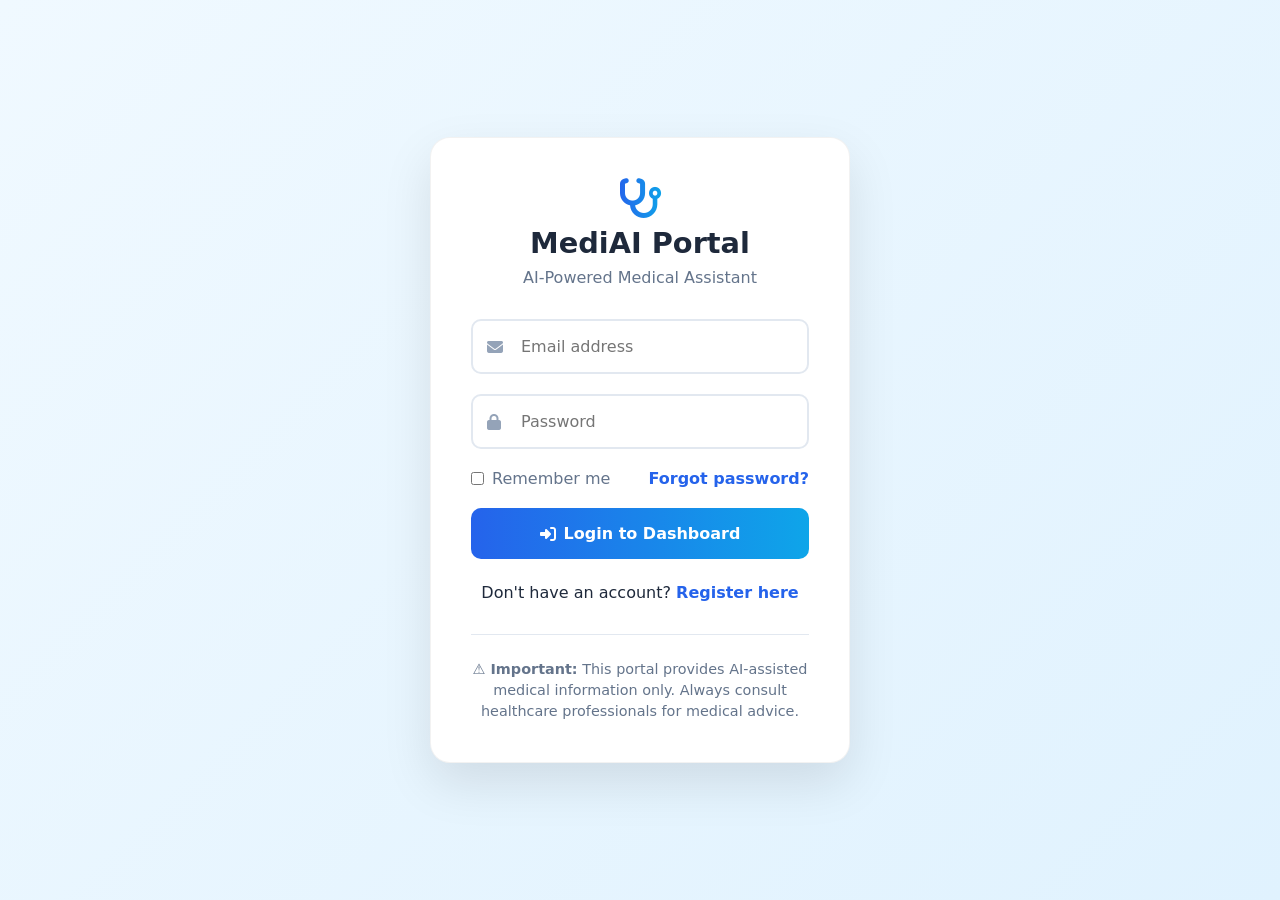
<file: symptom-checker.html>
<!DOCTYPE html>
<html lang="en">
<head>
    <meta charset="UTF-8">
    <meta name="viewport" content="width=device-width, initial-scale=1.0">
    <title>MediAI Portal | AI Symptom Checker</title>
    <link rel="stylesheet" href="https://cdnjs.cloudflare.com/ajax/libs/font-awesome/6.4.0/css/all.min.css">
    <style>
        :root {
            --primary: #2563eb;
            --secondary: #0ea5e9;
            --dark: #1e293b;
            --light: #f8fafc;
            --danger: #ef4444;
            --success: #10b981;
            --warning: #f59e0b;
        }
        
        * {
            margin: 0;
            padding: 0;
            box-sizing: border-box;
            font-family: 'Segoe UI', system-ui, sans-serif;
        }
        
        body {
            background: #f8fafc;
            min-height: 100vh;
        }
        
        .navbar {
            background: white;
            box-shadow: 0 4px 20px rgba(0, 0, 0, 0.08);
            padding: 1rem 2rem;
            display: flex;
            justify-content: space-between;
            align-items: center;
            position: sticky;
            top: 0;
            z-index: 1000;
        }
        
        .logo {
            font-size: 1.8rem;
            font-weight: 800;
            background: linear-gradient(90deg, var(--primary), var(--secondary));
            -webkit-background-clip: text;
            -webkit-text-fill-color: transparent;
            display: flex;
            align-items: center;
            gap: 0.5rem;
        }
        
        .nav-links a {
            margin: 0 0.75rem;
            text-decoration: none;
            color: var(--dark);
            font-weight: 600;
            transition: color 0.3s;
            padding: 0.5rem 1rem;
            border-radius: 8px;
        }
        
        .nav-links a:hover {
            color: var(--primary);
            background: #f0f9ff;
        }
        
        .nav-links a.active {
            color: var(--primary);
            background: #f0f9ff;
        }
        
        .user-menu {
            display: flex;
            align-items: center;
            gap: 1rem;
        }
        
        .user-avatar {
            width: 40px;
            height: 40px;
            border-radius: 50%;
            background: linear-gradient(90deg, var(--primary), var(--secondary));
            color: white;
            display: flex;
            align-items: center;
            justify-content: center;
            font-weight: 600;
        }
        
        .main-content {
            max-width: 1200px;
            margin: 2rem auto;
            padding: 0 2rem;
        }
        
        .page-header {
            text-align: center;
            margin-bottom: 2rem;
        }
        
        .page-header h1 {
            font-size: 2.5rem;
            color: var(--dark);
            margin-bottom: 0.5rem;
        }
        
        .page-header p {
            color: #64748b;
            font-size: 1.1rem;
            max-width: 600px;
            margin: 0 auto;
        }
        
        .warning-banner {
            background: linear-gradient(90deg, #fef3c7, #fde68a);
            border: 1px solid #fbbf24;
            border-radius: 12px;
            padding: 1.5rem;
            margin-bottom: 2rem;
            display: flex;
            align-items: flex-start;
            gap: 1rem;
        }
        
        .warning-icon {
            color: #d97706;
            font-size: 1.5rem;
            flex-shrink: 0;
        }
        
        .warning-content h3 {
            color: #92400e;
            margin-bottom: 0.5rem;
        }
        
        .warning-content p {
            color: #92400e;
            font-size: 0.95rem;
        }
        
        .symptom-container {
            display: grid;
            grid-template-columns: 2fr 1fr;
            gap: 2rem;
            margin-bottom: 2rem;
        }
        
        @media (max-width: 992px) {
            .symptom-container {
                grid-template-columns: 1fr;
            }
        }
        
        .symptom-input-card {
            background: white;
            border-radius: 16px;
            padding: 2rem;
            box-shadow: 0 8px 30px rgba(0, 0, 0, 0.06);
        }
        
        .symptom-categories {
            display: grid;
            grid-template-columns: repeat(auto-fill, minmax(200px, 1fr));
            gap: 1rem;
            margin: 1.5rem 0;
        }
        
        .category-btn {
            padding: 1rem;
            border: 2px solid #e2e8f0;
            background: white;
            border-radius: 10px;
            cursor: pointer;
            transition: all 0.3s;
            text-align: center;
        }
        
        .category-btn:hover {
            border-color: var(--primary);
            background: #f0f9ff;
        }
        
        .category-btn.active {
            border-color: var(--primary);
            background: #f0f9ff;
            color: var(--primary);
        }
        
        .category-btn i {
            display: block;
            font-size: 1.5rem;
            margin-bottom: 0.5rem;
            color: var(--dark);
        }
        
        .category-btn.active i {
            color: var(--primary);
        }
        
        .symptom-list {
            margin: 1.5rem 0;
        }
        
        .symptom-tags {
            display: flex;
            flex-wrap: wrap;
            gap: 0.5rem;
            margin-top: 1rem;
        }
        
        .symptom-tag {
            padding: 0.5rem 1rem;
            background: #f1f5f9;
            border-radius: 20px;
            font-size: 0.9rem;
            color: var(--dark);
            cursor: pointer;
            transition: all 0.3s;
            display: flex;
            align-items: center;
            gap: 0.5rem;
        }
        
        .symptom-tag:hover {
            background: #e2e8f0;
        }
        
        .symptom-tag.selected {
            background: var(--primary);
            color: white;
        }
        
        .symptom-tag.selected i {
            color: white;
        }
        
        .symptom-textarea {
            width: 100%;
            min-height: 150px;
            padding: 1rem;
            border: 2px solid #e2e8f0;
            border-radius: 10px;
            font-size: 1rem;
            resize: vertical;
            margin-top: 1rem;
        }
        
        .symptom-textarea:focus {
            outline: none;
            border-color: var(--primary);
            box-shadow: 0 0 0 3px rgba(37, 99, 235, 0.1);
        }
        
        .analysis-btn {
            width: 100%;
            padding: 1rem;
            background: linear-gradient(90deg, var(--primary), var(--secondary));
            color: white;
            border: none;
            border-radius: 10px;
            font-size: 1.1rem;
            font-weight: 600;
            cursor: pointer;
            transition: all 0.3s;
            display: flex;
            align-items: center;
            justify-content: center;
            gap: 0.5rem;
            margin-top: 1.5rem;
        }
        
        .analysis-btn:hover {
            transform: translateY(-2px);
            box-shadow: 0 6px 20px rgba(37, 99, 235, 0.3);
        }
        
        .symptom-sidebar {
            background: white;
            border-radius: 16px;
            padding: 2rem;
            box-shadow: 0 8px 30px rgba(0, 0, 0, 0.06);
            height: fit-content;
        }
        
        .selected-symptoms {
            margin-top: 1.5rem;
        }
        
        .selected-list {
            margin-top: 1rem;
        }
        
        .selected-item {
            display: flex;
            justify-content: space-between;
            align-items: center;
            padding: 0.75rem;
            background: #f8fafc;
            border-radius: 8px;
            margin-bottom: 0.5rem;
        }
        
        .selected-item button {
            background: none;
            border: none;
            color: var(--danger);
            cursor: pointer;
            font-size: 0.9rem;
        }
        
        .ai-results-card {
            background: white;
            border-radius: 16px;
            padding: 2rem;
            box-shadow: 0 8px 30px rgba(0, 0, 0, 0.06);
            margin-top: 2rem;
            display: none;
        }
        
        .ai-results-card.active {
            display: block;
            animation: slideIn 0.5s ease;
        }
        
        @keyframes slideIn {
            from {
                opacity: 0;
                transform: translateY(20px);
            }
            to {
                opacity: 1;
                transform: translateY(0);
            }
        }
        
        .ai-header {
            display: flex;
            align-items: center;
            gap: 1rem;
            margin-bottom: 1.5rem;
        }
        
        .ai-icon {
            width: 60px;
            height: 60px;
            background: linear-gradient(90deg, var(--primary), var(--secondary));
            border-radius: 12px;
            display: flex;
            align-items: center;
            justify-content: center;
            color: white;
            font-size: 1.5rem;
        }
        
        .results-grid {
            display: grid;
            grid-template-columns: repeat(auto-fit, minmax(300px, 1fr));
            gap: 1.5rem;
            margin-top: 1.5rem;
        }
        
        .condition-card {
            background: #f8fafc;
            border-radius: 12px;
            padding: 1.5rem;
            border-left: 4px solid var(--primary);
        }
        
        .condition-name {
            font-size: 1.2rem;
            font-weight: 600;
            color: var(--dark);
            margin-bottom: 0.5rem;
        }
        
        .confidence-meter {
            height: 8px;
            background: #e2e8f0;
            border-radius: 4px;
            margin: 1rem 0;
            overflow: hidden;
        }
        
        .confidence-fill {
            height: 100%;
            background: var(--primary);
            border-radius: 4px;
            transition: width 1s ease;
        }
        
        .severity-badge {
            display: inline-block;
            padding: 0.25rem 0.75rem;
            border-radius: 20px;
            font-size: 0.75rem;
            font-weight: 600;
            margin-top: 0.5rem;
        }
        
        .severity-low { background: #d1fae5; color: #065f46; }
        .severity-medium { background: #fef3c7; color: #92400e; }
        .severity-high { background: #fee2e2; color: #991b1b; }
        
        .recommendations {
            background: #f0f9ff;
            border-radius: 12px;
            padding: 1.5rem;
            margin-top: 1.5rem;
        }
        
        .recommendations h3 {
            color: var(--primary);
            margin-bottom: 1rem;
            display: flex;
            align-items: center;
            gap: 0.5rem;
        }
        
        .recommendation-item {
            display: flex;
            align-items: flex-start;
            gap: 1rem;
            margin-bottom: 1rem;
            padding-bottom: 1rem;
            border-bottom: 1px solid rgba(37, 99, 235, 0.1);
        }
        
        .recommendation-item:last-child {
            border-bottom: none;
            margin-bottom: 0;
            padding-bottom: 0;
        }
        
        .recommendation-icon {
            color: var(--primary);
            flex-shrink: 0;
        }
        
        .loading-indicator {
            text-align: center;
            padding: 3rem;
            display: none;
        }
        
        .loading-indicator.active {
            display: block;
        }
        
        .ai-thinking {
            display: flex;
            align-items: center;
            justify-content: center;
            gap: 1rem;
            margin-bottom: 1rem;
        }
        
        .pulse-dot {
            width: 12px;
            height: 12px;
            background: var(--primary);
            border-radius: 50%;
            animation: pulse 1.5s infinite;
        }
        
        .pulse-dot:nth-child(2) {
            animation-delay: 0.2s;
        }
        
        .pulse-dot:nth-child(3) {
            animation-delay: 0.4s;
        }
        
        @keyframes pulse {
            0%, 100% { opacity: 0.2; }
            50% { opacity: 1; }
        }
        
        @media (max-width: 768px) {
            .navbar {
                flex-direction: column;
                gap: 1rem;
                padding: 1rem;
            }
            
            .nav-links {
                display: flex;
                flex-wrap: wrap;
                justify-content: center;
                gap: 0.5rem;
            }
            
            .nav-links a {
                margin: 0;
                padding: 0.5rem;
                font-size: 0.9rem;
            }
            
            .main-content {
                padding: 0 1rem;
            }
            
            .symptom-categories {
                grid-template-columns: repeat(auto-fill, minmax(150px, 1fr));
            }
        }
    </style>
</head>
<body>
    <!-- Navigation -->
    <nav class="navbar">
        <div class="logo">
            <i class="fas fa-stethoscope"></i>
            <span>MediAI Portal</span>
        </div>
        
        <div class="nav-links">
            <a href="index.html"><i class="fas fa-home"></i> Dashboard</a>
            <a href="search.html"><i class="fas fa-search"></i> Medicine Search</a>
            <a href="symptom-checker.html" class="active"><i class="fas fa-robot"></i> Symptom Check</a>
            <a href="prescription.html"><i class="fas fa-file-prescription"></i> Prescription</a>
            <a href="profile.html"><i class="fas fa-user"></i> Profile</a>
        </div>
        
        <div class="user-menu">
            <div class="user-avatar" id="userInitials">JD</div>
            <button onclick="logout()" style="background: none; border: none; color: var(--dark); cursor: pointer;">
                <i class="fas fa-sign-out-alt"></i>
            </button>
        </div>
    </nav>
    
    <!-- Main Content -->
    <div class="main-content">
        <div class="page-header">
            <h1>AI Symptom Checker</h1>
            <p>Describe your symptoms and get AI-powered analysis of possible conditions</p>
        </div>
        
        <div class="warning-banner">
            <div class="warning-icon">
                <i class="fas fa-exclamation-triangle"></i>
            </div>
            <div class="warning-content">
                <h3>Important Medical Disclaimer</h3>
                <p>This AI symptom checker provides information for educational purposes only. 
                It is not a substitute for professional medical advice, diagnosis, or treatment. 
                Always seek the advice of your physician or other qualified health provider with 
                any questions you may have regarding a medical condition.</p>
            </div>
        </div>
        
        <div class="symptom-container">
            <!-- Left Column: Symptom Input -->
            <div class="symptom-input-card">
                <h2 style="color: var(--dark); margin-bottom: 1.5rem;">Describe Your Symptoms</h2>
                
                <div class="symptom-list">
                    <h3 style="color: var(--dark); margin-bottom: 1rem;">Common Symptom Categories</h3>
                    <div class="symptom-categories" id="symptomCategories">
                        <!-- Categories will be loaded by JavaScript -->
                    </div>
                </div>
                
                <div class="symptom-list">
                    <h3 style="color: var(--dark); margin-bottom: 1rem;">Selected Symptoms</h3>
                    <div class="symptom-tags" id="selectedSymptoms">
                        <!-- Selected symptoms will appear here -->
                    </div>
                </div>
                
                <div>
                    <h3 style="color: var(--dark); margin-bottom: 1rem;">Additional Details</h3>
                    <textarea class="symptom-textarea" id="symptomDetails" 
                              placeholder="Provide additional details about your symptoms (duration, severity, other relevant information)..."></textarea>
                </div>
                
                <button class="analysis-btn" onclick="analyzeSymptoms()" id="analyzeBtn">
                    <i class="fas fa-brain"></i> Analyze Symptoms with AI
                </button>
            </div>
            
            <!-- Right Column: Selected Symptoms -->
            <div class="symptom-sidebar">
                <h2 style="color: var(--dark); margin-bottom: 1rem;">Your Symptoms</h2>
                <p style="color: #64748b; font-size: 0.95rem;">
                    Select symptoms from the categories or describe them below
                </p>
                
                <div class="selected-symptoms">
                    <h3 style="color: var(--dark); font-size: 1rem; margin-bottom: 1rem;">
                        Currently Selected (<span id="symptomCount">0</span>)
                    </h3>
                    <div class="selected-list" id="symptomList">
                        <p style="color: #94a3b8; text-align: center; padding: 1rem;">
                            No symptoms selected yet
                        </p>
                    </div>
                </div>
                
                <div style="margin-top: 2rem;">
                    <h3 style="color: var(--dark); font-size: 1rem; margin-bottom: 1rem;">
                        Symptom Duration
                    </h3>
                    <select id="symptomDuration" class="symptom-tag" style="width: 100%; padding: 0.75rem; border: 2px solid #e2e8f0;">
                        <option value="">Select duration</option>
                        <option value="hours">Less than 24 hours</option>
                        <option value="days">1-3 days</option>
                        <option value="week">4-7 days</option>
                        <option value="weeks">1-2 weeks</option>
                        <option value="month">More than a month</option>
                    </select>
                </div>
                
                <div style="margin-top: 1.5rem;">
                    <h3 style="color: var(--dark); font-size: 1rem; margin-bottom: 1rem;">
                        Severity Level
                    </h3>
                    <div style="display: flex; gap: 0.5rem;">
                        <button class="symptom-tag" onclick="setSeverity('mild')" id="severityMild">
                            Mild
                        </button>
                        <button class="symptom-tag" onclick="setSeverity('moderate')" id="severityModerate">
                            Moderate
                        </button>
                        <button class="symptom-tag" onclick="setSeverity('severe')" id="severitySevere">
                            Severe
                        </button>
                    </div>
                </div>
            </div>
        </div>
        
        <!-- Loading Indicator -->
        <div class="loading-indicator" id="loadingIndicator">
            <div class="ai-thinking">
                <div class="pulse-dot"></div>
                <div class="pulse-dot"></div>
                <div class="pulse-dot"></div>
            </div>
            <h3 style="color: var(--dark); margin-bottom: 0.5rem;">AI is Analyzing Your Symptoms</h3>
            <p style="color: #64748b;">Checking against medical databases and analyzing patterns...</p>
        </div>
        
        <!-- AI Results -->
        <div class="ai-results-card" id="aiResults">
            <div class="ai-header">
                <div class="ai-icon">
                    <i class="fas fa-robot"></i>
                </div>
                <div>
                    <h2 style="color: var(--dark);">AI Analysis Results</h2>
                    <p style="color: #64748b;">
                        Based on your symptoms and our medical database
                    </p>
                </div>
            </div>
            
            <div id="resultsContent">
                <!-- Results will be loaded here by JavaScript -->
            </div>
        </div>
    </div>

    <script>
        // Symptom data
        const symptomCategories = [
            {
                id: 'general',
                name: 'General',
                icon: 'fas fa-user',
                symptoms: ['Fever', 'Fatigue', 'Weight loss', 'Weight gain', 'Night sweats']
            },
            {
                id: 'head',
                name: 'Head & Neck',
                icon: 'fas fa-head-side-virus',
                symptoms: ['Headache', 'Dizziness', 'Sore throat', 'Runny nose', 'Ear pain']
            },
            {
                id: 'chest',
                name: 'Chest & Breathing',
                icon: 'fas fa-lungs',
                symptoms: ['Cough', 'Chest pain', 'Shortness of breath', 'Wheezing', 'Palpitations']
            },
            {
                id: 'abdominal',
                name: 'Abdominal',
                icon: 'fas fa-stomach',
                symptoms: ['Abdominal pain', 'Nausea', 'Vomiting', 'Diarrhea', 'Constipation']
            },
            {
                id: 'musculoskeletal',
                name: 'Musculoskeletal',
                icon: 'fas fa-bone',
                symptoms: ['Joint pain', 'Back pain', 'Muscle aches', 'Swelling', 'Stiffness']
            },
            {
                id: 'skin',
                name: 'Skin',
                icon: 'fas fa-allergies',
                symptoms: ['Rash', 'Itching', 'Hives', 'Swelling', 'Redness']
            }
        ];
        
        let selectedSymptoms = [];
        let currentSeverity = 'moderate';
        
        // Initialize user
        function initUser() {
            const user = JSON.parse(localStorage.getItem('currentUser'));
            if (!user) {
                window.location.href = 'login.html';
                return;
            }
            
            // Set user initials
            const userName = user.name || 'User';
            const initials = userName.split(' ').map(n => n[0]).join('').toUpperCase();
            document.getElementById('userInitials').textContent = initials;
            
            // Load symptom categories
            loadSymptomCategories();
            updateSymptomDisplay();
        }
        
        // Load symptom categories
        function loadSymptomCategories() {
            const container = document.getElementById('symptomCategories');
            container.innerHTML = '';
            
            symptomCategories.forEach(category => {
                const button = document.createElement('button');
                button.className = 'category-btn';
                button.onclick = () => toggleCategory(category.id);
                button.innerHTML = `
                    <i class="${category.icon}"></i>
                    <span>${category.name}</span>
                `;
                container.appendChild(button);
                
                // Create symptom tags for this category
                const tagsContainer = document.createElement('div');
                tagsContainer.className = 'symptom-tags';
                tagsContainer.id = `tags-${category.id}`;
                tagsContainer.style.display = 'none';
                
                category.symptoms.forEach(symptom => {
                    const tag = document.createElement('div');
                    tag.className = 'symptom-tag';
                    tag.textContent = symptom;
                    tag.onclick = () => toggleSymptom(symptom);
                    tagsContainer.appendChild(tag);
                });
                
                // Insert after the button
                button.parentNode.insertBefore(tagsContainer, button.nextSibling);
            });
        }
        
        // Toggle category visibility
        function toggleCategory(categoryId) {
            const button = document.querySelector(`[onclick="toggleCategory('${categoryId}')"]`);
            const tagsContainer = document.getElementById(`tags-${categoryId}`);
            
            // Toggle active class on button
            button.classList.toggle('active');
            
            // Toggle visibility of symptom tags
            if (tagsContainer.style.display === 'none') {
                tagsContainer.style.display = 'flex';
            } else {
                tagsContainer.style.display = 'none';
            }
        }
        
        // Toggle symptom selection
        function toggleSymptom(symptom) {
            const tag = event.target;
            const index = selectedSymptoms.indexOf(symptom);
            
            if (index === -1) {
                // Add symptom
                selectedSymptoms.push(symptom);
                tag.classList.add('selected');
                tag.innerHTML = `<i class="fas fa-check"></i> ${symptom}`;
            } else {
                // Remove symptom
                selectedSymptoms.splice(index, 1);
                tag.classList.remove('selected');
                tag.innerHTML = symptom;
            }
            
            updateSymptomDisplay();
        }
        
        // Set severity level
        function setSeverity(severity) {
            currentSeverity = severity;
            
            // Update button states
            document.getElementById('severityMild').classList.remove('selected');
            document.getElementById('severityModerate').classList.remove('selected');
            document.getElementById('severitySevere').classList.remove('selected');
            
            document.getElementById(`severity${severity.charAt(0).toUpperCase() + severity.slice(1)}`).classList.add('selected');
        }
        
        // Update symptom display
        function updateSymptomDisplay() {
            const countElement = document.getElementById('symptomCount');
            const listElement = document.getElementById('symptomList');
            const selectedContainer = document.getElementById('selectedSymptoms');
            
            // Update count
            countElement.textContent = selectedSymptoms.length;
            
            // Update selected symptoms tags
            selectedContainer.innerHTML = '';
            selectedSymptoms.forEach(symptom => {
                const tag = document.createElement('div');
                tag.className = 'symptom-tag selected';
                tag.innerHTML = `<i class="fas fa-check"></i> ${symptom}`;
                tag.onclick = () => toggleSymptom(symptom);
                selectedContainer.appendChild(tag);
            });
            
            // Update symptom list
            listElement.innerHTML = '';
            
            if (selectedSymptoms.length === 0) {
                listElement.innerHTML = '<p style="color: #94a3b8; text-align: center; padding: 1rem;">No symptoms selected yet</p>';
            } else {
                selectedSymptoms.forEach(symptom => {
                    const item = document.createElement('div');
                    item.className = 'selected-item';
                    item.innerHTML = `
                        <span>${symptom}</span>
                        <button onclick="removeSymptom('${symptom}')">
                            <i class="fas fa-times"></i>
                        </button>
                    `;
                    listElement.appendChild(item);
                });
            }
        }
        
        // Remove symptom
        function removeSymptom(symptom) {
            const index = selectedSymptoms.indexOf(symptom);
            if (index !== -1) {
                selectedSymptoms.splice(index, 1);
                
                // Also remove from tag selection
                const tags = document.querySelectorAll('.symptom-tag');
                tags.forEach(tag => {
                    if (tag.textContent.includes(symptom)) {
                        tag.classList.remove('selected');
                        tag.innerHTML = symptom;
                    }
                });
                
                updateSymptomDisplay();
            }
        }
        
        // Analyze symptoms
        function analyzeSymptoms() {
            const details = document.getElementById('symptomDetails').value;
            const duration = document.getElementById('symptomDuration').value;
            
            if (selectedSymptoms.length === 0 && !details.trim()) {
                alert('Please select symptoms or describe them in the text area.');
                return;
            }
            
            // Show loading
            document.getElementById('loadingIndicator').classList.add('active');
            document.getElementById('aiResults').classList.remove('active');
            
            // Disable analyze button
            const analyzeBtn = document.getElementById('analyzeBtn');
            analyzeBtn.disabled = true;
            analyzeBtn.innerHTML = '<i class="fas fa-spinner fa-spin"></i> Analyzing...';
            
            // Simulate AI analysis (in real app, this would be an API call)
            setTimeout(() => {
                generateAIResults();
                document.getElementById('loadingIndicator').classList.remove('active');
                document.getElementById('aiResults').classList.add('active');
                
                // Re-enable analyze button
                analyzeBtn.disabled = false;
                analyzeBtn.innerHTML = '<i class="fas fa-brain"></i> Analyze Symptoms with AI';
                
                // Scroll to results
                document.getElementById('aiResults').scrollIntoView({ behavior: 'smooth' });
            }, 3000);
        }
        
        // Generate AI results
        function generateAIResults() {
            const resultsContent = document.getElementById('resultsContent');
            const duration = document.getElementById('symptomDuration').value;
            const details = document.getElementById('symptomDetails').value;
            
            // Sample AI results based on symptoms
            const possibleConditions = [
                {
                    name: "Upper Respiratory Infection",
                    confidence: Math.floor(Math.random() * 30) + 65,
                    description: "Common viral infection affecting the nose, throat, and airways.",
                    severity: "low",
                    recommendations: [
                        "Rest and stay hydrated",
                        "Use over-the-counter fever reducers if needed",
                        "Use saline nasal drops for congestion",
                        "Monitor temperature regularly"
                    ]
                },
                {
                    name: "Viral Gastroenteritis",
                    confidence: Math.floor(Math.random() * 25) + 40,
                    description: "Stomach flu causing inflammation of the stomach and intestines.",
                    severity: "medium",
                    recommendations: [
                        "Drink plenty of clear fluids",
                        "Follow BRAT diet (bananas, rice, applesauce, toast)",
                        "Avoid dairy and fatty foods",
                        "Rest and monitor for dehydration signs"
                    ]
                },
                {
                    name: "Seasonal Allergies",
                    confidence: Math.floor(Math.random() * 20) + 30,
                    description: "Allergic reaction to pollen or other environmental allergens.",
                    severity: "low",
                    recommendations: [
                        "Use antihistamines as directed",
                        "Keep windows closed during high pollen days",
                        "Use air purifier at home",
                        "Shower after being outdoors"
                    ]
                }
            ];
            
            // Filter based on selected symptoms
            let filteredConditions = possibleConditions;
            
            if (selectedSymptoms.includes('Fever') && selectedSymptoms.includes('Cough')) {
                filteredConditions = [possibleConditions[0], possibleConditions[2]];
            } else if (selectedSymptoms.includes('Nausea') || selectedSymptoms.includes('Vomiting')) {
                filteredConditions = [possibleConditions[1], possibleConditions[0]];
            }
            
            let html = `
                <div style="margin-bottom: 2rem;">
                    <h3 style="color: var(--dark); margin-bottom: 1rem;">Analysis Summary</h3>
                    <p style="color: #64748b;">
                        Based on ${selectedSymptoms.length} symptom${selectedSymptoms.length !== 1 ? 's' : ''} 
                        ${duration ? `lasting ${duration}` : ''}${details ? ' and additional details provided' : ''}, 
                        our AI has analyzed possible conditions:
                    </p>
                </div>
                
                <div class="results-grid">
            `;
            
            filteredConditions.forEach(condition => {
                const severityClass = `severity-${condition.severity}`;
                const severityText = condition.severity === 'low' ? 'Low Severity' : 
                                   condition.severity === 'medium' ? 'Moderate Severity' : 'High Severity';
                
                html += `
                    <div class="condition-card">
                        <div class="condition-name">${condition.name}</div>
                        <p style="color: #64748b; font-size: 0.9rem; margin-bottom: 1rem;">
                            ${condition.description}
                        </p>
                        
                        <div style="display: flex; justify-content: space-between; align-items: center; margin-bottom: 0.5rem;">
                            <span style="color: var(--dark); font-size: 0.9rem;">AI Confidence</span>
                            <span style="color: var(--primary); font-weight: 600;">${condition.confidence}%</span>
                        </div>
                        
                        <div class="confidence-meter">
                            <div class="confidence-fill" style="width: ${condition.confidence}%"></div>
                        </div>
                        
                        <div class="${severityClass} severity-badge">
                            ${severityText}
                        </div>
                    </div>
                `;
            });
            
            html += `
                </div>
                
                <div class="recommendations">
                    <h3><i class="fas fa-heartbeat"></i> Recommended Actions</h3>
                    
                    <div class="recommendation-item">
                        <div class="recommendation-icon">
                            <i class="fas fa-user-md"></i>
                        </div>
                        <div>
                            <strong style="color: var(--dark);">Consult a Healthcare Professional</strong>
                            <p style="color: #64748b; margin-top: 0.25rem;">
                                Schedule an appointment with your doctor for proper diagnosis and treatment.
                            </p>
                        </div>
                    </div>
                    
                    <div class="recommendation-item">
                        <div class="recommendation-icon">
                            <i class="fas fa-prescription-bottle"></i>
                        </div>
                        <div>
                            <strong style="color: var(--dark);">Monitor Symptoms</strong>
                            <p style="color: #64748b; margin-top: 0.25rem;">
                                Keep track of symptom changes, temperature, and any new symptoms that develop.
                            </p>
                        </div>
                    </div>
                    
                    <div class="recommendation-item">
                        <div class="recommendation-icon">
                            <i class="fas fa-exclamation-triangle"></i>
                        </div>
                        <div>
                            <strong style="color: var(--dark);">Seek Immediate Care If</strong>
                            <p style="color: #64748b; margin-top: 0.25rem;">
                                Difficulty breathing, severe pain, high fever (over 103°F), or confusion develops.
                            </p>
                        </div>
                    </div>
                </div>
                
                <div style="background: #fef3c7; padding: 1.5rem; border-radius: 12px; margin-top: 2rem;">
                    <div style="display: flex; align-items: flex-start; gap: 1rem;">
                        <i class="fas fa-robot" style="color: #d97706; font-size: 1.5rem;"></i>
                        <div>
                            <h4 style="color: #92400e; margin-bottom: 0.5rem;">AI Analysis Note</h4>
                            <p style="color: #92400e; font-size: 0.9rem;">
                                This analysis is based on patterns in medical literature and symptom databases. 
                                It becomes more accurate with more detailed symptom information. The confidence 
                                score reflects how closely your symptoms match typical patterns for each condition.
                            </p>
                        </div>
                    </div>
                </div>
            `;
            
            resultsContent.innerHTML = html;
        }
        
        function logout() {
            localStorage.removeItem('currentUser');
            localStorage.removeItem('authToken');
            window.location.href = 'login.html';
        }
        
        // Initialize on page load
        window.addEventListener('DOMContentLoaded', initUser);
        window.addEventListener('DOMContentLoaded', () => setSeverity('moderate'));
    </script>
</body>
</html>
</file>
